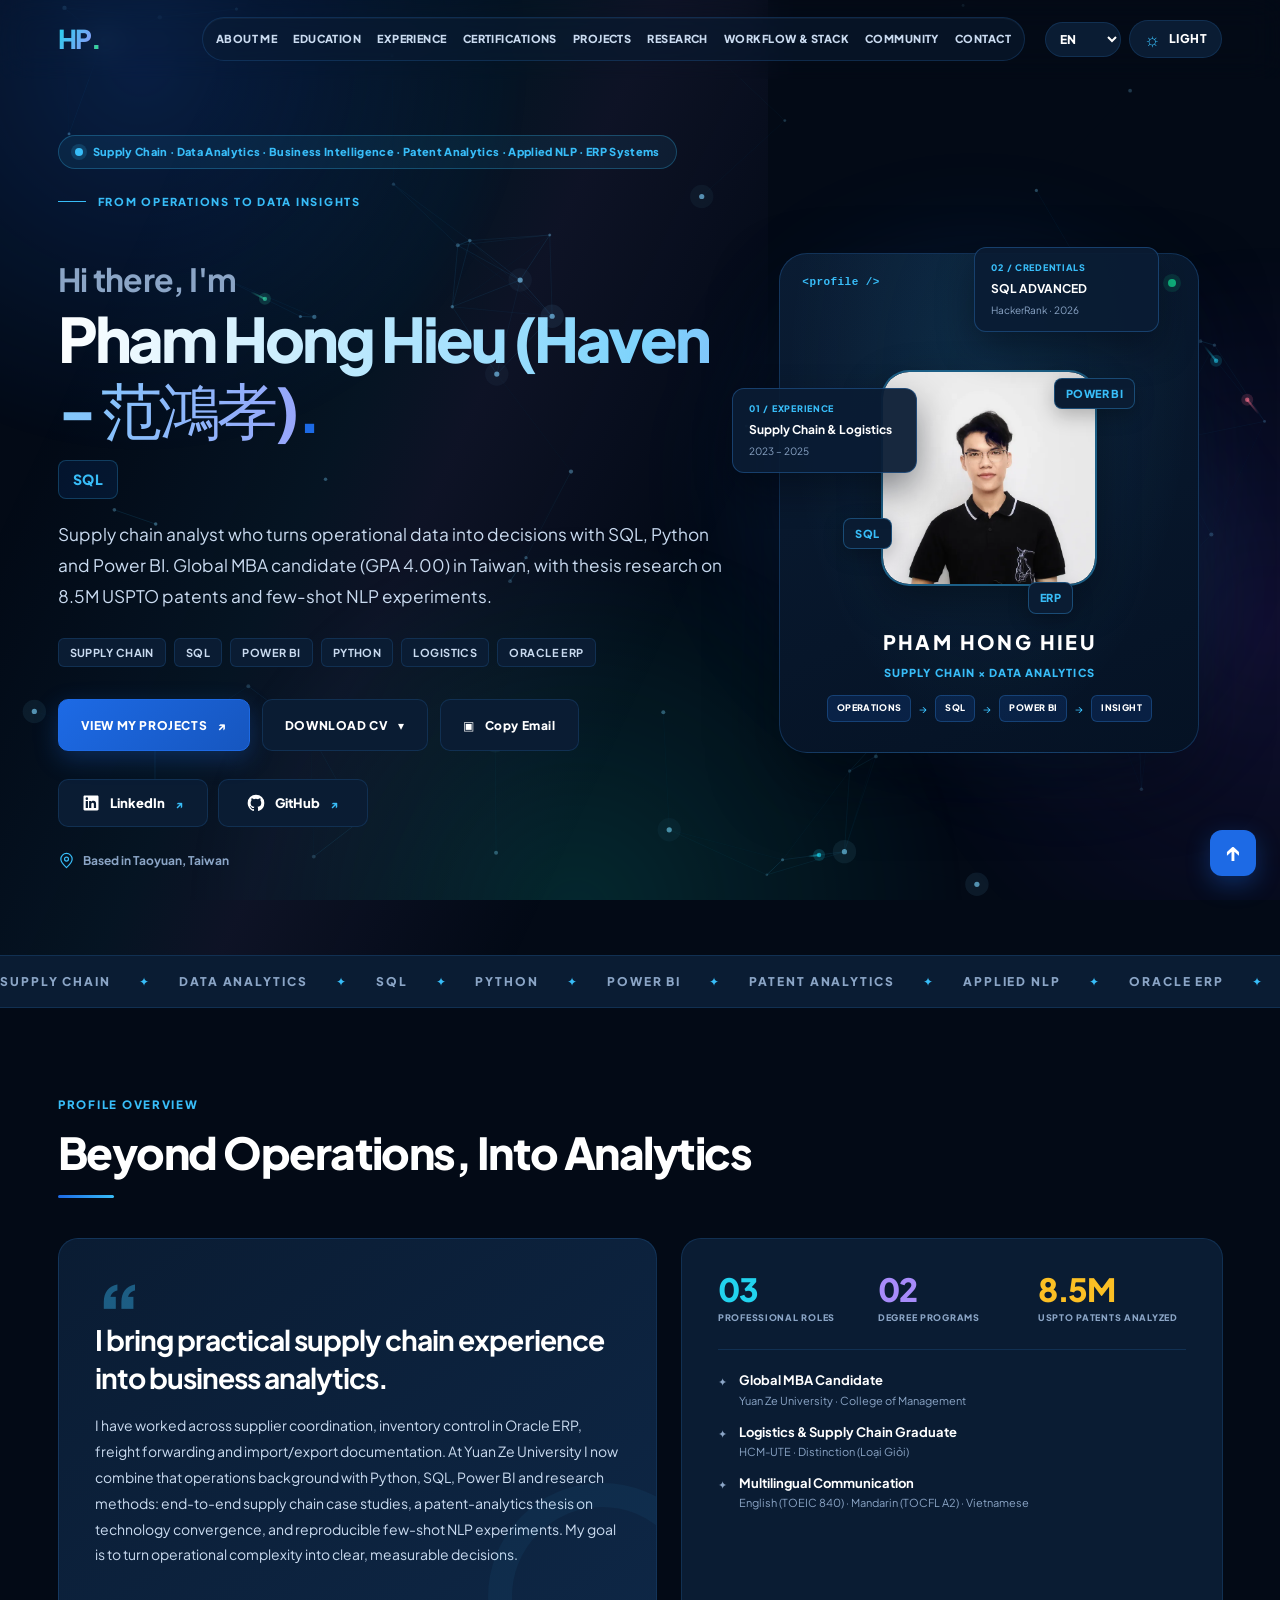
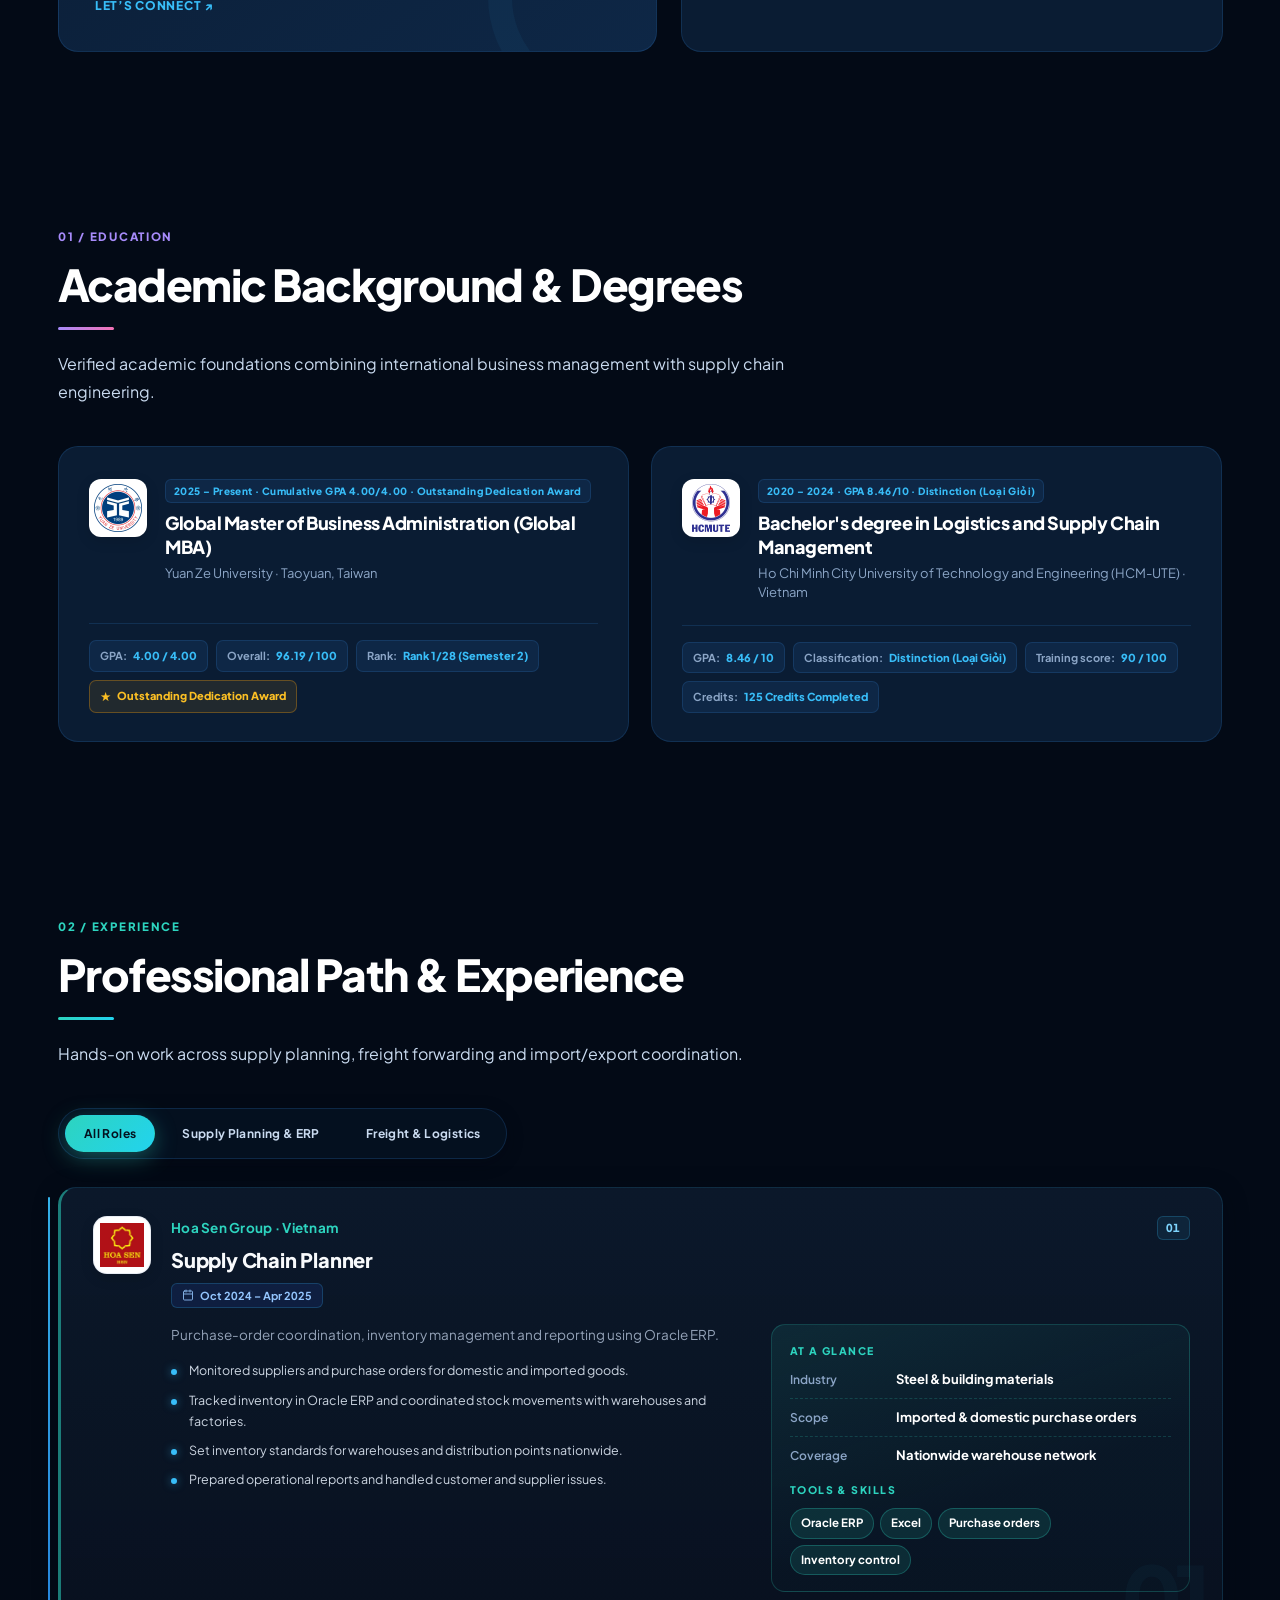
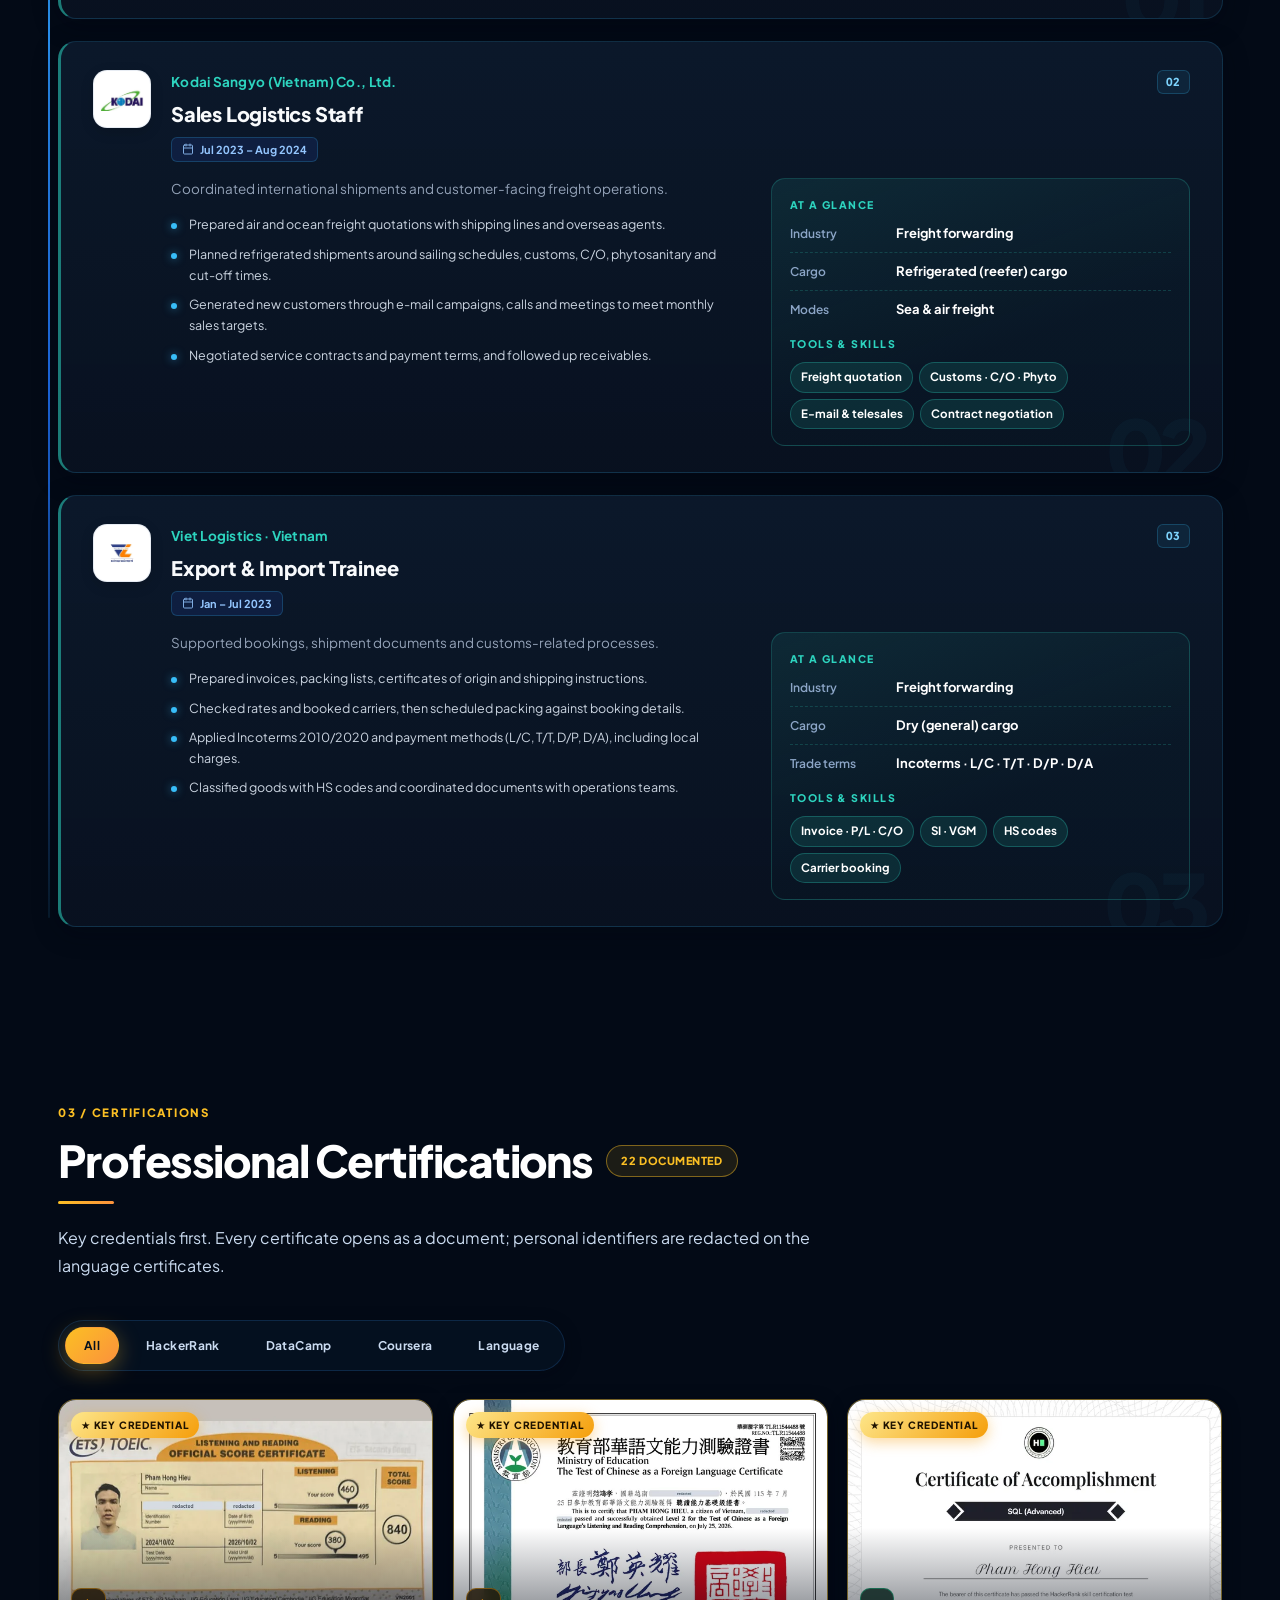
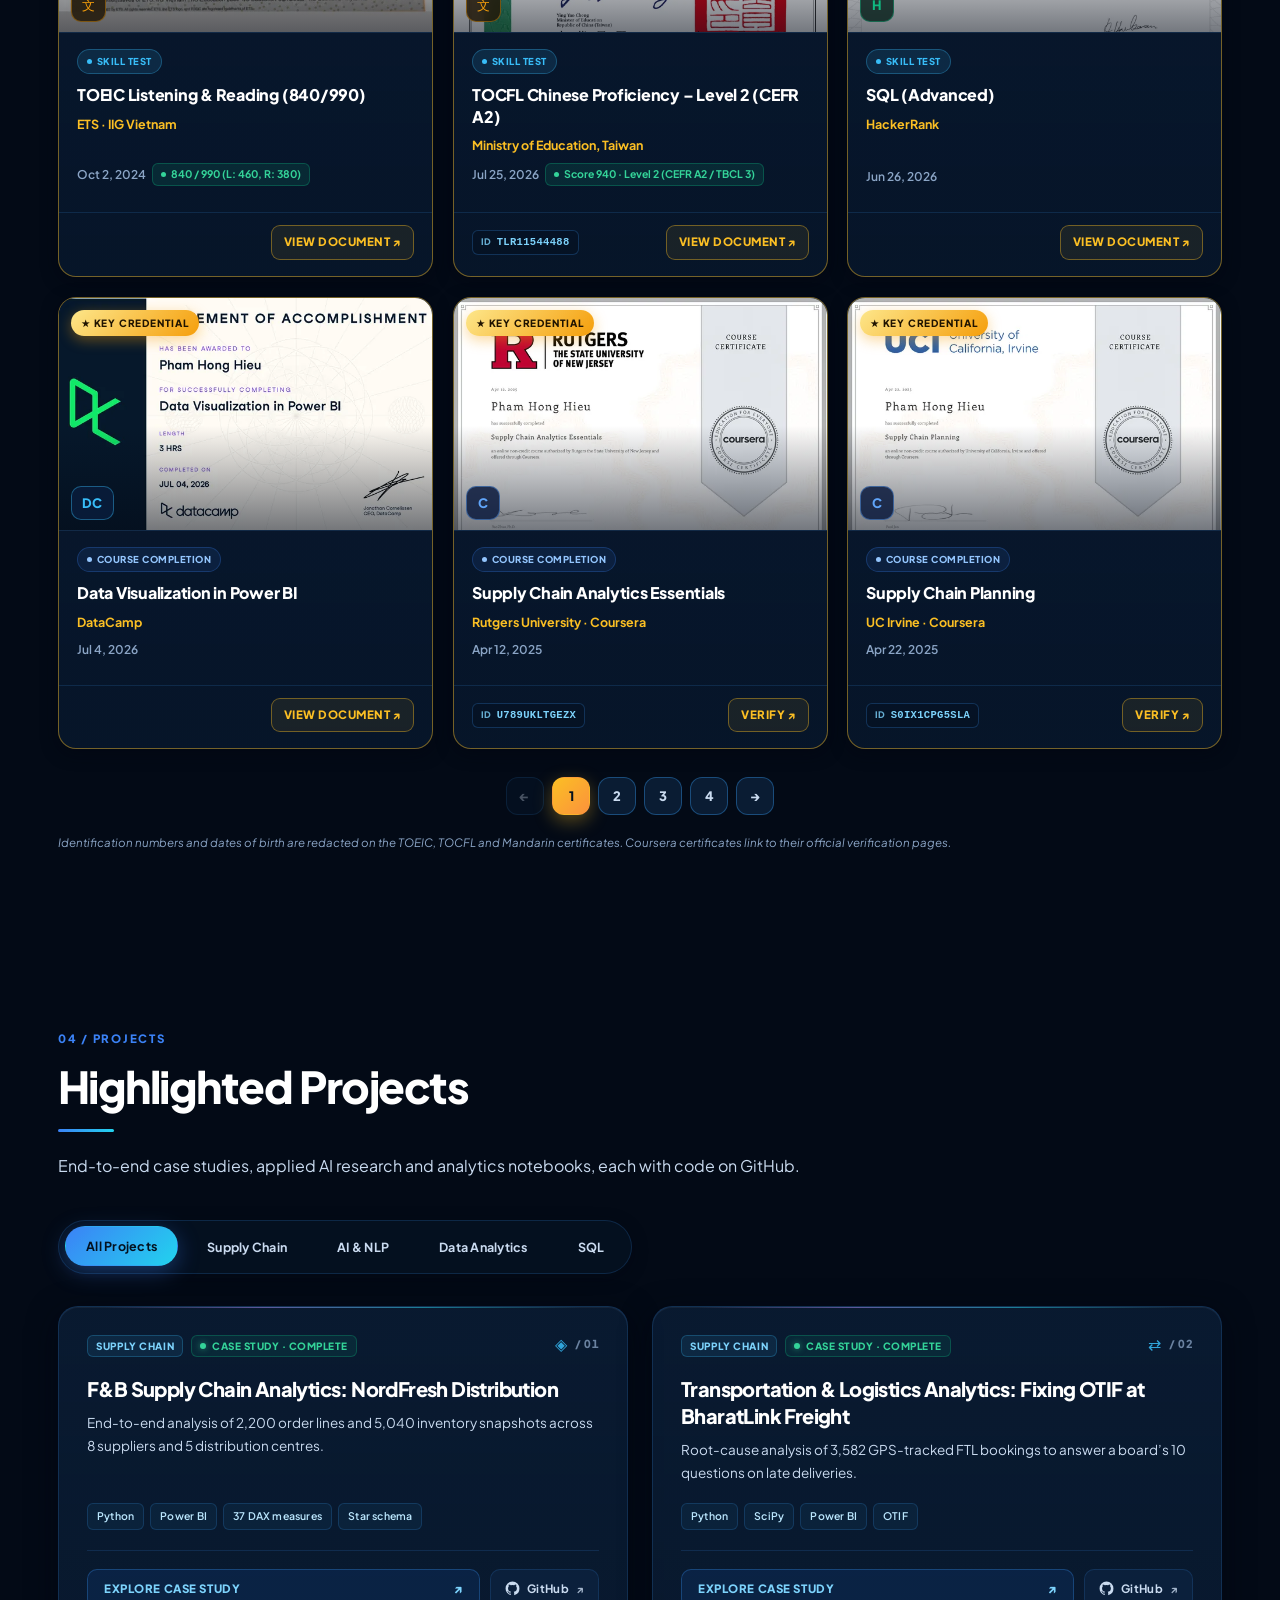
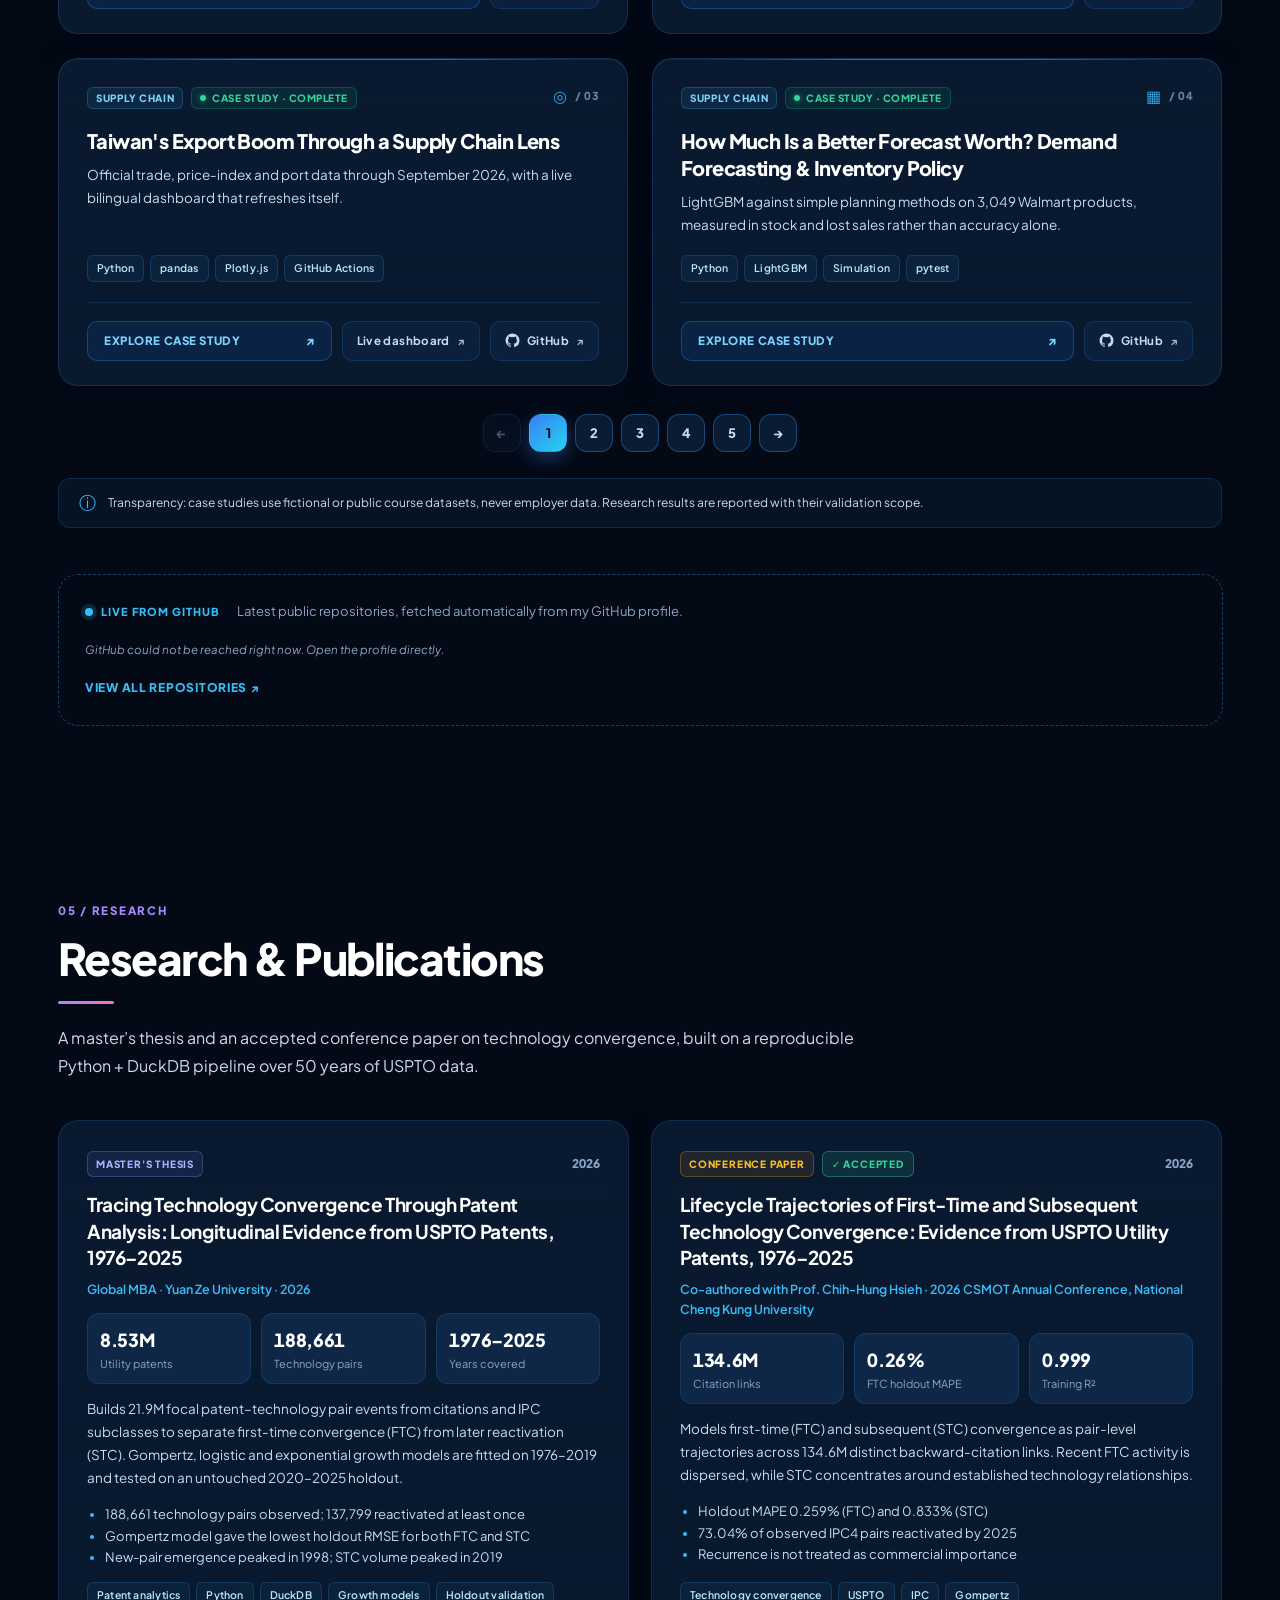
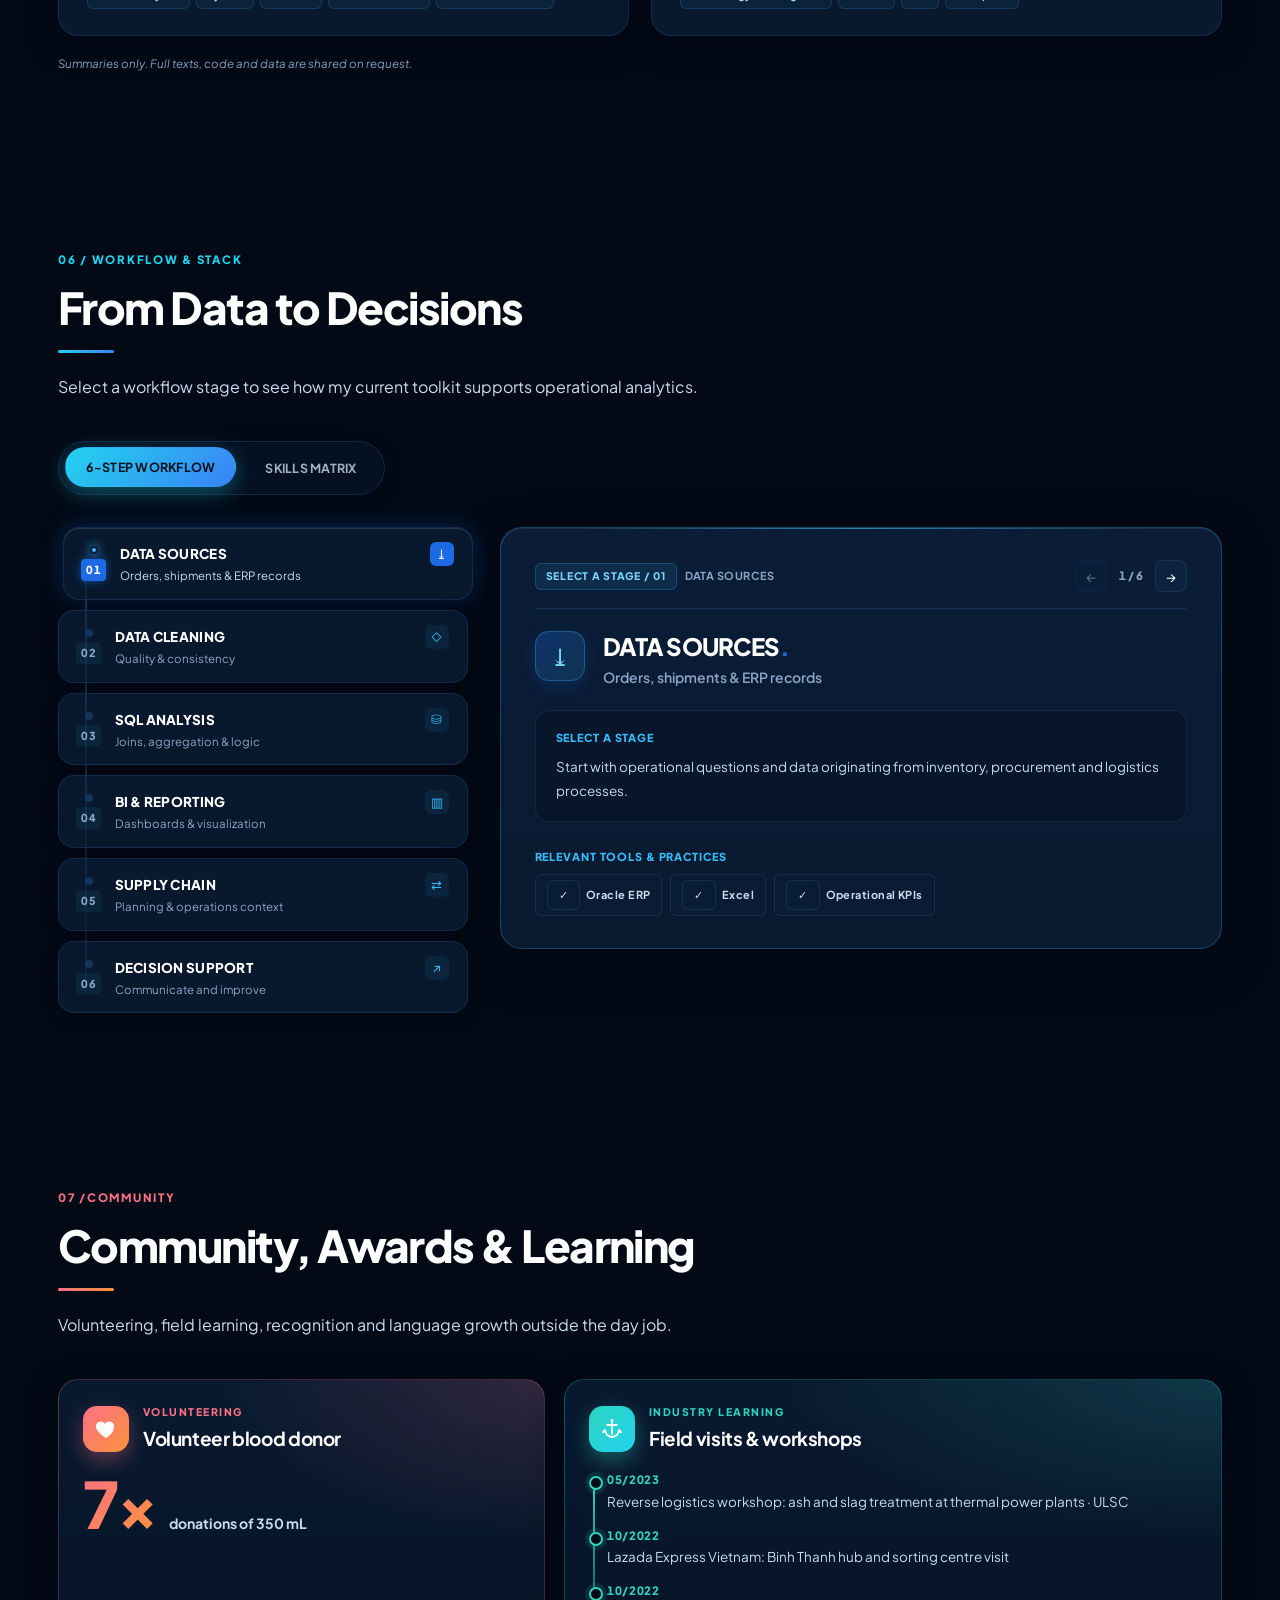
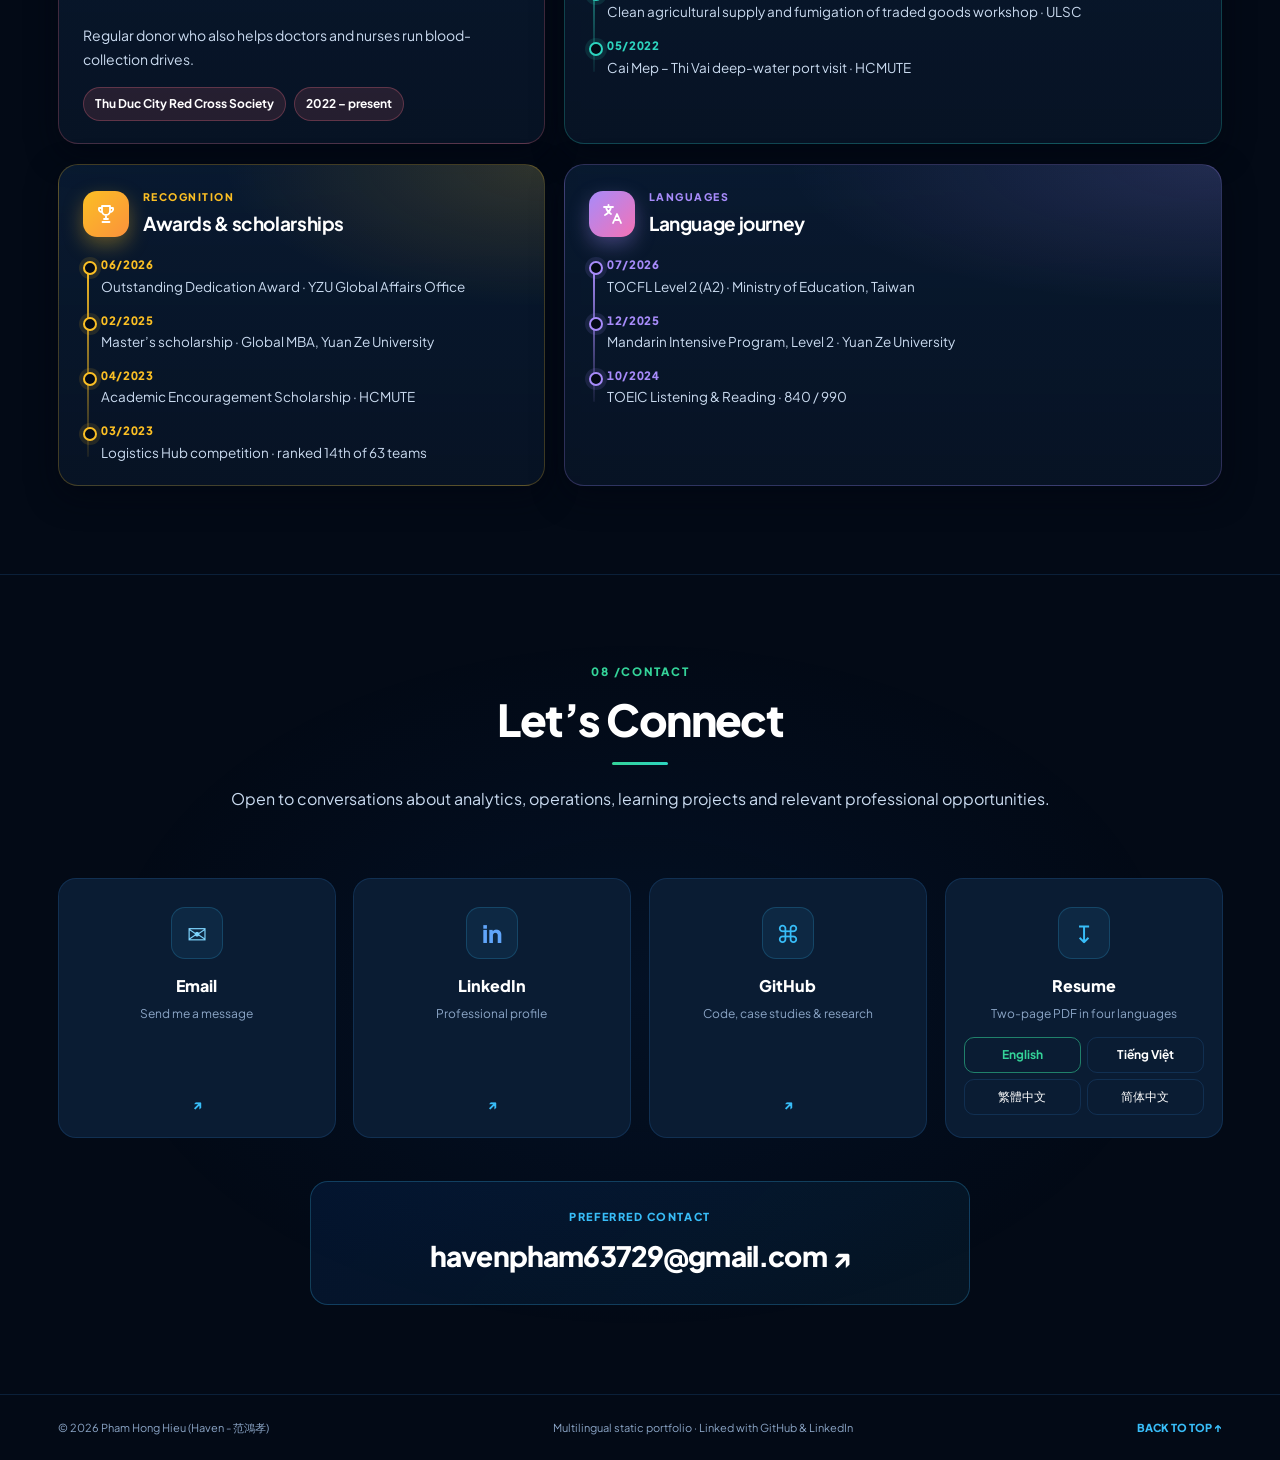
<file: index.html>
<!doctype html>
<html lang="en">
<head>
  <meta charset="utf-8">
  <meta name="viewport" content="width=device-width, initial-scale=1">
  <meta name="theme-color" content="#030A16" media="(prefers-color-scheme: dark)">
  <meta name="description" content="Pham Hong Hieu (Haven - 范鴻孝) — Supply Chain Analytics, Data Analytics and Applied AI Research Portfolio. Case studies, research, experience and certifications.">
  <title>Pham Hong Hieu (Haven - 范鴻孝) | Supply Chain × Data Analytics × AI Research</title>
  <link rel="canonical" href="https://haven-portfolio02.vercel.app/">
<link rel="alternate" hreflang="en" href="https://haven-portfolio02.vercel.app/?lang=en">
<link rel="alternate" hreflang="vi" href="https://haven-portfolio02.vercel.app/?lang=vi">
<link rel="alternate" hreflang="zh-Hant" href="https://haven-portfolio02.vercel.app/?lang=zh-Hant">
<link rel="alternate" hreflang="zh-Hans" href="https://haven-portfolio02.vercel.app/?lang=zh-Hans">
<link rel="alternate" hreflang="x-default" href="https://haven-portfolio02.vercel.app/">
  <meta property="og:type" content="profile">
  <meta property="og:url" content="https://haven-portfolio02.vercel.app/">
  <meta property="og:title" content="Pham Hong Hieu (Haven) | Supply Chain × Data Analytics × AI Research">
  <meta property="og:description" content="Supply chain analyst using SQL, Python and Power BI. Global MBA (GPA 4.00) with patent-analytics and few-shot NLP research.">
  <meta property="og:image" content="https://haven-portfolio02.vercel.app/assets/profile.jpg">
  <meta name="twitter:card" content="summary">
  <script type="application/ld+json">
  {
    "@context": "https://schema.org",
    "@type": "Person",
    "name": "Pham Hong Hieu",
    "alternateName": ["Haven Pham", "范鴻孝"],
    "jobTitle": "Supply Chain & Data Analyst",
    "url": "https://haven-portfolio02.vercel.app/",
    "image": "https://haven-portfolio02.vercel.app/assets/profile.jpg",
    "alumniOf": [
      {"@type": "CollegeOrUniversity", "name": "Yuan Ze University"},
      {"@type": "CollegeOrUniversity", "name": "Ho Chi Minh City University of Technology and Engineering"}
    ],
    "knowsAbout": ["Supply Chain Management", "Data Analytics", "SQL", "Python", "Power BI", "Patent Analytics", "Natural Language Processing"],
    "sameAs": ["https://github.com/Haven-Pham", "https://www.linkedin.com/in/havenpham"]
  }
  </script>
  <link rel="icon" type="image/svg+xml" href="assets/favicon.svg">
  <link rel="preconnect" href="https://fonts.googleapis.com">
  <link rel="preconnect" href="https://fonts.gstatic.com" crossorigin>
  <link href="https://fonts.googleapis.com/css2?family=Plus+Jakarta+Sans:wght@400;500;600;700;800;900&display=swap" rel="stylesheet">
  <link rel="stylesheet" href="styles.css">
  <link rel="stylesheet" href="enhance.css">
  <script src="content.js" defer></script>
  <script src="main.js" defer></script>
  <script src="motion.js" defer></script>
  <script src="page-network.js" defer></script>
</head>
<body class="theme-dark">
  <div id="top"></div>
  <div class="progress" id="progress"></div>
  <div class="dot-grid" aria-hidden="true"></div>
  <div class="aurora" aria-hidden="true"><span></span><span></span><span></span></div>
  <header class="site-header" id="site-header">
    <div class="nav-shell wrap">
      <a class="brand" href="#top" aria-label="HP, Pham Hong Hieu (Haven), home">HP<span class="brand-dot">.</span></a>
      <nav class="primary-nav" id="nav" aria-label="Main navigation">
        <a data-i18n="navAbout" href="#about"></a>
        <a data-i18n="navEducation" href="#education"></a>
        <a data-i18n="navExperience" href="#experience"></a>
        <a data-i18n="navCerts" href="#certifications"></a>
        <a data-i18n="navProjects" href="#projects"></a>
        <a data-i18n="navResearch" href="#research"></a>
        <a data-i18n="navStack" href="#stack"></a>
        <a data-i18n="navCommunity" href="#community"></a>
        <a data-i18n="navContact" href="#contact"></a>
      </nav>
      <div class="nav-actions">
        <div class="locale-wrap">
          <label class="sr-only" for="language-switcher" data-i18n="websiteLanguage">Website language</label>
          <select id="language-switcher" class="locale-select" aria-label="Website language">
            <option value="en">EN</option><option value="vi">VI</option><option value="zh-Hant">繁體</option><option value="zh-Hans">简体</option>
          </select>
        </div>
        <button id="theme-switcher" class="icon-text-button theme-button" type="button" aria-label="Switch light or dark theme"><span class="theme-symbol" aria-hidden="true">☼</span><span data-i18n="themeLight">LIGHT</span></button>
        <button id="menu-switcher" class="menu-switcher" type="button" aria-label="Open navigation menu" aria-expanded="false"><span></span><span></span><span></span></button>
      </div>
    </div>
  </header>

  <main id="main" tabindex="-1">
    <!-- HERO SECTION -->
    <section class="hero section wrap" id="hero" aria-labelledby="hero-title">
      <div class="hero-text reveal">
        <div class="availability"><span class="pulse"></span><span data-i18n="heroBadge"></span></div>
        <div class="eyebrow"><span class="eyebrow-rule"></span><span data-i18n="heroEyebrow"></span></div>
        <h1 id="hero-title"><span class="hero-greeting" data-i18n="heroGreeting"></span><br><span class="gradient-text" data-i18n="heroName">Pham Hong Hieu (Haven - 范鴻孝)</span><span class="brand-dot">.</span></h1>
        <div class="hero-positioning"><span data-i18n="heroPositioning">Data Analytics | Supply Chain | SQL | ERP</span></div>
        <p class="hero-lead" data-i18n="heroSummary"></p>
        <div class="hero-pills"><span data-i18n="heroPillSupply">SUPPLY CHAIN</span><span>SQL</span><span>POWER BI</span><span>PYTHON</span><span data-i18n="heroPillLogistics">LOGISTICS</span><span>ORACLE ERP</span></div>
        <div class="hero-buttons">
          <a class="btn btn-primary" href="#projects"><span data-i18n="exploreWork">VIEW MY PROJECTS</span><span aria-hidden="true">↗</span></a>
          <div class="cv-menu" id="cv-menu">
            <button class="btn btn-outline" id="cv-toggle" type="button" aria-expanded="false" aria-controls="cv-options"><span data-i18n="viewResume">DOWNLOAD CV</span><span class="cv-caret" aria-hidden="true">▾</span></button>
            <div class="cv-options" id="cv-options" role="group" hidden></div>
          </div>
          <button class="btn btn-outline" id="copy-email" type="button"><span aria-hidden="true">▣</span><span data-i18n="copyEmail">Copy Email</span></button>
        </div>
        <div class="hero-socials">
          <a href="https://www.linkedin.com/in/havenpham" target="_blank" rel="noopener noreferrer" class="social-link"><svg aria-hidden="true" viewBox="0 0 24 24"><use href="#icon-linkedin"></use></svg>LinkedIn <span>↗</span></a>
          <a class="social-link" id="github-hero" href="#contact"><svg aria-hidden="true" viewBox="0 0 24 24"><use href="#icon-github"></use></svg><span>GitHub</span><span id="github-status">···</span></a>
        </div>
        <div class="hero-location"><svg aria-hidden="true" viewBox="0 0 24 24"><use href="#icon-location"></use></svg><span data-i18n="heroLocation">Based in Taoyuan, Taiwan</span></div>
      </div>
      <div class="hero-visual reveal" aria-label="Pham Hong Hieu's supply chain and analytics profile">
        <div class="visual-halo halo-1"></div><div class="visual-halo halo-2"></div>
        <div class="profile-illustration">
          <div class="illustration-top"><span class="code-mark">&lt;profile /&gt;</span><span class="live-pip" title="Active"></span></div>
          <div class="avatar-frame">
            <div class="avatar-card"><img src="assets/profile.webp" alt="Pham Hong Hieu" width="640" height="631" fetchpriority="high" decoding="async"></div>
            <span class="orbit-chip chip-left">SQL</span>
            <span class="orbit-chip chip-right">POWER BI</span>
            <span class="orbit-chip chip-bottom">ERP</span>
          </div>
          <div class="visual-name">PHAM HONG HIEU</div>
          <div class="visual-role" data-i18n="visualRole">SUPPLY CHAIN × DATA ANALYTICS</div>
          <div class="visual-pipeline"><span data-i18n="visualInput">OPERATIONS</span><span class="pipe-arrow">→</span><span>SQL</span><span class="pipe-arrow">→</span><span>POWER BI</span><span class="pipe-arrow">→</span><span data-i18n="visualOutput">INSIGHT</span></div>
        </div>
        <div class="floating-card floating-one"><span class="floating-mini" data-i18n="floatExpBadge">01 / EXPERIENCE</span><strong data-i18n="floatRole">Supply Chain &amp; Logistics</strong><small data-i18n="floatExpYears">2023 – 2025</small></div>
        <div class="floating-card floating-two"><span class="floating-mini" data-i18n="floatCredBadge">02 / CREDENTIALS</span><strong data-i18n="floatCredTitle">SQL ADVANCED</strong><small data-i18n="floatCredIssuer">HackerRank · 2026</small></div>
      </div>
    </section>

    <div class="marquee" aria-hidden="true"><div class="marquee-track"><span>SUPPLY CHAIN</span> ✦ <span>DATA ANALYTICS</span> ✦ <span>SQL</span> ✦ <span>PYTHON</span> ✦ <span>POWER BI</span> ✦ <span>PATENT ANALYTICS</span> ✦ <span>APPLIED NLP</span> ✦ <span>ORACLE ERP</span> ✦ <span>LOGISTICS</span> ✦ <span>SUPPLY CHAIN</span> ✦ <span>DATA ANALYTICS</span> ✦</div></div>

    <!-- PROFILE OVERVIEW -->
    <section class="section wrap about-section" id="about">
      <div class="section-title reveal"><p class="section-overline" data-i18n="aboutOverline">PROFILE OVERVIEW</p><h2 data-i18n="aboutHeading"></h2><div class="section-rule"></div></div>
      <div class="about-grid">
        <div class="about-primary reveal"><div class="quote-mark">“</div><h3 data-i18n="aboutStatement"></h3><p data-i18n="aboutParagraph"></p><a href="#contact" class="text-arrow" data-i18n="talkAboutWork"></a></div>
        <div class="about-info reveal">
          <div class="mini-stat-grid"><div class="stat"><strong>03</strong><span data-i18n="statRoles"></span></div><div class="stat"><strong>02</strong><span data-i18n="statDegrees"></span></div><div class="stat"><strong>8.5M</strong><span data-i18n="statPatents"></span></div></div>
          <div class="candidate-highlights">
            <div class="highlight-item"><span class="highlight-icon">✦</span><div><strong data-i18n="highlightMbaTitle">Global MBA Candidate</strong><span data-i18n="highlightMbaSchool">Yuan Ze University · College of Management</span></div></div>
            <div class="highlight-item"><span class="highlight-icon">✦</span><div><strong data-i18n="highlightBachelorTitle">Logistics &amp; Supply Chain Graduate</strong><span data-i18n="highlightBachelorSchool">HCM-UTE · Distinction (Loại Giỏi)</span></div></div>
            <div class="highlight-item"><span class="highlight-icon">✦</span><div><strong data-i18n="highlightLangTitle">Multilingual Communication</strong><span data-i18n="highlightLangDesc">English (TOEIC 840) · Mandarin (TOCFL A2) · Vietnamese</span></div></div>
          </div>
        </div>
      </div>
    </section>

    <!-- 01 / EDUCATION SECTION -->
    <section class="section wrap" id="education" data-accent="violet">
      <div class="section-title reveal">
        <p class="section-overline">01 / <span data-i18n="navEducation">EDUCATION</span></p>
        <h2 data-i18n="educationHeading">Academic Background &amp; Degrees</h2>
        <div class="section-rule"></div>
        <p class="section-caption" data-i18n="educationCaption"></p>
      </div>
      <div class="education-grid">
        <article class="education-card reveal">
          <div class="edu-card-header">
            <div class="edu-logo-box"><img src="assets/yuan-ze-university.webp" alt="Yuan Ze University" class="edu-logo-img" width="192" height="192" loading="lazy" decoding="async"></div>
            <div class="edu-header-text">
              <span class="edu-period" data-i18n="mbaYears">2025 – Present</span>
              <h3 data-i18n="mbaDegree">Global Master of Business Administration (Global MBA)</h3>
              <p class="edu-institution" data-i18n="mbaSchool">Yuan Ze University · Taoyuan, Taiwan</p>
            </div>
          </div>
          <div class="edu-meta-badges">
            <div class="edu-meta-chip"><span class="edu-chip-label" data-i18n="eduGpaLabel">GPA:</span><strong class="edu-chip-val">4.00 / 4.00</strong></div>
            <div class="edu-meta-chip"><span class="edu-chip-label" data-i18n="eduOverallLabel">Overall:</span><strong class="edu-chip-val">96.19 / 100</strong></div>
            <div class="edu-meta-chip"><span class="edu-chip-label" data-i18n="eduRankLabel">Rank:</span><span class="edu-chip-val" data-i18n="mbaRank">Rank 1/28 (Semester 2)</span></div>
            <div class="edu-meta-chip edu-award-chip"><span class="edu-award-star">★</span><span data-i18n="mbaAward">Outstanding Dedication Award</span></div>
          </div>
        </article>
        <article class="education-card reveal">
          <div class="edu-card-header">
            <div class="edu-logo-box"><img src="assets/hcm-ute.webp" alt="HCM-UTE" class="edu-logo-img" width="150" height="192" loading="lazy" decoding="async"></div>
            <div class="edu-header-text">
              <span class="edu-period" data-i18n="bachelorYears">2020 – 2024</span>
              <h3 data-i18n="bachelorDegree">Bachelor's degree in Logistics and Supply Chain Management</h3>
              <p class="edu-institution" data-i18n="bachelorSchool">Ho Chi Minh City University of Technology and Engineering (HCM-UTE)</p>
            </div>
          </div>
          <div class="edu-meta-badges">
            <div class="edu-meta-chip"><span class="edu-chip-label" data-i18n="eduGpaLabel">GPA:</span><strong class="edu-chip-val">8.46 / 10</strong></div>
            <div class="edu-meta-chip"><span class="edu-chip-label" data-i18n="eduClassificationLabel">Classification:</span><strong class="edu-chip-val" data-i18n="bachelorClass">Distinction</strong></div>
            <div class="edu-meta-chip"><span class="edu-chip-label" data-i18n="eduTrainingScoreLabel">Training score:</span><strong class="edu-chip-val">90 / 100</strong></div>
            <div class="edu-meta-chip"><span class="edu-chip-label" data-i18n="eduCreditsLabel">Credits:</span><span class="edu-chip-val" data-i18n="eduCreditsVal">125 Credits Completed</span></div>
          </div>
        </article>
      </div>
    </section>

    <!-- 02 / EXPERIENCE SECTION -->
    <section class="section wrap" id="experience" data-accent="teal">
      <div class="section-title reveal"><p class="section-overline">02 / <span data-i18n="navExperience"></span></p><h2 data-i18n="experienceHeading"></h2><div class="section-rule"></div><p class="section-caption" data-i18n="experienceCaption"></p></div>
      <div class="tabs reveal" id="experience-tabs" role="tablist" aria-label="Experience categories"></div>
      <div id="experience-list" class="experience-list" aria-live="polite"></div>
    </section>

    <!-- 03 / CERTIFICATIONS SECTION -->
    <section class="section wrap" id="certifications" data-accent="amber">
      <div class="section-title reveal"><p class="section-overline">03 / <span data-i18n="navCerts"></span></p><div class="certs-heading"><h2 data-i18n="certsHeading"></h2><span class="counter-badge" data-i18n="certCount">12 VERIFIED</span></div><div class="section-rule"></div><p class="section-caption" data-i18n="certsCaption"></p></div>
      <div class="tabs cert-tabs reveal" id="cert-tabs" role="tablist" aria-label="Certificate providers"></div>
      <div class="cert-grid" id="cert-grid"></div><div id="cert-pager"></div><p class="content-note" data-i18n="certPrivacy"></p>
    </section>

    <!-- 04 / PROJECTS SECTION -->
    <section class="section wrap" id="projects" data-accent="blue">
      <div class="section-title reveal"><p class="section-overline">04 / <span data-i18n="navProjects"></span></p><h2 data-i18n="projectsHeading"></h2><div class="section-rule"></div><p class="section-caption" data-i18n="projectsCaption"></p></div>
      <div class="tabs reveal" id="project-tabs" role="tablist" aria-label="Project categories"></div>
      <div class="project-grid" id="project-grid" aria-live="polite"></div>
      <div id="project-pager"></div>
      <div class="project-disclaimer"><span>ⓘ</span><span data-i18n="projectDisclaimer"></span></div>
      <div class="gh-feed reveal" id="github-feed" aria-live="polite"></div>
    </section>

    <!-- 05 / RESEARCH SECTION -->
    <section class="section wrap" id="research" data-accent="violet">
      <div class="section-title reveal"><p class="section-overline">05 / <span data-i18n="navResearch"></span></p><h2 data-i18n="researchHeading"></h2><div class="section-rule"></div><p class="section-caption" data-i18n="researchCaption"></p></div>
      <div class="research-grid" id="research-grid"></div>
      <p class="content-note" data-i18n="researchNote"></p>
    </section>

    <!-- 06 / WORKFLOW & STACK SECTION -->
    <section class="section wrap" id="stack" data-accent="cyan">
      <div class="section-title reveal"><p class="section-overline">06 / <span data-i18n="navStack"></span></p><h2 data-i18n="stackHeading"></h2><div class="section-rule"></div><p class="section-caption" data-i18n="stackCaption"></p></div>
      <div class="stack-controls"><button type="button" class="view-toggle active" data-stack-view="workflow" data-i18n="stackWorkflow"></button><button type="button" class="view-toggle" data-stack-view="skills" data-i18n="stackSkills"></button></div>
      <div id="stack-workflow" class="stack-panel"><div id="stage-grid" class="stage-grid" role="tablist" aria-label="Workflow stages"></div><div id="stage-description" class="stage-description" aria-live="polite"></div></div>
      <div id="stack-skills" class="stack-panel" hidden></div>
    </section>

    <!-- 07 / COMMUNITY SECTION -->
    <section class="section wrap" id="community" data-accent="rose"><div class="section-title reveal"><p class="section-overline">07 /<span data-i18n="navCommunity"></span></p><h2 data-i18n="communityHeading"></h2><div class="section-rule"></div><p class="section-caption" data-i18n="communityCaption"></p></div><div class="bento-grid" id="community-grid"></div></section>

    <!-- 08 / CONTACT SECTION -->
    <section class="section contact-section" id="contact" data-accent="emerald">
      <div class="wrap">
        <div class="section-title centered reveal">
          <p class="section-overline">08 /<span data-i18n="navContact"></span></p>
          <h2 data-i18n="contactHeading"></h2>
          <div class="section-rule"></div>
          <p class="section-caption" data-i18n="contactCaption"></p>
        </div>
        <div class="contact-grid" id="contact-grid"></div>
        <div class="contact-email reveal">
          <span data-i18n="preferredContact">PREFERRED DIRECT CONTACT</span>
          <a href="mailto:havenpham63729@gmail.com">havenpham63729@gmail.com ↗</a>
        </div>
      </div>
    </section>
  </main>

  <footer class="footer wrap"><span>© <span id="year">2026</span> Pham Hong Hieu (Haven - 范鴻孝)</span><span data-i18n="footerNote"></span><a href="#top" data-i18n="backToTop"></a></footer>
  <a class="back-to-top" href="#top" aria-label="Back to top" title="Back to top">↑</a>
  <dialog id="project-dialog" class="project-dialog"><button type="button" class="dialog-close" id="dialog-close" aria-label="Close">×</button><div id="project-dialog-content"></div></dialog>
  <div id="toast" class="toast" role="status" aria-live="polite"></div>
  <svg aria-hidden="true" style="position:absolute;width:0;height:0;overflow:hidden" xmlns="http://www.w3.org/2000/svg"><defs>
    <symbol id="icon-linkedin" viewBox="0 0 24 24"><path fill="currentColor" d="M20.45 2H3.55C2.69 2 2 2.69 2 3.55v16.9C2 21.31 2.69 22 3.55 22h16.9c.86 0 1.55-.69 1.55-1.55V3.55C22 2.69 21.31 2 20.45 2ZM7.94 18.75H4.98V9.2h2.96v9.55ZM6.46 7.9a1.71 1.71 0 1 1 0-3.42 1.71 1.71 0 0 1 0 3.42Zm12.29 10.85H15.8V14.1c0-1.11-.02-2.54-1.55-2.54-1.56 0-1.8 1.21-1.8 2.46v4.73h-2.96V9.2h2.84v1.31h.04c.4-.75 1.36-1.55 2.79-1.55 2.98 0 3.59 1.96 3.59 4.51v5.28Z"/></symbol>
    <symbol id="icon-github" viewBox="0 0 24 24"><path fill="currentColor" d="M12 .9A11.1 11.1 0 0 0 .9 12c0 4.9 3.17 9.06 7.56 10.53.56.11.76-.24.76-.53v-1.9c-3.07.67-3.73-1.3-3.73-1.3-.5-1.28-1.22-1.62-1.22-1.62-1-.7.07-.69.07-.69 1.1.08 1.67 1.13 1.67 1.13.98 1.68 2.57 1.2 3.2.91.1-.71.38-1.2.69-1.48-2.45-.28-5.03-1.23-5.03-5.47 0-1.2.43-2.18 1.14-2.95-.11-.28-.49-1.4.11-2.92 0 0 .93-.3 3.05 1.13a10.7 10.7 0 0 1 5.55 0c2.12-1.43 3.05-1.13 3.05-1.13.61 1.52.23 2.64.11 2.92.71.77 1.14 1.75 1.14 2.95 0 4.25-2.59 5.19-5.05 5.46.39.34.74 1 .74 2.02v2.99c0 .29.2.64.77.53A11.1 11.1 0 0 0 23.1 12 11.1 11.1 0 0 0 12 .9Z"/></symbol>
    <symbol id="icon-location" viewBox="0 0 24 24"><path fill="none" stroke="currentColor" stroke-width="1.7" stroke-linecap="round" stroke-linejoin="round" d="M20 10c0 5-8 12-8 12S4 15 4 10a8 8 0 1 1 16 0Z"/><circle fill="none" stroke="currentColor" stroke-width="1.7" cx="12" cy="10" r="2.8"/></symbol>
  </defs></svg>
</body>
</html>
</file>
<file: styles.css>
/* ==========================================================================
   PHAM HONG HIEU — PROFESSIONAL PORTFOLIO
   Theme: Technical Blue & Deep Navy Design System
   Aesthetic: Modern, Corporate, Academic, Data & Technology Oriented
   ========================================================================== */

:root {
  font-family: 'Plus Jakarta Sans', 'Inter', -apple-system, BlinkMacSystemFont, 'Segoe UI', Roboto, Helvetica, Arial, sans-serif;
  font-synthesis: none;
  -webkit-font-smoothing: antialiased;
  -moz-osx-font-smoothing: grayscale;
  scroll-behavior: smooth;
}

* {
  box-sizing: border-box;
}

html {
  scroll-padding-top: 104px;
}

body {
  margin: 0;
  line-height: 1.6;
  min-width: 320px;
  overflow-x: hidden;
  transition: background 0.25s ease, color 0.25s ease;
}

/* --------------------------------------------------------------------------
   THEME PALETTES
   -------------------------------------------------------------------------- */

body.theme-dark {
  --bg: #030A16;
  --bg-secondary: #061324;
  --bg-card: #0A1C33;
  --header: rgba(3, 10, 22, 0.92);
  --surface: #0A1C33;
  --surface-2: #0E2746;
  --surface-3: #14355E;
  --text: #FFFFFF;
  --muted: #CADBF0;
  --soft: #8BA5C6;
  --line: rgba(56, 148, 240, 0.16);
  --line-strong: rgba(56, 160, 248, 0.36);
  --primary: #1D6AE5;
  --primary-hover: #1656BF;
  --primary-active: #1246A0;
  --accent: #38BDF8;
  --accent-bright: #7DD3FC;
  --accent-glow: rgba(56, 189, 248, 0.14);
  --state-hover: #0E2746;
  --state-active: #1D6AE5;
  --gold: #F59E0B;
  --award-gold: #FBBF24;
  --dotted: rgba(56, 150, 240, 0.07);
  --modal: #0A1C33;
  --shadow: rgba(1, 6, 16, 0.55);
  color: var(--text);
  background: var(--bg);
}

body.theme-light {
  --bg: #F4F8FD;
  --bg-secondary: #EBF3FC;
  --bg-card: #FFFFFF;
  --header: rgba(244, 248, 253, 0.95);
  --surface: #FFFFFF;
  --surface-2: #EEF5FC;
  --surface-3: #E1EDF9;
  --text: #091E36;
  --muted: #2E4663;
  --soft: #526E8C;
  --line: rgba(29, 106, 229, 0.14);
  --line-strong: rgba(29, 106, 229, 0.32);
  --primary: #1D6AE5;
  --primary-hover: #1656BF;
  --primary-active: #1246A0;
  --accent: #0284C7;
  --accent-bright: #0369A1;
  --accent-glow: rgba(29, 106, 229, 0.10);
  --state-hover: #EEF5FC;
  --state-active: #1D6AE5;
  --gold: #D97706;
  --award-gold: #D97706;
  --dotted: rgba(29, 106, 229, 0.06);
  --modal: #FFFFFF;
  --shadow: rgba(9, 30, 54, 0.08);
  color: var(--text);
  background: var(--bg);
}

button, select {
  font: inherit;
}

button {
  cursor: pointer;
}

a {
  text-decoration: none;
  color: inherit;
}

p, h1, h2, h3, h4 {
  margin-top: 0;
}

img {
  max-width: 100%;
  display: block;
}

::selection {
  color: #FFFFFF;
  background: var(--primary);
}

.wrap {
  max-width: 1360px;
  margin: 0 auto;
  padding-left: clamp(20px, 4.5vw, 64px);
  padding-right: clamp(20px, 4.5vw, 64px);
}

.sr-only {
  position: absolute;
  left: -9999px;
  width: 1px;
  height: 1px;
  overflow: hidden;
}

.progress {
  height: 3px;
  position: fixed;
  inset: 0 auto auto 0;
  z-index: 110;
  background: linear-gradient(90deg, var(--primary), var(--accent-bright));
  width: 0%;
  pointer-events: none;
}

.dot-grid {
  position: absolute;
  inset: 0;
  z-index: -1;
  pointer-events: none;
  background-image: radial-gradient(var(--dotted) 1.2px, transparent 1.2px);
  background-size: 36px 36px;
  mask-image: linear-gradient(black, transparent 96%);
}

/* --------------------------------------------------------------------------
   SITE HEADER & NAVIGATION
   -------------------------------------------------------------------------- */

.site-header {
  position: sticky;
  top: 0;
  z-index: 100;
  background: var(--header);
  backdrop-filter: blur(16px);
  -webkit-backdrop-filter: blur(16px);
  border-bottom: 1px solid var(--line);
  transition: background 0.25s ease;
}

.nav-shell {
  height: 84px;
  display: flex;
  align-items: center;
  gap: 20px;
}

.brand {
  font-weight: 900;
  font-size: 26px;
  letter-spacing: -1.5px;
  color: var(--accent);
  white-space: nowrap;
  line-height: 1;
}

.brand-dot {
  color: var(--primary);
}

.primary-nav {
  display: flex;
  align-items: center;
  gap: clamp(8px, 1.35vw, 22px);
  margin-left: auto;
}

.primary-nav a {
  font-size: 12px;
  letter-spacing: 0.04em;
  font-weight: 800;
  color: var(--text);
  white-space: nowrap;
  padding: 6px 6px;
  position: relative;
  border-radius: 4px;
  transition: color 0.2s cubic-bezier(0.16, 1, 0.3, 1), background-color 0.2s ease;
}

.primary-nav a::after {
  content: '';
  position: absolute;
  bottom: 0;
  left: 50%;
  right: 50%;
  height: 2px;
  background: linear-gradient(90deg, var(--primary), var(--accent));
  border-radius: 2px;
  opacity: 0;
  transition: left 0.22s cubic-bezier(0.16, 1, 0.3, 1),
              right 0.22s cubic-bezier(0.16, 1, 0.3, 1),
              opacity 0.2s ease;
}

.primary-nav a:hover {
  color: var(--accent);
}

.primary-nav a:hover::after {
  left: 6px;
  right: 6px;
  opacity: 0.55;
}

.primary-nav a.selected {
  color: var(--accent);
}

.primary-nav a.selected::after {
  left: 6px;
  right: 6px;
  opacity: 1;
}

.primary-nav a:focus-visible {
  outline: 2px solid var(--accent);
  outline-offset: 3px;
}

.nav-actions {
  display: flex;
  align-items: center;
  gap: 8px;
}

.locale-select {
  min-width: 76px;
  background: var(--surface);
  border: 1px solid var(--line);
  color: var(--text);
  border-radius: 20px;
  padding: 8px 10px;
  cursor: pointer;
  font-weight: 800;
  font-size: 12px;
  outline-offset: 3px;
  transition: border-color 0.15s ease;
}

.locale-select:hover {
  border-color: var(--line-strong);
}

.icon-text-button {
  display: flex;
  align-items: center;
  gap: 8px;
  background: var(--surface);
  border: 1px solid var(--line);
  border-radius: 20px;
  color: var(--text);
  font-size: 12px;
  letter-spacing: 0.04em;
  font-weight: 800;
  padding: 8px 14px;
  white-space: nowrap;
  transition: border-color 0.15s ease, background 0.15s ease;
}

.icon-text-button:hover {
  border-color: var(--line-strong);
  background: var(--surface-2);
}

.theme-symbol {
  color: var(--accent);
  font-size: 18px;
  line-height: 1;
}

.menu-switcher {
  display: none;
  width: 40px;
  height: 40px;
  align-items: center;
  justify-content: center;
  flex-direction: column;
  gap: 5px;
  background: var(--surface);
  border: 1px solid var(--line);
  border-radius: 10px;
}

.menu-switcher span {
  display: block;
  width: 18px;
  height: 2px;
  background: var(--accent);
  border-radius: 4px;
}

/* --------------------------------------------------------------------------
   SHARED SECTION HEADINGS
   -------------------------------------------------------------------------- */

.section {
  position: relative;
  padding-top: 88px;
  padding-bottom: 88px;
}

.section-title {
  margin: 0 0 40px;
}

.section-overline {
  font-weight: 800;
  letter-spacing: 0.15em;
  color: var(--accent);
  font-size: 11.5px;
  margin: 0 0 12px;
  text-transform: uppercase;
}

.section-title h2 {
  font-size: clamp(28px, 3.5vw, 44px);
  line-height: 1.2;
  letter-spacing: -0.035em;
  font-weight: 900;
  max-width: 980px;
  margin: 0 0 16px;
  color: var(--text);
}

.section-rule {
  width: 56px;
  height: 3px;
  border-radius: 8px;
  background: linear-gradient(90deg, var(--primary), var(--accent));
  margin-bottom: 20px;
}

.section-caption {
  color: var(--muted);
  font-size: 16px;
  max-width: 820px;
  line-height: 1.75;
}

.section-title.centered {
  display: flex;
  flex-direction: column;
  align-items: center;
  text-align: center;
}

.section-title.centered .section-rule {
  margin-left: auto;
  margin-right: auto;
}

.section-title.centered .section-caption {
  margin-left: auto;
  margin-right: auto;
}

/* --------------------------------------------------------------------------
   HERO SECTION
   -------------------------------------------------------------------------- */

.hero {
  min-height: 740px;
  display: grid;
  grid-template-columns: minmax(0, 1.18fr) minmax(0, 0.82fr);
  align-items: center;
  gap: 40px;
  padding-top: 56px;
  padding-bottom: 84px;
}

.availability {
  border: 1px solid rgba(56, 189, 248, 0.28);
  background: rgba(56, 189, 248, 0.08);
  display: inline-flex;
  align-items: center;
  gap: 10px;
  border-radius: 32px;
  padding: 7px 16px;
  color: var(--accent);
  font-weight: 800;
  font-size: 11px;
  letter-spacing: 0.03em;
  max-width: 100%;
  margin-bottom: 24px;
}

.pulse {
  height: 8px;
  width: 8px;
  display: inline-block;
  border-radius: 100%;
  background: var(--accent);
  flex-shrink: 0;
  box-shadow: 0 0 0 4px rgba(56, 189, 248, 0.16);
  animation: pulse 2.6s ease-in-out infinite;
}

@keyframes pulse {
  50% {
    box-shadow: 0 0 0 9px rgba(56, 189, 248, 0.02);
  }
}

.eyebrow {
  color: var(--accent);
  font-size: 11px;
  font-weight: 800;
  letter-spacing: 0.16em;
  margin-bottom: 22px;
  display: flex;
  gap: 12px;
  align-items: center;
  text-transform: uppercase;
}

.eyebrow-rule {
  background: var(--accent);
  height: 1px;
  width: 28px;
  flex-shrink: 0;
}

.hero h1 {
  font-size: clamp(44px, 4.8vw, 74px);
  line-height: 1.15;
  letter-spacing: -0.05em;
  font-weight: 900;
  margin: 0 0 16px;
}

.hero-greeting {
  font-size: clamp(24px, 2.5vw, 36px);
  font-weight: 700;
  letter-spacing: -0.02em;
  color: var(--soft);
}

.gradient-text {
  color: var(--text);
  background: linear-gradient(110deg, #FFFFFF 25%, #7DD3FC 75%, var(--accent) 100%);
  -webkit-background-clip: text;
  background-clip: text;
  -webkit-text-fill-color: transparent;
}

.theme-light .gradient-text {
  background: linear-gradient(110deg, #091E36 25%, var(--primary) 85%, var(--accent) 100%);
  -webkit-background-clip: text;
  background-clip: text;
  -webkit-text-fill-color: transparent;
}

.hero-positioning {
  display: inline-flex;
  align-items: center;
  border: 1px solid rgba(56, 189, 248, 0.24);
  background: rgba(18, 102, 214, 0.12);
  border-radius: 8px;
  padding: 7px 14px;
  font-weight: 800;
  font-size: 14px;
  letter-spacing: 0.04em;
  color: var(--accent);
  margin-bottom: 20px;
}

.theme-light .hero-positioning {
  background: rgba(18, 102, 214, 0.08);
  border-color: rgba(18, 102, 214, 0.22);
  color: var(--primary);
}

.hero-lead {
  color: var(--muted);
  line-height: 1.8;
  font-size: clamp(16px, 1.35vw, 19px);
  max-width: 720px;
  margin: 0 0 26px;
}

.hero-pills {
  display: flex;
  gap: 8px;
  flex-wrap: wrap;
  margin-bottom: 32px;
}

.hero-pills span,
.tech-tags span,
.stage-tags span {
  font-weight: 700;
  color: var(--muted);
  border: 1px solid var(--line);
  background: var(--surface);
  font-size: 11px;
  letter-spacing: 0.04em;
  border-radius: 6px;
  padding: 5px 11px;
  transition: border-color 0.15s ease;
}

.hero-pills span:hover {
  border-color: var(--accent);
}

.hero-buttons {
  display: flex;
  gap: 12px;
  align-items: center;
  flex-wrap: wrap;
  margin-bottom: 28px;
}

.btn {
  min-height: 52px;
  display: inline-flex;
  align-items: center;
  justify-content: center;
  gap: 10px;
  padding: 12px 22px;
  border-radius: 10px;
  font-size: 12px;
  font-weight: 800;
  letter-spacing: 0.05em;
  border: 1px solid var(--primary);
  transition: transform 0.2s cubic-bezier(0.16, 1, 0.3, 1),
              box-shadow 0.2s ease,
              background 0.2s ease,
              border-color 0.2s ease;
  white-space: nowrap;
}

.btn:hover,
.social-link:hover {
  transform: translateY(-2px);
}

.btn:active,
.social-link:active {
  transform: translateY(0);
}

.btn:focus-visible,
.social-link:focus-visible,
.tab:focus-visible,
.view-toggle:focus-visible,
.locale-select:focus-visible,
.theme-button:focus-visible,
.menu-switcher:focus-visible {
  outline: 2px solid var(--accent);
  outline-offset: 3px;
}

.btn:hover span:last-child {
  transform: translate(1px, -1px);
  transition: transform 0.2s ease;
}

.btn-primary {
  background: linear-gradient(135deg, var(--primary), var(--primary-hover));
  color: #FFFFFF;
  box-shadow: 0 8px 24px rgba(29, 106, 229, 0.28);
  border-color: var(--primary);
}

.btn-primary:hover {
  box-shadow: 0 12px 32px rgba(29, 106, 229, 0.40);
}

.btn-outline {
  color: var(--text);
  background: var(--surface);
  border-color: var(--line);
}

.btn-outline:hover {
  background: var(--surface-2);
  border-color: var(--line-strong);
}

.hero-socials {
  display: flex;
  gap: 10px;
  flex-wrap: wrap;
}

.social-link {
  height: 48px;
  display: flex;
  align-items: center;
  justify-content: center;
  gap: 10px;
  min-width: 150px;
  padding: 10px 18px;
  border: 1px solid var(--line);
  background: var(--surface);
  border-radius: 10px;
  font-weight: 800;
  font-size: 13px;
  transition: transform 0.18s ease, background 0.18s ease, border-color 0.18s ease;
}

.social-link:hover {
  border-color: var(--line-strong);
}

.social-link svg {
  width: 18px;
  height: 18px;
}

.social-link > span:last-child {
  font-size: 11px;
  color: var(--accent);
}

.hero-location {
  margin-top: 24px;
  color: var(--soft);
  display: flex;
  align-items: center;
  gap: 8px;
  font-size: 12px;
  font-weight: 700;
}

.hero-location svg {
  color: var(--accent);
  width: 17px;
  height: 17px;
}

/* --------------------------------------------------------------------------
   HERO VISUAL / AVATAR CARD
   -------------------------------------------------------------------------- */

.hero-visual {
  min-height: 560px;
  position: relative;
  display: flex;
  align-items: center;
  justify-content: center;
  isolation: isolate;
}

.visual-halo {
  position: absolute;
  border-radius: 100%;
  filter: blur(60px);
  pointer-events: none;
}

.halo-1 {
  width: 420px;
  height: 420px;
  background: rgba(22, 119, 255, 0.15);
  top: 8%;
  left: 2%;
}

.halo-2 {
  width: 280px;
  height: 280px;
  background: rgba(56, 189, 248, 0.12);
  right: 4%;
  bottom: 8%;
}

.profile-illustration {
  width: min(100%, 420px);
  min-height: 500px;
  border-radius: 28px;
  position: relative;
  overflow: hidden;
  background: radial-gradient(ellipse at 50% 25%, rgba(56, 189, 248, 0.12), transparent 68%), linear-gradient(155deg, #0A1C33 0%, #051224 100%);
  border: 1px solid rgba(56, 148, 240, 0.24);
  box-shadow: 0 30px 70px rgba(1, 6, 16, 0.45);
  padding: 24px 24px 28px;
  display: flex;
  flex-direction: column;
  align-items: center;
  justify-content: flex-end;
}

.theme-light .profile-illustration {
  background: radial-gradient(ellipse at 50% 30%, rgba(29, 106, 229, 0.08), transparent 65%), linear-gradient(150deg, #FFFFFF, #EAF2FB);
  border-color: rgba(29, 106, 229, 0.20);
  box-shadow: 0 20px 50px rgba(9, 30, 54, 0.10);
}

.illustration-top {
  position: absolute;
  top: 20px;
  left: 22px;
  right: 22px;
  display: flex;
  justify-content: space-between;
  align-items: center;
  color: var(--soft);
  font-weight: 800;
  font-size: 11px;
  letter-spacing: 0.04em;
  z-index: 1;
}

.code-mark {
  font-family: Consolas, 'Courier New', monospace;
  color: var(--accent);
}

.live-pip {
  width: 8px;
  height: 8px;
  background: #10B981;
  border-radius: 100%;
  box-shadow: 0 0 0 5px rgba(16, 185, 129, 0.16);
}

.avatar-frame {
  height: 264px;
  width: 264px;
  position: relative;
  display: flex;
  align-items: center;
  justify-content: center;
  margin-bottom: 16px;
}

.avatar-card {
  position: relative;
  width: 216px;
  height: 216px;
  border-radius: 28px;
  border: 2px solid rgba(56, 189, 248, 0.42);
  box-shadow: 0 16px 40px rgba(0, 0, 0, 0.35);
  overflow: hidden;
  background: #081B33;
}

.avatar-card img {
  width: 100%;
  height: 100%;
  object-fit: cover;
  border-radius: 26px;
}

.orbit-chip {
  position: absolute;
  display: flex;
  align-items: center;
  justify-content: center;
  background: #0A1C33;
  color: var(--accent);
  border: 1px solid rgba(56, 160, 235, 0.36);
  border-radius: 8px;
  font-size: 11px;
  font-weight: 800;
  box-shadow: 0 6px 20px rgba(0, 0, 0, 0.25);
  padding: 6px 11px;
  z-index: 2;
  letter-spacing: 0.04em;
}

.chip-left {
  left: -14px;
  top: 172px;
}

.chip-right {
  right: -14px;
  top: 32px;
}

.chip-bottom {
  bottom: -4px;
  right: 48px;
}

.visual-name {
  font-weight: 900;
  letter-spacing: 0.12em;
  font-size: 20px;
  color: #FFFFFF;
  z-index: 1;
}

.theme-light .visual-name {
  color: #091E36;
}

.visual-role {
  font-size: 11px;
  letter-spacing: 0.1em;
  color: var(--accent);
  font-weight: 800;
  margin-top: 6px;
  z-index: 1;
}

.visual-pipeline {
  display: flex;
  gap: 8px;
  margin-top: 14px;
  margin-bottom: 2px;
  flex-wrap: wrap;
  justify-content: center;
  align-items: center;
  z-index: 1;
}

.visual-pipeline span:not(.pipe-arrow) {
  background: rgba(29, 106, 229, 0.16);
  border: 1px solid rgba(56, 148, 240, 0.28);
  border-radius: 6px;
  color: var(--text);
  padding: 5px 9px;
  font-size: 9px;
  font-weight: 800;
  letter-spacing: 0.04em;
}

.pipe-arrow {
  color: var(--accent);
  font-size: 11px;
}

.floating-card {
  position: absolute;
  z-index: 3;
  display: flex;
  flex-direction: column;
  gap: 4px;
  min-width: 185px;
  padding: 13px 16px;
  background: rgba(10, 28, 51, 0.94);
  border: 1px solid rgba(56, 148, 240, 0.30);
  border-radius: 12px;
  box-shadow: 0 16px 36px rgba(1, 6, 16, 0.45);
  backdrop-filter: blur(10px);
  -webkit-backdrop-filter: blur(10px);
}

.theme-light .floating-card {
  background: rgba(255, 255, 255, 0.94);
  border-color: rgba(29, 106, 229, 0.20);
  box-shadow: 0 10px 24px rgba(9, 30, 54, 0.12);
}

.floating-card strong {
  font-size: 12px;
  color: var(--text);
}

.floating-card small {
  font-size: 10px;
  color: var(--soft);
}

.floating-mini {
  font-size: 9px;
  font-weight: 800;
  letter-spacing: 0.08em;
  color: var(--accent);
}

.floating-one {
  left: -34px;
  top: 172px;
  bottom: auto;
}

.floating-two {
  left: calc(50% - 20px);
  right: auto;
  top: 26px;
  transform: translateX(-50%);
}

/* --------------------------------------------------------------------------
   MARQUEE
   -------------------------------------------------------------------------- */

.marquee {
  border-block: 1px solid var(--line);
  overflow: hidden;
  padding: 16px 0;
  background: var(--surface);
  color: var(--accent);
  font-size: 12px;
  font-weight: 800;
  letter-spacing: 0.16em;
}

.marquee-track {
  white-space: nowrap;
  display: flex;
  align-items: center;
  justify-content: center;
  gap: 28px;
  min-width: max-content;
}

.marquee-track span {
  color: var(--soft);
}

/* --------------------------------------------------------------------------
   PROFILE OVERVIEW / ABOUT
   -------------------------------------------------------------------------- */

.about-grid {
  display: grid;
  grid-template-columns: 1.05fr 0.95fr;
  gap: 24px;
}

.about-primary,
.about-info {
  border: 1px solid var(--line);
  background: var(--surface);
  border-radius: 20px;
  padding: 34px 36px;
  min-height: 360px;
}

.about-primary {
  position: relative;
  overflow: hidden;
  background: linear-gradient(145deg, var(--surface), var(--surface-2));
}

.about-primary::after {
  content: '';
  height: 180px;
  width: 180px;
  border-radius: 100%;
  position: absolute;
  right: -60px;
  bottom: -60px;
  border: 24px solid rgba(56, 189, 248, 0.05);
}

.quote-mark {
  font-size: 80px;
  height: 48px;
  font-weight: 900;
  line-height: 1;
  color: var(--accent);
  opacity: 0.4;
}

.about-primary h3 {
  font-size: clamp(22px, 2.2vw, 30px);
  line-height: 1.35;
  letter-spacing: -0.035em;
  margin-bottom: 16px;
  color: var(--text);
}

.about-primary p {
  font-size: 14px;
  color: var(--muted);
  line-height: 1.85;
  max-width: 620px;
}

.text-arrow {
  color: var(--accent);
  font-weight: 800;
  letter-spacing: 0.06em;
  font-size: 12px;
  display: inline-block;
  margin-top: 14px;
  transition: transform 0.15s ease;
}

.text-arrow:hover {
  transform: translateX(4px);
}

.mini-stat-grid {
  display: grid;
  grid-template-columns: repeat(3, minmax(0, 1fr));
  gap: 12px;
  padding-bottom: 24px;
  border-bottom: 1px solid var(--line);
}

.stat {
  display: flex;
  flex-direction: column;
  align-items: flex-start;
  gap: 6px;
}

.stat strong {
  font-size: 32px;
  line-height: 1;
  color: var(--accent);
  letter-spacing: -0.04em;
  font-weight: 900;
}

.stat span {
  font-size: 9px;
  font-weight: 800;
  letter-spacing: 0.08em;
  color: var(--soft);
}

.candidate-highlights {
  display: flex;
  flex-direction: column;
  gap: 14px;
  margin-top: 22px;
}

.highlight-item {
  display: flex;
  align-items: flex-start;
  gap: 12px;
}

.highlight-icon {
  color: var(--accent);
  font-size: 14px;
  line-height: 1.4;
}

.highlight-item strong {
  display: block;
  font-size: 13px;
  color: var(--text);
  line-height: 1.35;
}

.highlight-item span {
  display: block;
  font-size: 11px;
  color: var(--soft);
  margin-top: 2px;
}

/* --------------------------------------------------------------------------
   01 / EDUCATION SECTION
   -------------------------------------------------------------------------- */

.education-grid {
  display: grid;
  grid-template-columns: repeat(2, minmax(0, 1fr));
  gap: 22px;
}

.education-card {
  border: 1px solid var(--line);
  background: var(--surface);
  border-radius: 20px;
  padding: 32px 30px 28px;
  display: flex;
  flex-direction: column;
  gap: 22px;
  position: relative;
  transition: transform 0.2s ease, border-color 0.2s ease, box-shadow 0.2s ease;
}

.education-card:hover {
  border-color: var(--accent);
  transform: translateY(-3px);
  box-shadow: 0 16px 36px var(--shadow);
}

.education-card:hover .edu-logo-box {
  transform: scale(1.04);
  transition: transform 0.22s ease;
}

.edu-card-header {
  display: flex;
  gap: 18px;
  align-items: flex-start;
}

.edu-logo-box {
  width: 58px;
  height: 58px;
  flex-shrink: 0;
  border-radius: 12px;
  background: #FFFFFF;
  box-shadow: 0 4px 14px rgba(0, 0, 0, 0.12);
  display: flex;
  align-items: center;
  justify-content: center;
  overflow: hidden;
  padding: 5px;
}

.edu-logo-img {
  width: 100%;
  height: 100%;
  object-fit: contain;
}

.edu-header-text {
  display: flex;
  flex-direction: column;
  gap: 4px;
  flex-grow: 1;
}

.edu-period {
  align-self: flex-start;
  border: 1px solid var(--line);
  background: var(--surface-2);
  color: var(--accent);
  border-radius: 6px;
  padding: 3px 8px;
  font-size: 10px;
  font-weight: 800;
  letter-spacing: 0.04em;
  margin-bottom: 4px;
}

.edu-header-text h3 {
  font-size: 18px;
  font-weight: 800;
  line-height: 1.35;
  letter-spacing: -0.025em;
  margin: 0;
  color: var(--text);
}

.edu-institution {
  font-size: 13px;
  color: var(--soft);
  margin: 0;
  line-height: 1.5;
}

.edu-meta-badges {
  display: flex;
  flex-wrap: wrap;
  gap: 8px;
  margin-top: auto;
  padding-top: 16px;
  border-top: 1px solid var(--line);
}

.edu-meta-chip {
  display: inline-flex;
  align-items: center;
  gap: 6px;
  background: var(--surface-2);
  border: 1px solid var(--line);
  border-radius: 7px;
  padding: 6px 10px;
  font-size: 11px;
}

.edu-chip-label {
  color: var(--soft);
  font-weight: 700;
}

.edu-chip-val {
  color: var(--accent);
  font-weight: 800;
}

.edu-award-chip {
  background: rgba(245, 158, 11, 0.10);
  border-color: rgba(245, 158, 11, 0.32);
  color: var(--award-gold);
  font-weight: 800;
}

.edu-award-star {
  color: var(--award-gold);
  font-size: 12px;
}

/* --------------------------------------------------------------------------
   02 / EXPERIENCE SECTION
   -------------------------------------------------------------------------- */

.tabs {
  display: flex;
  gap: 10px;
  flex-wrap: wrap;
  margin-bottom: 28px;
}

.tab, .view-toggle {
  padding: 10px 18px;
  border-radius: 24px;
  background: var(--surface);
  border: 1px solid var(--line);
  color: var(--muted);
  font-weight: 800;
  font-size: 12px;
  transition: background 0.2s ease, color 0.2s ease, transform 0.2s ease, border-color 0.2s ease;
}

.tab:hover, .view-toggle:hover {
  transform: translateY(-2px);
  color: var(--text);
  border-color: var(--line-strong);
}

.tab.active, .view-toggle.active {
  color: #FFFFFF;
  border-color: var(--primary);
  background: linear-gradient(135deg, var(--primary), var(--primary-hover));
  box-shadow: 0 6px 20px rgba(22, 119, 255, 0.22);
}

#experience-tabs {
  display: flex;
  gap: 8px;
  flex-wrap: wrap;
  margin-bottom: 28px;
  padding: 6px;
  background: rgba(6, 19, 36, 0.7);
  border: 1px solid rgba(56, 148, 240, 0.18);
  border-radius: 9999px;
  width: fit-content;
  max-width: 100%;
  box-shadow: 0 4px 16px rgba(1, 6, 16, 0.35);
}

body.theme-light #experience-tabs {
  background: #E8F1FC;
  border-color: rgba(29, 106, 229, 0.2);
  box-shadow: 0 4px 14px rgba(22, 80, 160, 0.08);
}

#experience-tabs .tab {
  padding: 8px 18px;
  border-radius: 9999px;
  background: transparent;
  border: 1px solid transparent;
  color: var(--muted);
  font-size: 12px;
  font-weight: 700;
  letter-spacing: 0.03em;
  cursor: pointer;
  transition: all 0.22s ease;
}

#experience-tabs .tab:hover {
  color: #F0F9FF;
  border-color: rgba(56, 189, 248, 0.3);
  background: rgba(56, 189, 248, 0.08);
}

body.theme-light #experience-tabs .tab:hover {
  color: var(--primary);
  border-color: rgba(29, 106, 229, 0.3);
  background: rgba(29, 106, 229, 0.08);
}

#experience-tabs .tab.active {
  background: linear-gradient(135deg, #1D6AE5 0%, #2563EB 100%);
  color: #FFFFFF;
  border-color: rgba(56, 189, 248, 0.5);
  box-shadow: 0 2px 10px rgba(29, 106, 229, 0.4);
}

.experience-list {
  display: grid;
  gap: 22px;
  position: relative;
}

.experience-card {
  position: relative;
  background: linear-gradient(180deg, rgba(13, 27, 46, 0.85) 0%, rgba(9, 18, 33, 0.92) 100%);
  border: 1px solid rgba(56, 189, 248, 0.16);
  border-left: 3.5px solid rgba(56, 189, 248, 0.45);
  border-radius: 18px;
  padding: 28px 32px 26px;
  display: flex;
  flex-direction: column;
  gap: 16px;
  overflow: hidden;
  box-shadow: 0 6px 24px rgba(1, 6, 16, 0.35);
  backdrop-filter: blur(12px);
  -webkit-backdrop-filter: blur(12px);
  transition: transform 0.25s cubic-bezier(0.16, 1, 0.3, 1),
              border-color 0.25s cubic-bezier(0.16, 1, 0.3, 1),
              box-shadow 0.25s cubic-bezier(0.16, 1, 0.3, 1),
              background 0.25s ease;
}

body.theme-light .experience-card {
  background: #FFFFFF;
  border-color: rgba(29, 106, 229, 0.16);
  border-left: 3.5px solid rgba(29, 106, 229, 0.5);
  box-shadow: 0 4px 18px rgba(22, 80, 160, 0.07);
}

.experience-card:hover {
  transform: translateY(-3px);
  border-color: rgba(56, 189, 248, 0.4);
  border-left-color: #38BDF8;
  background: linear-gradient(180deg, rgba(16, 33, 56, 0.92) 0%, rgba(11, 23, 42, 0.96) 100%);
  box-shadow: 0 12px 36px rgba(14, 165, 233, 0.12), 0 4px 20px rgba(1, 6, 16, 0.45);
}

body.theme-light .experience-card:hover {
  border-color: rgba(29, 106, 229, 0.32);
  border-left-color: #1D6AE5;
  background: #FAFCFF;
  box-shadow: 0 10px 30px rgba(22, 80, 160, 0.12);
}

.exp-card-header {
  display: flex;
  gap: 20px;
  align-items: flex-start;
}

.company-icon {
  width: 58px;
  height: 58px;
  border-radius: 14px;
  background: #FFFFFF;
  border: 1px solid rgba(226, 232, 240, 0.8);
  box-shadow: 0 4px 14px rgba(0, 0, 0, 0.12);
  display: flex;
  align-items: center;
  justify-content: center;
  flex-shrink: 0;
  overflow: hidden;
  padding: 6px;
  transition: transform 0.25s ease, box-shadow 0.25s ease;
}

.experience-card:hover .company-icon {
  transform: scale(1.05);
  box-shadow: 0 6px 18px rgba(0, 0, 0, 0.18);
}

.company-logo-img {
  width: 100%;
  height: 100%;
  object-fit: contain;
}

.exp-header-info {
  flex: 1;
  min-width: 0;
  display: flex;
  flex-direction: column;
  gap: 4px;
}

.exp-company-row {
  display: flex;
  align-items: center;
  justify-content: space-between;
  gap: 12px;
}

.company-name {
  color: #38BDF8;
  font-size: 13.5px;
  font-weight: 700;
  letter-spacing: 0.02em;
}

body.theme-light .company-name {
  color: #1D6AE5;
}

.exp-seq-pill {
  display: inline-flex;
  align-items: center;
  justify-content: center;
  padding: 2px 8px;
  border-radius: 6px;
  background: rgba(56, 189, 248, 0.08);
  border: 1px solid rgba(56, 189, 248, 0.22);
  color: #7DD3FC;
  font-size: 11px;
  font-weight: 800;
  letter-spacing: 0.05em;
  font-variant-numeric: tabular-nums;
  flex-shrink: 0;
}

body.theme-light .exp-seq-pill {
  background: #EFF6FF;
  border-color: rgba(29, 106, 229, 0.2);
  color: #1D6AE5;
}

.exp-role-title {
  font-size: 20px;
  font-weight: 800;
  line-height: 1.35;
  color: #F8FAFC;
  margin: 2px 0 4px;
  letter-spacing: -0.01em;
}

body.theme-light .exp-role-title {
  color: #0F172A;
}

.exp-date-row {
  display: flex;
  align-items: center;
  gap: 8px;
  margin-top: 2px;
}

.exp-date-badge {
  display: inline-flex;
  align-items: center;
  gap: 6px;
  border: 1px solid rgba(56, 189, 248, 0.22);
  border-radius: 6px;
  padding: 3px 10px;
  font-size: 11px;
  font-weight: 700;
  color: #93C5FD;
  background: rgba(30, 58, 138, 0.25);
  white-space: nowrap;
  font-variant-numeric: tabular-nums;
  transition: border-color 0.2s ease, background 0.2s ease;
}

body.theme-light .exp-date-badge {
  background: #EFF6FF;
  border-color: rgba(29, 106, 229, 0.2);
  color: #1D6AE5;
}

.experience-card:hover .exp-date-badge {
  border-color: rgba(56, 189, 248, 0.45);
  background: rgba(30, 58, 138, 0.4);
}

body.theme-light .experience-card:hover .exp-date-badge {
  border-color: rgba(29, 106, 229, 0.4);
  background: #DBEAFE;
}

.exp-calendar-icon {
  width: 12px;
  height: 12px;
  flex-shrink: 0;
  opacity: 0.85;
}

.exp-card-body {
  display: flex;
  flex-direction: column;
  gap: 12px;
  padding-left: 78px;
}

.exp-summary {
  color: #94A3B8;
  font-size: 13.5px;
  line-height: 1.65;
  margin: 0;
  max-width: 900px;
}

body.theme-light .exp-summary {
  color: #475569;
}

.exp-bullets {
  list-style: none;
  padding: 0;
  margin: 2px 0 0;
  display: flex;
  flex-direction: column;
  gap: 8px;
  max-width: 940px;
}

.exp-bullets li {
  position: relative;
  padding-left: 18px;
  color: #CBD5E1;
  font-size: 12.5px;
  line-height: 1.7;
}

body.theme-light .exp-bullets li {
  color: #334155;
}

.exp-bullets li::before {
  content: "";
  position: absolute;
  left: 0;
  top: 9px;
  width: 6px;
  height: 6px;
  border-radius: 50%;
  background: #38BDF8;
  box-shadow: 0 0 8px rgba(56, 189, 248, 0.6);
  transition: transform 0.2s ease, background-color 0.2s ease;
}

body.theme-light .exp-bullets li::before {
  background: #1D6AE5;
  box-shadow: 0 0 6px rgba(29, 106, 229, 0.4);
}

.experience-card:hover .exp-bullets li::before {
  transform: scale(1.25);
}

.card-index {
  font-size: 88px;
  position: absolute;
  right: 20px;
  bottom: -22px;
  color: #38BDF8;
  opacity: 0.035;
  font-weight: 900;
  letter-spacing: -0.1em;
  pointer-events: none;
  font-family: inherit;
  line-height: 1;
}

body.theme-light .card-index {
  color: #1D6AE5;
  opacity: 0.045;
}

.content-note {
  font-size: 11.5px;
  line-height: 1.8;
  color: #64748B;
  margin: 18px 0 0;
  font-style: italic;
}

body.theme-light .content-note {
  color: #64748B;
}

/* --------------------------------------------------------------------------
   03 / CERTIFICATIONS SECTION
   -------------------------------------------------------------------------- */

.certs-heading {
  display: flex;
  align-items: center;
  flex-wrap: wrap;
  gap: 14px;
}

.certs-heading h2 {
  margin-bottom: 14px;
}

.counter-badge {
  background: rgba(22, 119, 255, 0.18);
  border: 1px solid rgba(56, 189, 248, 0.35);
  padding: 6px 14px;
  color: var(--accent);
  font-weight: 800;
  font-size: 11px;
  letter-spacing: 0.05em;
  border-radius: 20px;
  margin-bottom: 14px;
}

/* Cert Tabs Navigation */
#cert-tabs {
  display: flex;
  gap: 8px;
  flex-wrap: wrap;
  margin-bottom: 28px;
  padding: 6px;
  background: rgba(6, 19, 36, 0.7);
  border: 1px solid rgba(56, 148, 240, 0.18);
  border-radius: 9999px;
  width: fit-content;
  max-width: 100%;
  box-shadow: 0 4px 16px rgba(1, 6, 16, 0.35);
}

body.theme-light #cert-tabs {
  background: #E8F1FC;
  border-color: rgba(29, 106, 229, 0.2);
  box-shadow: 0 4px 14px rgba(22, 80, 160, 0.08);
}

#cert-tabs .tab {
  padding: 8px 18px;
  border-radius: 9999px;
  background: transparent;
  border: 1px solid transparent;
  color: var(--muted);
  font-size: 12px;
  font-weight: 700;
  letter-spacing: 0.03em;
  cursor: pointer;
  transition: all 0.22s ease;
}

#cert-tabs .tab:hover {
  color: #F0F9FF;
  border-color: rgba(56, 189, 248, 0.3);
  background: rgba(56, 189, 248, 0.08);
}

body.theme-light #cert-tabs .tab:hover {
  color: var(--primary);
  border-color: rgba(29, 106, 229, 0.3);
  background: rgba(29, 106, 229, 0.08);
}

#cert-tabs .tab.active {
  background: linear-gradient(135deg, #1D6AE5 0%, #2563EB 100%);
  color: #FFFFFF;
  border-color: rgba(56, 189, 248, 0.5);
  box-shadow: 0 2px 10px rgba(29, 106, 229, 0.4);
}

/* Cert Grid & Cards */
.cert-grid {
  display: grid;
  grid-template-columns: repeat(3, minmax(0, 1fr));
  gap: 20px;
  align-items: stretch;
}

.cert-card {
  position: relative;
  background: var(--surface);
  border: 1px solid var(--line);
  border-radius: 18px;
  padding: 20px 20px 18px;
  display: flex;
  flex-direction: column;
  transition: transform 0.26s cubic-bezier(0.16, 1, 0.3, 1),
              border-color 0.2s ease,
              box-shadow 0.2s ease;
  box-shadow: 0 4px 16px var(--shadow);
}

body.theme-dark .cert-card {
  background: linear-gradient(180deg, rgba(14, 38, 70, 0.5) 0%, rgba(8, 24, 46, 0.8) 100%);
  border-color: rgba(56, 148, 240, 0.18);
}

body.theme-light .cert-card {
  background: #FFFFFF;
  border-color: rgba(29, 106, 229, 0.15);
  box-shadow: 0 4px 16px rgba(22, 80, 160, 0.06);
}

.cert-card:hover {
  transform: translateY(-3px);
  border-color: rgba(56, 189, 248, 0.5);
  box-shadow: 0 14px 30px var(--shadow), 0 0 20px rgba(29, 106, 229, 0.18);
}

.cert-card:hover .cert-mark {
  transform: scale(1.04);
  transition: transform 0.22s ease;
}

body.theme-light .cert-card:hover {
  border-color: var(--primary);
  box-shadow: 0 12px 28px rgba(22, 80, 160, 0.14);
}

/* Card Header: Mark & Kind Pill */
.cert-card-header {
  display: flex;
  align-items: center;
  justify-content: space-between;
  gap: 12px;
  margin-bottom: 14px;
}

.cert-mark {
  height: 42px;
  min-width: 42px;
  width: auto;
  padding: 0 10px;
  border-radius: 12px;
  display: flex;
  align-items: center;
  justify-content: center;
  flex-shrink: 0;
  font-weight: 900;
  background: rgba(10, 28, 51, 0.9);
  border: 1px solid var(--line-strong);
  overflow: hidden;
}

.cert-mark-text {
  font-family: inherit;
  font-weight: 800;
  letter-spacing: 0.02em;
  font-size: 13px;
  white-space: nowrap;
}

.cert-mark.hacker {
  background: rgba(10, 35, 30, 0.85);
  color: #10B981;
  border-color: rgba(16, 185, 129, 0.4);
}

.cert-mark.datacamp {
  background: rgba(10, 30, 60, 0.85);
  color: #38BDF8;
  border-color: rgba(56, 189, 248, 0.4);
}

.cert-mark.language {
  background: rgba(35, 25, 10, 0.85);
  color: #F59E0B;
  border-color: rgba(245, 158, 11, 0.4);
}

.cert-logo-img {
  width: 100%;
  height: 100%;
  object-fit: contain;
  padding: 4px;
}

body.theme-light .cert-mark {
  background: #F8FAFC;
  box-shadow: 0 2px 6px rgba(0, 0, 0, 0.04);
}

body.theme-light .cert-mark.hacker {
  background: #ECFDF5;
  color: #059669;
  border-color: rgba(16, 185, 129, 0.35);
}

body.theme-light .cert-mark.datacamp {
  background: #EFF6FF;
  color: #1D6AE5;
  border-color: rgba(29, 106, 229, 0.35);
}

body.theme-light .cert-mark.language {
  background: #FFFBEB;
  color: #D97706;
  border-color: rgba(245, 158, 11, 0.35);
}

.cert-kind-pill {
  display: inline-flex;
  align-items: center;
  gap: 5px;
  font-size: 9.5px;
  font-weight: 800;
  letter-spacing: 0.05em;
  text-transform: uppercase;
  padding: 4px 9px;
  border-radius: 9999px;
}

.cert-kind-pill.assessment {
  background: rgba(56, 189, 248, 0.12);
  color: #38BDF8;
  border: 1px solid rgba(56, 189, 248, 0.3);
}

.cert-kind-pill.course {
  background: rgba(59, 130, 246, 0.1);
  color: #93C5FD;
  border: 1px solid rgba(59, 130, 246, 0.25);
}

body.theme-light .cert-kind-pill.assessment {
  background: #E0F2FE;
  color: #0284C7;
  border-color: rgba(2, 132, 199, 0.3);
}

body.theme-light .cert-kind-pill.course {
  background: #EFF6FF;
  color: #1D6AE5;
  border-color: rgba(29, 106, 229, 0.25);
}

.kind-pip {
  width: 5px;
  height: 5px;
  border-radius: 50%;
  background: currentColor;
}

/* Card Body & Typography */
.cert-card-body {
  display: flex;
  flex-direction: column;
  flex: 1;
}

.cert-card-title {
  font-size: 15px;
  font-weight: 800;
  line-height: 1.35;
  color: var(--text);
  margin: 0 0 6px;
  letter-spacing: -0.015em;
}

.cert-provider-row {
  display: flex;
  align-items: center;
  gap: 6px;
  font-size: 11.5px;
  font-weight: 700;
  color: #38BDF8;
  margin-bottom: 12px;
}

body.theme-light .cert-provider-row {
  color: #1D6AE5;
}

.cert-provider-icon {
  width: 12px;
  height: 12px;
  flex-shrink: 0;
  opacity: 0.85;
}

.cert-meta-row {
  display: flex;
  align-items: center;
  flex-wrap: wrap;
  gap: 8px;
  margin-bottom: 10px;
}

.cert-date-chip {
  display: inline-flex;
  align-items: center;
  gap: 4px;
  font-size: 11px;
  font-weight: 600;
  color: var(--muted);
}

.cert-calendar-icon {
  font-size: 10px;
  opacity: 0.7;
}

.cert-score-chip {
  display: inline-flex;
  align-items: center;
  gap: 5px;
  background: rgba(16, 185, 129, 0.12);
  border: 1px solid rgba(16, 185, 129, 0.3);
  color: #34D399;
  font-size: 10.5px;
  font-weight: 700;
  padding: 2px 8px;
  border-radius: 6px;
}

body.theme-light .cert-score-chip {
  background: #ECFDF5;
  border-color: rgba(16, 185, 129, 0.35);
  color: #059669;
}

.score-dot {
  width: 5px;
  height: 5px;
  border-radius: 50%;
  background: currentColor;
}

.cert-id-container {
  margin-bottom: 12px;
}

.cert-id-tag {
  display: inline-flex;
  align-items: center;
  gap: 5px;
  padding: 3px 8px;
  border-radius: 6px;
  background: rgba(6, 19, 36, 0.6);
  border: 1px solid rgba(56, 148, 240, 0.25);
  font-size: 10.5px;
  color: #7DD3FC;
  width: fit-content;
}

body.theme-light .cert-id-tag {
  background: #F1F5F9;
  border-color: rgba(29, 106, 229, 0.2);
  color: #0369A1;
}

.cert-id-label {
  font-weight: 800;
  font-size: 9px;
  letter-spacing: 0.04em;
  opacity: 0.8;
}

.cert-id-code {
  font-family: ui-monospace, SFMono-Regular, Menlo, Monaco, Consolas, monospace;
  font-weight: 700;
  letter-spacing: 0.03em;
}

/* Card Footer Actions */
.cert-card-footer {
  margin-top: auto;
  border-top: 1px solid var(--line);
  padding-top: 14px;
  display: flex;
  align-items: center;
  justify-content: flex-end;
}

body.theme-dark .cert-card-footer {
  border-color: rgba(56, 148, 240, 0.12);
}

.cert-doc-btn {
  display: inline-flex;
  align-items: center;
  gap: 6px;
  padding: 7px 14px;
  border-radius: 8px;
  background: rgba(29, 106, 229, 0.14);
  border: 1px solid rgba(56, 189, 248, 0.35);
  color: #38BDF8;
  font-size: 11px;
  font-weight: 800;
  letter-spacing: 0.02em;
  text-decoration: none;
  transition: all 0.2s ease;
}

.cert-doc-btn:hover {
  background: #1D6AE5;
  color: #FFFFFF;
  border-color: #38BDF8;
  box-shadow: 0 4px 14px rgba(29, 106, 229, 0.4);
  transform: translateY(-1px);
}

body.theme-light .cert-doc-btn {
  background: rgba(29, 106, 229, 0.08);
  border-color: rgba(29, 106, 229, 0.3);
  color: #1D6AE5;
}

body.theme-light .cert-doc-btn:hover {
  background: #1D6AE5;
  color: #FFFFFF;
  border-color: #1D6AE5;
}

.cert-doc-icon {
  width: 12px;
  height: 12px;
}

.cert-private-tag {
  display: inline-flex;
  align-items: center;
  gap: 6px;
  padding: 6px 12px;
  border-radius: 8px;
  background: rgba(148, 163, 184, 0.06);
  border: 1px solid rgba(148, 163, 184, 0.18);
  color: var(--soft);
  font-size: 10.5px;
  font-weight: 700;
  letter-spacing: 0.02em;
}

.cert-lock-icon {
  width: 11px;
  height: 11px;
  opacity: 0.7;
}

/* --------------------------------------------------------------------------
   04 / PROJECTS SECTION
   -------------------------------------------------------------------------- */

.project-tabs-wrap {
  display: flex;
  margin-bottom: 32px;
}

#project-tabs {
  display: flex;
  gap: 8px;
  flex-wrap: wrap;
  margin-bottom: 32px;
  padding: 6px;
  background: rgba(6, 19, 36, 0.7);
  border: 1px solid rgba(56, 148, 240, 0.18);
  border-radius: 9999px;
  width: fit-content;
  max-width: 100%;
  box-shadow: 0 4px 16px rgba(1, 6, 16, 0.35);
}

body.theme-light #project-tabs {
  background: #E8F1FC;
  border-color: rgba(29, 106, 229, 0.2);
}

#project-tabs .tab {
  padding: 9px 20px;
  border-radius: 9999px;
  background: transparent;
  border: 1px solid transparent;
  color: rgba(202, 219, 240, 0.8);
  font-weight: 700;
  font-size: 12.5px;
  letter-spacing: 0.02em;
  transition: all 0.2s cubic-bezier(0.16, 1, 0.3, 1);
  cursor: pointer;
  box-shadow: none;
  transform: none;
}

#project-tabs .tab:hover {
  color: #FFFFFF;
  background: rgba(56, 148, 240, 0.12);
  border-color: rgba(56, 148, 240, 0.28);
  transform: translateY(-1px);
}

body.theme-light #project-tabs .tab:hover {
  color: var(--primary);
  background: rgba(29, 106, 229, 0.08);
}

#project-tabs .tab.active {
  color: #FFFFFF;
  background: linear-gradient(135deg, #1D6AE5 0%, #1656BF 100%);
  border-color: rgba(56, 189, 248, 0.55);
  box-shadow: 0 4px 18px rgba(29, 106, 229, 0.45), inset 0 1px 0 rgba(255, 255, 255, 0.25);
  transform: translateY(-1px);
}

.project-grid {
  display: grid;
  grid-template-columns: repeat(2, minmax(0, 1fr));
  gap: 24px;
  align-items: stretch;
}

.project-card {
  background: var(--surface);
  border: 1px solid var(--line);
  border-radius: 20px;
  padding: 28px 28px 24px;
  position: relative;
  min-height: 310px;
  display: flex;
  flex-direction: column;
  overflow: hidden;
  box-shadow: 0 8px 30px var(--shadow), inset 0 1px 0 rgba(255, 255, 255, 0.05);
  transition: transform 0.25s cubic-bezier(0.16, 1, 0.3, 1),
              border-color 0.25s ease,
              box-shadow 0.25s ease;
}

body.theme-dark .project-card {
  background: linear-gradient(180deg, rgba(14, 39, 70, 0.55) 0%, rgba(10, 28, 51, 0.85) 100%);
  border-color: rgba(56, 148, 240, 0.18);
}

body.theme-light .project-card {
  background: #FFFFFF;
  border-color: rgba(29, 106, 229, 0.16);
  box-shadow: 0 8px 24px rgba(22, 80, 160, 0.08);
}

.project-card::before {
  content: '';
  position: absolute;
  top: 0;
  left: 8%;
  right: 8%;
  height: 1px;
  background: linear-gradient(90deg, transparent, rgba(56, 189, 248, 0.5), transparent);
  opacity: 0.5;
  transition: opacity 0.3s ease, left 0.3s ease, right 0.3s ease;
  pointer-events: none;
}

.project-card:hover {
  transform: translateY(-3px);
  border-color: rgba(56, 189, 248, 0.45);
  box-shadow: 0 18px 42px -10px rgba(1, 6, 16, 0.7), 0 0 20px rgba(29, 106, 229, 0.16), inset 0 1px 0 rgba(255, 255, 255, 0.12);
}

body.theme-light .project-card:hover {
  border-color: var(--primary);
  box-shadow: 0 14px 32px -8px rgba(22, 80, 160, 0.16);
}

.project-card:hover::before {
  left: 0;
  right: 0;
  opacity: 1;
}

.project-card:hover .action-icon {
  transform: translate(2px, -2px);
  transition: transform 0.2s ease;
}

.project-card-header {
  display: flex;
  align-items: flex-start;
  justify-content: space-between;
  gap: 12px;
  margin-bottom: 18px;
}

.project-badge-group {
  display: flex;
  align-items: center;
  flex-wrap: wrap;
  gap: 8px;
}

.project-category-badge {
  display: inline-flex;
  align-items: center;
  font-size: 10px;
  font-weight: 800;
  letter-spacing: 0.07em;
  text-transform: uppercase;
  color: #7DD3FC;
  background: rgba(56, 189, 248, 0.09);
  border: 1px solid rgba(56, 189, 248, 0.25);
  border-radius: 6px;
  padding: 4px 8px;
  line-height: 1.2;
}

body.theme-light .project-category-badge {
  color: var(--primary);
  background: rgba(29, 106, 229, 0.08);
  border-color: rgba(29, 106, 229, 0.22);
}

.project-status-badge {
  display: inline-flex;
  align-items: center;
  gap: 6px;
  font-size: 10px;
  font-weight: 800;
  letter-spacing: 0.05em;
  text-transform: uppercase;
  border-radius: 6px;
  padding: 4px 8px;
  line-height: 1.2;
}

.project-status-badge .status-indicator {
  width: 6px;
  height: 6px;
  border-radius: 50%;
  flex-shrink: 0;
}

.project-status-badge.status-development {
  color: #FBBF24;
  background: rgba(245, 158, 11, 0.1);
  border: 1px solid rgba(245, 158, 11, 0.25);
}
.project-status-badge.status-development .status-indicator {
  background: #FBBF24;
  box-shadow: 0 0 6px rgba(251, 191, 36, 0.6);
}

.project-status-badge.status-starter {
  color: #38BDF8;
  background: rgba(56, 189, 248, 0.1);
  border: 1px solid rgba(56, 189, 248, 0.25);
}
.project-status-badge.status-starter .status-indicator {
  background: #38BDF8;
  box-shadow: 0 0 6px rgba(56, 189, 248, 0.6);
}

.project-status-badge.status-concept {
  color: #C084FC;
  background: rgba(192, 132, 252, 0.1);
  border: 1px solid rgba(192, 132, 252, 0.25);
}
.project-status-badge.status-concept .status-indicator {
  background: #C084FC;
  box-shadow: 0 0 6px rgba(192, 132, 252, 0.6);
}

.project-status-badge.status-coursework {
  color: #93C5FD;
  background: rgba(147, 197, 253, 0.1);
  border: 1px solid rgba(147, 197, 253, 0.25);
}
.project-status-badge.status-coursework .status-indicator {
  background: #93C5FD;
  box-shadow: 0 0 6px rgba(147, 197, 253, 0.6);
}

.project-card-meta {
  display: flex;
  align-items: center;
  gap: 8px;
  margin-left: auto;
  flex-shrink: 0;
}

.project-icon {
  font-size: 16px;
  color: var(--accent);
  line-height: 1;
  opacity: 0.85;
}

.project-index {
  color: var(--soft);
  font-size: 11px;
  font-weight: 800;
  letter-spacing: 0.05em;
  font-variant-numeric: tabular-nums;
  opacity: 0.75;
}

.project-card-body {
  flex: 1 1 auto;
  display: flex;
  flex-direction: column;
  margin-bottom: 20px;
}

.project-title {
  font-size: 20px;
  font-weight: 800;
  letter-spacing: -0.03em;
  line-height: 1.35;
  margin: 0 0 10px;
  color: #FFFFFF;
  transition: color 0.2s ease;
}

body.theme-light .project-title {
  color: var(--text);
}

.project-card:hover .project-title {
  color: #F0F6FF;
}

body.theme-light .project-card:hover .project-title {
  color: var(--primary);
}

.project-desc {
  color: var(--muted);
  font-size: 13.5px;
  line-height: 1.7;
  margin: 0 0 18px;
}

.project-tech-stack {
  display: flex;
  flex-wrap: wrap;
  gap: 6px;
  margin-top: auto;
}

.tech-tag {
  display: inline-flex;
  align-items: center;
  border-radius: 6px;
  color: #BAE6FD;
  background: rgba(56, 189, 248, 0.06);
  border: 1px solid rgba(56, 148, 240, 0.2);
  font-size: 10.5px;
  font-weight: 600;
  padding: 4px 9px;
  letter-spacing: 0.02em;
  transition: all 0.2s ease;
}

body.theme-light .tech-tag {
  color: #0369A1;
  background: #E0F2FE;
  border-color: rgba(2, 132, 199, 0.25);
}

.project-card:hover .tech-tag {
  border-color: rgba(56, 189, 248, 0.35);
  background: rgba(56, 189, 248, 0.1);
  color: #E0F2FE;
}

body.theme-light .project-card:hover .tech-tag {
  border-color: var(--primary);
  background: #BAE6FD;
  color: #075985;
}

.project-card-footer {
  margin-top: auto;
  padding-top: 18px;
  border-top: 1px solid var(--line);
}

.project-actions {
  display: flex;
  align-items: center;
  flex-wrap: wrap;
  gap: 10px;
  flex-wrap: wrap;
}

.project-open-btn {
  flex: 1 1 auto;
  display: inline-flex;
  align-items: center;
  justify-content: space-between;
  gap: 8px;
  padding: 10px 16px;
  border-radius: 10px;
  border: 1px solid rgba(56, 148, 240, 0.3);
  background: rgba(29, 106, 229, 0.12);
  color: #7DD3FC;
  font-weight: 800;
  font-size: 11.5px;
  letter-spacing: 0.05em;
  text-transform: uppercase;
  cursor: pointer;
  transition: all 0.2s cubic-bezier(0.16, 1, 0.3, 1);
}

body.theme-light .project-open-btn {
  color: var(--primary);
  background: rgba(29, 106, 229, 0.08);
  border-color: rgba(29, 106, 229, 0.25);
}

.project-open-btn .action-icon {
  font-size: 13px;
  line-height: 1;
  transition: transform 0.2s ease;
}

.project-open-btn:hover {
  background: #1D6AE5;
  color: #FFFFFF;
  border-color: #1D6AE5;
  box-shadow: 0 4px 16px rgba(29, 106, 229, 0.45);
  transform: translateY(-1px);
}

.project-open-btn:hover .action-icon {
  transform: translate(2px, -2px);
}

.project-github-btn {
  display: inline-flex;
  align-items: center;
  justify-content: center;
  gap: 7px;
  padding: 10px 14px;
  border-radius: 10px;
  border: 1px solid var(--line);
  background: rgba(14, 39, 70, 0.6);
  color: var(--muted);
  font-weight: 700;
  font-size: 11.5px;
  letter-spacing: 0.03em;
  text-decoration: none;
  cursor: pointer;
  transition: all 0.2s cubic-bezier(0.16, 1, 0.3, 1);
  flex-shrink: 0;
}

body.theme-light .project-github-btn {
  background: #F1F5F9;
  border-color: #CBD5E1;
  color: #334155;
}

.project-github-btn .project-btn-icon {
  width: 15px;
  height: 15px;
  fill: currentColor;
}

.project-github-btn .action-icon {
  font-size: 11px;
  line-height: 1;
  transition: transform 0.2s ease;
  opacity: 0.8;
}

.project-github-btn:hover {
  background: var(--surface-3);
  color: #FFFFFF;
  border-color: var(--line-strong);
  box-shadow: 0 4px 14px rgba(1, 6, 16, 0.4);
  transform: translateY(-1px);
}

body.theme-light .project-github-btn:hover {
  background: #E2E8F0;
  color: #0F172A;
  border-color: #94A3B8;
}

.project-github-btn:hover .action-icon {
  transform: translate(2px, -2px);
  opacity: 1;
}

.project-disclaimer {
  margin-top: 26px;
  border: 1px solid rgba(56, 148, 240, 0.16);
  background: rgba(10, 28, 51, 0.55);
  backdrop-filter: blur(8px);
  -webkit-backdrop-filter: blur(8px);
  display: flex;
  align-items: flex-start;
  gap: 12px;
  padding: 14px 20px;
  border-radius: 12px;
  color: var(--muted);
  font-size: 12px;
  line-height: 1.65;
  box-shadow: 0 4px 16px rgba(1, 6, 16, 0.2);
}

body.theme-light .project-disclaimer {
  background: #FFFFFF;
  border-color: rgba(29, 106, 229, 0.14);
}

.project-disclaimer > span:first-child {
  color: var(--accent);
  font-size: 17px;
  line-height: 1;
  flex-shrink: 0;
  margin-top: 1px;
}

/* --------------------------------------------------------------------------
   05 / WORKFLOW & STACK SECTION
   -------------------------------------------------------------------------- */

.stack-controls {
  display: flex;
  justify-content: flex-start;
  gap: 8px;
  margin-top: 0;
  margin-bottom: 32px;
  padding: 6px;
  background: rgba(6, 19, 36, 0.7);
  border: 1px solid rgba(56, 148, 240, 0.18);
  border-radius: 9999px;
  width: fit-content;
  max-width: 100%;
  box-shadow: 0 4px 16px rgba(1, 6, 16, 0.35);
}

body.theme-light .stack-controls {
  background: #E8F1FC;
  border-color: rgba(29, 106, 229, 0.2);
}

.stack-controls .view-toggle {
  padding: 9px 20px;
  border-radius: 9999px;
  background: transparent;
  border: 1px solid transparent;
  color: rgba(202, 219, 240, 0.8);
  font-weight: 700;
  font-size: 12.5px;
  letter-spacing: 0.02em;
  transition: all 0.2s cubic-bezier(0.16, 1, 0.3, 1);
  cursor: pointer;
  box-shadow: none;
  transform: none;
}

.stack-controls .view-toggle:hover {
  color: #FFFFFF;
  background: rgba(56, 148, 240, 0.12);
  border-color: rgba(56, 148, 240, 0.28);
  transform: translateY(-1px);
}

body.theme-light .stack-controls .view-toggle:hover {
  color: var(--primary);
  background: rgba(29, 106, 229, 0.08);
}

.stack-controls .view-toggle.active {
  color: #FFFFFF;
  background: linear-gradient(135deg, #1D6AE5 0%, #1656BF 100%);
  border-color: rgba(56, 189, 248, 0.55);
  box-shadow: 0 4px 18px rgba(29, 106, 229, 0.45), inset 0 1px 0 rgba(255, 255, 255, 0.25);
  transform: translateY(-1px);
}

#stack-workflow {
  display: grid;
  grid-template-columns: 410px 1fr;
  gap: 32px;
  align-items: start;
}

.stage-grid {
  display: flex;
  flex-direction: column;
  gap: 10px;
  position: relative;
}

.stage-grid::before {
  content: '';
  position: absolute;
  top: 32px;
  bottom: 32px;
  left: 27px;
  width: 2px;
  background: linear-gradient(180deg, rgba(56, 189, 248, 0.35) 0%, rgba(29, 106, 229, 0.25) 100%);
  z-index: 0;
}

.stage-card {
  position: relative;
  z-index: 1;
  display: flex;
  align-items: center;
  gap: 14px;
  text-align: left;
  background: var(--surface);
  border: 1px solid var(--line);
  border-radius: 16px;
  padding: 14px 18px;
  color: var(--text);
  cursor: pointer;
  transition: transform 0.2s cubic-bezier(0.16, 1, 0.3, 1),
              border-color 0.2s ease,
              background 0.2s ease,
              box-shadow 0.2s ease;
  box-shadow: 0 4px 14px var(--shadow);
  width: 100%;
}

body.theme-dark .stage-card {
  background: linear-gradient(180deg, rgba(14, 39, 70, 0.5) 0%, rgba(10, 28, 51, 0.8) 100%);
  border-color: rgba(56, 148, 240, 0.16);
}

body.theme-light .stage-card {
  background: #FFFFFF;
  border-color: rgba(29, 106, 229, 0.15);
  box-shadow: 0 4px 14px rgba(22, 80, 160, 0.06);
}

.stage-card:hover {
  transform: translateX(4px);
  border-color: rgba(56, 189, 248, 0.4);
  box-shadow: 0 8px 24px var(--shadow), 0 0 16px rgba(29, 106, 229, 0.12);
}

body.theme-light .stage-card:hover {
  border-color: var(--primary);
  box-shadow: 0 8px 20px rgba(22, 80, 160, 0.12);
}

.stage-card:active {
  transform: translateX(2px);
}

.stage-card.active {
  border-color: #38BDF8;
  background: linear-gradient(135deg, rgba(29, 106, 229, 0.25) 0%, rgba(14, 39, 70, 0.85) 100%);
  box-shadow: 0 10px 28px -6px rgba(1, 6, 16, 0.6),
              0 0 24px rgba(29, 106, 229, 0.3),
              inset 0 1px 0 rgba(255, 255, 255, 0.12);
  transform: translateX(5px);
}

body.theme-light .stage-card.active {
  background: #EFF6FF;
  border-color: var(--primary);
  box-shadow: 0 8px 24px rgba(29, 106, 229, 0.2);
}

.stage-details-card {
  animation: fadeInStep 0.22s cubic-bezier(0.16, 1, 0.3, 1);
}

@keyframes fadeInStep {
  from {
    opacity: 0;
    transform: translateY(6px);
  }
  to {
    opacity: 1;
    transform: translateY(0);
  }
}

.stage-card-indicator {
  display: flex;
  flex-direction: column;
  align-items: center;
  gap: 5px;
  flex-shrink: 0;
  width: 24px;
}

.stage-num {
  font-size: 11px;
  font-weight: 800;
  font-variant-numeric: tabular-nums;
  color: var(--soft);
  letter-spacing: 0.04em;
  padding: 2px 5px;
  border-radius: 4px;
  background: rgba(56, 189, 248, 0.08);
  transition: all 0.2s ease;
}

.stage-card.active .stage-num {
  color: #FFFFFF;
  background: #1D6AE5;
  box-shadow: 0 0 10px rgba(29, 106, 229, 0.6);
}

.stage-node {
  width: 8px;
  height: 8px;
  border-radius: 50%;
  background: rgba(56, 148, 240, 0.25);
  border: 2px solid var(--surface-3);
  transition: all 0.2s ease;
}

.stage-card.active .stage-node {
  background: #38BDF8;
  border-color: #0A1C33;
  box-shadow: 0 0 10px #38BDF8;
}

.stage-card-content {
  flex: 1 1 auto;
  min-width: 0;
}

.stage-card-header {
  display: flex;
  align-items: center;
  justify-content: space-between;
  gap: 8px;
  margin-bottom: 2px;
}

.stage-name {
  font-size: 13.5px;
  font-weight: 800;
  letter-spacing: 0.02em;
  text-transform: uppercase;
  color: var(--text);
  margin: 0;
  line-height: 1.35;
  transition: color 0.2s ease;
}

.stage-card.active .stage-name {
  color: #FFFFFF;
}

body.theme-light .stage-card.active .stage-name {
  color: var(--primary);
}

.stage-symbol {
  font-size: 13px;
  color: var(--accent);
  width: 24px;
  height: 24px;
  border-radius: 6px;
  background: rgba(56, 189, 248, 0.08);
  display: flex;
  align-items: center;
  justify-content: center;
  flex-shrink: 0;
  transition: all 0.2s ease;
}

.stage-card.active .stage-symbol {
  background: #1D6AE5;
  color: #FFFFFF;
}

.stage-sub {
  font-size: 11.5px;
  color: var(--soft);
  margin: 0;
  line-height: 1.45;
  white-space: nowrap;
  overflow: hidden;
  text-overflow: ellipsis;
}

.stage-card.active .stage-sub {
  color: var(--muted);
}

.stage-description {
  margin-top: 0;
  background: transparent;
  border: none;
  padding: 0;
  position: sticky;
  top: 110px;
}

.stage-details-card {
  background: var(--surface);
  border: 1px solid rgba(56, 148, 240, 0.25);
  border-radius: 22px;
  padding: 32px 34px;
  box-shadow: 0 16px 48px rgba(1, 6, 16, 0.4), inset 0 1px 0 rgba(255, 255, 255, 0.08);
  position: relative;
  overflow: hidden;
}

body.theme-dark .stage-details-card {
  background: linear-gradient(180deg, rgba(16, 42, 77, 0.6) 0%, rgba(10, 28, 51, 0.9) 100%);
  border-color: rgba(56, 189, 248, 0.28);
}

body.theme-light .stage-details-card {
  background: #FFFFFF;
  border-color: rgba(29, 106, 229, 0.2);
  box-shadow: 0 12px 36px rgba(22, 80, 160, 0.1);
}

.stage-details-card::before {
  content: '';
  position: absolute;
  top: 0;
  left: 10%;
  right: 10%;
  height: 1px;
  background: linear-gradient(90deg, transparent, rgba(56, 189, 248, 0.6), transparent);
  pointer-events: none;
}

.stage-details-header {
  display: flex;
  align-items: center;
  justify-content: space-between;
  gap: 12px;
  margin-bottom: 22px;
  padding-bottom: 16px;
  border-bottom: 1px solid var(--line);
}

.stage-meta-badge {
  display: flex;
  align-items: center;
  flex-wrap: wrap;
  gap: 8px;
}

.stage-step-pill {
  display: inline-flex;
  align-items: center;
  font-size: 10.5px;
  font-weight: 800;
  letter-spacing: 0.07em;
  text-transform: uppercase;
  color: #7DD3FC;
  background: rgba(56, 189, 248, 0.1);
  border: 1px solid rgba(56, 189, 248, 0.25);
  border-radius: 6px;
  padding: 4px 10px;
}

body.theme-light .stage-step-pill {
  color: var(--primary);
  background: rgba(29, 106, 229, 0.08);
  border-color: rgba(29, 106, 229, 0.22);
}

.stage-lifecycle-tag {
  display: inline-flex;
  align-items: center;
  font-size: 11px;
  font-weight: 700;
  color: var(--soft);
  letter-spacing: 0.04em;
  text-transform: uppercase;
}

.stage-nav-actions {
  display: flex;
  align-items: center;
  gap: 8px;
}

.stage-nav-btn {
  width: 32px;
  height: 32px;
  border-radius: 8px;
  background: rgba(14, 39, 70, 0.6);
  border: 1px solid var(--line);
  color: var(--text);
  font-size: 14px;
  display: flex;
  align-items: center;
  justify-content: center;
  cursor: pointer;
  transition: all 0.18s ease;
}

body.theme-light .stage-nav-btn {
  background: #F1F5F9;
  border-color: #CBD5E1;
  color: #334155;
}

.stage-nav-btn:hover:not(:disabled) {
  background: #1D6AE5;
  border-color: #38BDF8;
  color: #FFFFFF;
  transform: translateY(-1px);
}

.stage-nav-btn:disabled {
  opacity: 0.35;
  cursor: not-allowed;
}

.stage-nav-status {
  font-size: 11.5px;
  font-weight: 800;
  color: var(--soft);
  font-variant-numeric: tabular-nums;
  padding: 0 4px;
  white-space: nowrap;
}

.stage-lead-block {
  display: flex;
  align-items: flex-start;
  gap: 18px;
  margin-bottom: 22px;
}

.stage-lead-icon {
  width: 50px;
  height: 50px;
  border-radius: 14px;
  background: linear-gradient(135deg, rgba(29, 106, 229, 0.3) 0%, rgba(56, 189, 248, 0.15) 100%);
  border: 1px solid rgba(56, 189, 248, 0.3);
  color: #7DD3FC;
  font-size: 24px;
  display: flex;
  align-items: center;
  justify-content: center;
  flex-shrink: 0;
  box-shadow: 0 6px 18px rgba(29, 106, 229, 0.2);
}

body.theme-light .stage-lead-icon {
  background: #E0F2FE;
  color: var(--primary);
  border-color: rgba(29, 106, 229, 0.25);
}

.stage-lead-title {
  font-size: 24px;
  font-weight: 800;
  letter-spacing: -0.035em;
  line-height: 1.25;
  color: #FFFFFF;
  margin: 0 0 6px;
}

body.theme-light .stage-lead-title {
  color: var(--text);
}

.stage-lead-sub {
  font-size: 14px;
  color: var(--soft);
  margin: 0;
  line-height: 1.5;
  font-weight: 600;
}

body.theme-light .stage-lead-sub {
  color: #475569;
}

.stage-content-section {
  margin-bottom: 24px;
  background: rgba(6, 19, 36, 0.5);
  border: 1px solid rgba(56, 148, 240, 0.14);
  border-radius: 14px;
  padding: 18px 20px;
}

body.theme-light .stage-content-section {
  background: #F8FAFC;
  border-color: rgba(29, 106, 229, 0.12);
}

.stage-section-title {
  font-size: 11px;
  font-weight: 800;
  letter-spacing: 0.08em;
  text-transform: uppercase;
  color: var(--accent);
  margin: 0 0 8px;
}

body.theme-light .stage-section-title {
  color: var(--primary);
}

.stage-desc-para {
  font-size: 13.5px;
  line-height: 1.8;
  color: var(--muted);
  margin: 0;
}

body.theme-light .stage-desc-para {
  color: #334155;
}

.stage-toolkit-section {
  padding-top: 2px;
}

.stage-tags {
  display: flex;
  gap: 8px;
  flex-wrap: wrap;
}

.tool-tag {
  display: inline-flex;
  align-items: center;
  gap: 6px;
  border-radius: 8px;
  color: #E0F2FE;
  background: rgba(56, 189, 248, 0.08);
  border: 1px solid rgba(56, 148, 240, 0.25);
  font-size: 11.5px;
  font-weight: 600;
  padding: 6px 12px;
  letter-spacing: 0.01em;
  transition: all 0.2s ease;
}

body.theme-light .tool-tag {
  color: #0369A1;
  background: #F0F9FF;
  border-color: rgba(2, 132, 199, 0.25);
}

.tool-check {
  color: var(--accent);
  font-weight: 800;
}

body.theme-light .tool-check {
  color: var(--primary);
}

@media (max-width: 960px) {
  #stack-workflow {
    grid-template-columns: 1fr;
    gap: 24px;
  }
  .stage-description {
    position: static;
  }
}

@media (max-width: 600px) {
  .stage-card {
    padding: 12px 14px;
  }
  .stage-card:hover,
  .stage-card.active {
    transform: none;
  }
  .stage-details-card {
    padding: 22px 18px;
    border-radius: 18px;
  }
  .stage-details-header {
    flex-wrap: wrap;
    gap: 10px;
    margin-bottom: 18px;
    padding-bottom: 14px;
  }
  .stage-nav-actions {
    flex-shrink: 0;
  }
  .stage-nav-btn {
    width: 28px;
    height: 28px;
    font-size: 12px;
  }
  .stage-lead-block {
    gap: 14px;
    margin-bottom: 18px;
  }
  .stage-lead-icon {
    width: 42px;
    height: 42px;
    font-size: 20px;
    border-radius: 12px;
  }
  .stage-lead-title {
    font-size: 20px;
  }
  .stage-content-section {
    padding: 14px 16px;
    margin-bottom: 18px;
  }
}


.skills-grid {
  display: grid;
  grid-template-columns: repeat(2, minmax(0, 1fr));
  gap: 18px;
}

.skill-group {
  border: 1px solid var(--line);
  border-radius: 16px;
  padding: 24px;
  background: var(--surface);
}

.skill-group-number {
  color: var(--accent);
  font-size: 12px;
  font-weight: 800;
}

.skill-group h3 {
  font-size: 19px;
  letter-spacing: -0.03em;
  margin: 8px 0 16px;
  color: var(--text);
}

.skill-group ul {
  padding: 0;
  margin: 0;
  list-style: none;
}

.skill-group li {
  border-top: 1px solid var(--line);
  padding: 9px 2px;
  color: var(--muted);
  font-size: 12px;
  display: flex;
  align-items: center;
  gap: 10px;
}

.skill-bullet {
  width: 5px;
  height: 5px;
  background: var(--accent);
  border-radius: 100%;
  flex-shrink: 0;
}

/* --------------------------------------------------------------------------
   06 / COMMUNITY SECTION
   -------------------------------------------------------------------------- */

.community-grid {
  display: grid;
  grid-template-columns: repeat(3, minmax(0, 1fr));
  gap: 24px;
  align-items: stretch;
}

.community-card {
  position: relative;
  background: var(--surface);
  border: 1px solid var(--line);
  border-radius: 20px;
  overflow: hidden;
  display: flex;
  flex-direction: column;
  transition: transform 0.22s cubic-bezier(0.16, 1, 0.3, 1),
              border-color 0.22s ease,
              box-shadow 0.22s ease;
  box-shadow: 0 4px 16px var(--shadow);
}

body.theme-dark .community-card {
  background: linear-gradient(180deg, rgba(14, 39, 70, 0.55) 0%, rgba(10, 28, 51, 0.85) 100%);
  border-color: rgba(56, 148, 240, 0.18);
}

body.theme-light .community-card {
  background: #FFFFFF;
  border-color: rgba(29, 106, 229, 0.15);
  box-shadow: 0 6px 20px rgba(22, 80, 160, 0.08);
}

.community-card:hover {
  transform: translateY(-3px);
  border-color: rgba(56, 189, 248, 0.5);
  box-shadow: 0 14px 32px var(--shadow), 0 0 20px rgba(29, 106, 229, 0.18);
}

body.theme-light .community-card:hover {
  border-color: var(--primary);
  box-shadow: 0 12px 28px rgba(22, 80, 160, 0.14);
}

.community-visual {
  position: relative;
  height: 190px;
  width: 100%;
  overflow: hidden;
  background: #061324;
  border-bottom: 1px solid var(--line);
}

body.theme-dark .community-visual {
  border-color: rgba(56, 148, 240, 0.16);
}

body.theme-light .community-visual {
  background: #F1F5F9;
  border-color: rgba(29, 106, 229, 0.12);
}

.community-img {
  width: 100%;
  height: 100%;
  object-fit: cover;
  object-position: center;
  transition: transform 0.4s cubic-bezier(0.16, 1, 0.3, 1);
  display: block;
}

.community-card:hover .community-img {
  transform: scale(1.04);
}

/* Schematic Visual for Industry Visits */
.community-visual-schematic {
  display: flex;
  align-items: center;
  justify-content: center;
  background: radial-gradient(circle at 50% 50%, rgba(29, 106, 229, 0.22) 0%, #061324 85%);
}

body.theme-light .community-visual-schematic {
  background: radial-gradient(circle at 50% 50%, rgba(29, 106, 229, 0.12) 0%, #EFF6FF 85%);
}

.schematic-backdrop {
  width: 100%;
  height: 100%;
  display: flex;
  align-items: center;
  justify-content: center;
  padding: 16px;
  position: relative;
}

.schematic-grid {
  position: absolute;
  inset: 0;
  background-image: radial-gradient(rgba(56, 189, 248, 0.15) 1px, transparent 1px);
  background-size: 16px 16px;
  pointer-events: none;
}

body.theme-light .schematic-grid {
  background-image: radial-gradient(rgba(29, 106, 229, 0.12) 1px, transparent 1px);
}

.schematic-flow {
  position: relative;
  z-index: 1;
  display: flex;
  align-items: center;
  justify-content: space-between;
  width: 100%;
  max-width: 350px;
  gap: 8px;
}

.schematic-node {
  display: flex;
  flex-direction: column;
  align-items: center;
  text-align: center;
  gap: 3px;
  padding: 8px 6px;
  border-radius: 12px;
  background: rgba(10, 28, 51, 0.85);
  border: 1px solid rgba(56, 189, 248, 0.3);
  box-shadow: 0 4px 12px rgba(1, 6, 16, 0.5);
  flex: 1;
  min-width: 0;
}

body.theme-light .schematic-node {
  background: #FFFFFF;
  border-color: rgba(29, 106, 229, 0.25);
  box-shadow: 0 4px 12px rgba(22, 80, 160, 0.1);
}

.node-icon {
  font-size: 18px;
  color: #38BDF8;
}

body.theme-light .node-icon {
  color: var(--primary);
}

.node-label {
  font-size: 11px;
  font-weight: 800;
  color: #F0F9FF;
  line-height: 1.25;
  white-space: nowrap;
  overflow: hidden;
  text-overflow: ellipsis;
  width: 100%;
}

body.theme-light .node-label {
  color: var(--text);
}

.node-sub {
  font-size: 9px;
  color: var(--soft);
  white-space: nowrap;
  overflow: hidden;
  text-overflow: ellipsis;
  width: 100%;
}

.schematic-connector {
  display: flex;
  flex-direction: column;
  align-items: center;
  gap: 4px;
  flex-shrink: 0;
  width: 68px;
}

.connector-line {
  width: 100%;
  height: 2px;
  background: linear-gradient(90deg, #38BDF8, #1D6AE5);
  position: relative;
}

.connector-line::after {
  content: '▶';
  position: absolute;
  right: -2px;
  top: -6px;
  font-size: 8px;
  color: #38BDF8;
}

.connector-badge {
  font-size: 8px;
  font-weight: 700;
  color: #7DD3FC;
  letter-spacing: 0.03em;
  text-transform: uppercase;
  white-space: nowrap;
}

body.theme-light .connector-badge {
  color: var(--primary);
}

.community-visual-overlay {
  position: absolute;
  top: 0;
  left: 0;
  right: 0;
  display: flex;
  align-items: center;
  justify-content: space-between;
  gap: 8px;
  padding: 12px 14px;
  pointer-events: none;
  background: linear-gradient(180deg, rgba(6, 19, 36, 0.75) 0%, transparent 100%);
}

.community-badge {
  font-size: 10px;
  font-weight: 800;
  letter-spacing: 0.08em;
  text-transform: uppercase;
  color: #7DD3FC;
  background: rgba(6, 19, 36, 0.85);
  border: 1px solid rgba(56, 189, 248, 0.3);
  border-radius: 6px;
  padding: 3px 8px;
  backdrop-filter: blur(8px);
}

body.theme-light .community-badge {
  color: var(--primary);
  background: rgba(255, 255, 255, 0.92);
  border-color: rgba(29, 106, 229, 0.25);
}

.community-evidence-pill {
  display: inline-flex;
  align-items: center;
  gap: 5px;
  font-size: 9px;
  font-weight: 800;
  letter-spacing: 0.05em;
  text-transform: uppercase;
  color: #E0F2FE;
  background: rgba(29, 106, 229, 0.85);
  border: 1px solid rgba(56, 189, 248, 0.45);
  border-radius: 9999px;
  padding: 3px 9px;
  backdrop-filter: blur(8px);
}

.evidence-dot {
  width: 5px;
  height: 5px;
  border-radius: 50%;
  background: #38BDF8;
  box-shadow: 0 0 6px #38BDF8;
}

.community-body {
  padding: 22px 22px 24px;
  display: flex;
  flex-direction: column;
  flex: 1;
}

.community-title-row {
  display: flex;
  align-items: flex-start;
  gap: 12px;
  margin-bottom: 10px;
}

.community-icon-box {
  width: 34px;
  height: 34px;
  border-radius: 10px;
  background: rgba(56, 189, 248, 0.1);
  border: 1px solid rgba(56, 189, 248, 0.22);
  color: #38BDF8;
  display: flex;
  align-items: center;
  justify-content: center;
  font-size: 16px;
  flex-shrink: 0;
  transition: all 0.2s ease;
}

body.theme-light .community-icon-box {
  background: rgba(29, 106, 229, 0.08);
  border-color: rgba(29, 106, 229, 0.2);
  color: var(--primary);
}

.community-card:hover .community-icon-box {
  background: #1D6AE5;
  border-color: #38BDF8;
  color: #FFFFFF;
}

.community-title {
  font-size: 17px;
  font-weight: 800;
  letter-spacing: -0.02em;
  line-height: 1.35;
  color: var(--text);
  margin: 4px 0 0;
}

.community-desc {
  font-size: 13px;
  line-height: 1.75;
  color: var(--muted);
  margin: 0 0 16px;
  flex: 1;
}

body.theme-light .community-desc {
  color: #475569;
}

.community-supporting {
  display: flex;
  flex-wrap: wrap;
  gap: 6px;
  padding-top: 14px;
  border-top: 1px solid var(--line);
}

body.theme-dark .community-supporting {
  border-color: rgba(56, 148, 240, 0.12);
}

body.theme-light .community-supporting {
  border-color: rgba(29, 106, 229, 0.1);
}

.supporting-chip {
  display: inline-flex;
  align-items: center;
  gap: 5px;
  font-size: 11px;
  font-weight: 600;
  color: #BAE6FD;
  background: rgba(56, 189, 248, 0.08);
  border: 1px solid rgba(56, 189, 248, 0.2);
  border-radius: 6px;
  padding: 4px 9px;
  letter-spacing: 0.01em;
}

body.theme-light .supporting-chip {
  color: #0369A1;
  background: #F0F9FF;
  border-color: rgba(2, 132, 199, 0.22);
}

.chip-pip {
  width: 4px;
  height: 4px;
  border-radius: 50%;
  background: #38BDF8;
}

body.theme-light .chip-pip {
  background: var(--primary);
}


/* --------------------------------------------------------------------------
   07 / CONTACT SECTION ("LET'S CONNECT")
   -------------------------------------------------------------------------- */

.contact-section {
  border-top: 1px solid var(--line);
  background: radial-gradient(ellipse at 50% 50%, rgba(18, 102, 214, 0.08), transparent 60%);
}

.contact-grid {
  display: grid;
  grid-template-columns: repeat(4, minmax(0, 1fr));
  gap: 18px;
  margin-top: 48px;
  align-items: stretch;
}

.contact-card {
  position: relative;
  min-height: 215px;
  height: 100%;
  padding: 28px 18px 22px;
  text-align: center;
  background: var(--surface);
  border: 1px solid var(--line);
  border-radius: 18px;
  display: flex;
  flex-direction: column;
  align-items: center;
  justify-content: flex-start;
  transition: transform 0.18s ease, border-color 0.18s ease, box-shadow 0.18s ease;
}

.contact-card:not(.disabled):hover {
  transform: translateY(-3px);
  border-color: var(--accent);
  box-shadow: 0 12px 30px var(--shadow);
}

.contact-card:not(.disabled):hover .contact-arrow {
  transform: translate(2px, -2px);
  color: var(--accent);
}

.contact-card:not(.disabled):hover .contact-icon {
  transform: scale(1.05);
  transition: transform 0.2s ease;
}

.contact-icon {
  display: flex;
  align-items: center;
  justify-content: center;
  height: 52px;
  width: 52px;
  border-radius: 14px;
  background: rgba(56, 189, 248, 0.08);
  border: 1px solid rgba(56, 189, 248, 0.20);
  color: var(--accent);
  font-size: 24px;
  font-weight: 800;
  margin-bottom: 14px;
  flex-shrink: 0;
}

.contact-icon.linkedin {
  color: #60A5FA;
}

.contact-icon.email {
  color: var(--accent-bright);
}

.contact-card h3 {
  font-weight: 800;
  font-size: 16px;
  margin: 0 0 6px;
  color: var(--text);
}

.contact-card p {
  font-size: 12px;
  line-height: 1.5;
  color: var(--soft);
  margin: 0 0 14px;
  flex-grow: 1;
}

.contact-arrow {
  color: var(--accent);
  font-size: 14px;
  font-weight: 800;
  margin-top: auto;
}

.contact-card.disabled {
  opacity: 0.6;
}

.coming-soon {
  font-size: 9px;
  color: var(--gold);
  font-weight: 800;
  letter-spacing: 0.04em;
  margin-top: auto;
}

.contact-email {
  margin: 44px auto 0;
  max-width: 660px;
  padding: 26px 32px;
  background: linear-gradient(135deg, rgba(18, 102, 214, 0.12), rgba(56, 189, 248, 0.06));
  border: 1px solid rgba(56, 189, 248, 0.25);
  border-radius: 18px;
  text-align: center;
  display: flex;
  flex-direction: column;
  align-items: center;
  gap: 8px;
}

.contact-email span {
  font-size: 11px;
  color: var(--accent);
  font-weight: 800;
  letter-spacing: 0.14em;
  text-transform: uppercase;
}

.contact-email a {
  font-size: clamp(18px, 2.2vw, 28px);
  font-weight: 800;
  color: #FFFFFF;
  word-break: break-word;
  letter-spacing: -0.03em;
  transition: color 0.15s ease;
}

.theme-light .contact-email a {
  color: var(--primary);
}

.contact-email a:hover {
  color: var(--accent);
  text-decoration: underline;
}

/* --------------------------------------------------------------------------
   FOOTER & BACK TO TOP
   -------------------------------------------------------------------------- */

.footer {
  border-top: 1px solid var(--line);
  padding-top: 24px;
  padding-bottom: 24px;
  color: var(--soft);
  display: flex;
  align-items: center;
  justify-content: space-between;
  gap: 20px;
  flex-wrap: wrap;
  font-size: 11px;
}

.footer a {
  color: var(--accent);
  font-weight: 800;
}

.back-to-top {
  position: fixed;
  bottom: 24px;
  right: 24px;
  z-index: 10;
  display: grid;
  place-items: center;
  color: #FFFFFF;
  background: var(--primary);
  border-radius: 12px;
  font-size: 22px;
  font-weight: 800;
  width: 46px;
  height: 46px;
  box-shadow: 0 8px 24px rgba(22, 119, 255, 0.3);
  transition: transform 0.18s ease, background 0.18s ease;
}

.back-to-top:hover {
  transform: translateY(-3px);
  background: var(--primary-hover);
}

/* --------------------------------------------------------------------------
   PROJECT DETAIL MODAL & TOAST
   -------------------------------------------------------------------------- */

.project-dialog {
  border: 1px solid var(--line-strong);
  background: var(--modal);
  color: var(--text);
  border-radius: 22px;
  padding: 0;
  max-width: min(640px, calc(100vw - 28px));
  width: 100%;
  max-height: calc(100vh - 56px);
  overflow: auto;
  box-shadow: 0 32px 100px rgba(0, 0, 0, 0.55);
}

.project-dialog::backdrop {
  background: rgba(4, 14, 28, 0.85);
  backdrop-filter: blur(8px);
  -webkit-backdrop-filter: blur(8px);
}

.dialog-inner {
  padding: 40px 38px 36px;
}

.dialog-inner h2 {
  font-size: 28px;
  line-height: 1.3;
  letter-spacing: -0.035em;
  margin: 0 36px 14px 0;
  color: var(--text);
}

.dialog-lead {
  font-size: 15px;
  color: var(--muted);
  line-height: 1.85;
  margin: 12px 0 24px;
}

.dialog-section {
  border-top: 1px solid var(--line);
  padding: 16px 0;
}

.dialog-section h3 {
  font-size: 11px;
  font-weight: 800;
  letter-spacing: 0.08em;
  color: var(--accent);
  margin: 0 0 8px;
}

.dialog-section p {
  font-size: 13px;
  color: var(--muted);
  line-height: 1.85;
  margin: 0;
}

.dialog-download {
  margin-top: 26px;
  font-size: 11px;
  white-space: normal;
  text-align: center;
}

.dialog-close {
  position: absolute;
  top: 14px;
  right: 14px;
  color: var(--text);
  background: var(--surface-2);
  border: 1px solid var(--line);
  border-radius: 8px;
  height: 34px;
  width: 34px;
  font-size: 24px;
  line-height: 1;
  display: flex;
  align-items: center;
  justify-content: center;
  transition: background 0.15s ease;
}

.dialog-close:hover {
  background: var(--surface-3);
}

.toast {
  position: fixed;
  right: 24px;
  bottom: 84px;
  max-width: min(360px, 85vw);
  background: var(--primary);
  color: #FFFFFF;
  font-weight: 800;
  font-size: 12px;
  padding: 13px 18px;
  border-radius: 10px;
  z-index: 120;
  box-shadow: 0 10px 30px rgba(0, 0, 0, 0.3);
  transform: translateY(20px);
  opacity: 0;
  pointer-events: none;
  transition: transform 0.18s ease, opacity 0.18s ease;
}

.toast.visible {
  transform: translateY(0);
  opacity: 1;
}

[hidden] {
  display: none !important;
}

.reveal {
  opacity: 0;
  transform: translateY(16px);
  transition: opacity 0.45s cubic-bezier(0.16, 1, 0.3, 1),
              transform 0.45s cubic-bezier(0.16, 1, 0.3, 1);
  will-change: opacity, transform;
}

.reveal.is-visible {
  opacity: 1;
  transform: translateY(0);
}

/* --------------------------------------------------------------------------
   RESPONSIVE DESIGN BREAKPOINTS
   -------------------------------------------------------------------------- */

@media (max-width: 1280px) {
  .nav-shell {
    height: 78px;
  }
  .primary-nav {
    gap: 12px;
  }
  .primary-nav a {
    font-size: 11px;
  }
  .hero {
    gap: 28px;
  }
  .floating-one {
    left: -24px;
    top: 165px;
    bottom: auto;
  }
  .floating-two {
    left: calc(50% - 15px);
    right: auto;
    top: 24px;
    transform: translateX(-50%);
  }
}

@media (max-width: 1100px) {
  .nav-shell {
    height: 74px;
  }
  .menu-switcher {
    display: flex;
  }
  .menu-switcher span {
    transition: transform 0.22s ease, opacity 0.22s ease;
    transform-origin: center;
  }
  .menu-switcher[aria-expanded="true"] span:nth-child(1) {
    transform: translateY(7px) rotate(45deg);
  }
  .menu-switcher[aria-expanded="true"] span:nth-child(2) {
    opacity: 0;
  }
  .menu-switcher[aria-expanded="true"] span:nth-child(3) {
    transform: translateY(-7px) rotate(-45deg);
  }
  .primary-nav {
    display: none;
    position: absolute;
    top: 74px;
    left: 0;
    right: 0;
    background: var(--bg-card);
    border-bottom: 1px solid var(--line);
    flex-direction: column;
    align-items: stretch;
    gap: 0;
    padding: 14px 24px 22px;
    box-shadow: 0 20px 32px var(--shadow);
    backdrop-filter: blur(16px);
    -webkit-backdrop-filter: blur(16px);
  }
  .primary-nav.opened {
    display: flex;
    animation: mobileNavDown 0.22s cubic-bezier(0.16, 1, 0.3, 1);
  }
  @keyframes mobileNavDown {
    from {
      opacity: 0;
      transform: translateY(-8px);
    }
    to {
      opacity: 1;
      transform: translateY(0);
    }
  }
  .primary-nav a {
    font-size: 13px;
    padding: 12px 8px;
    border-bottom: 1px solid var(--line);
    border-radius: 6px;
    transition: all 0.2s ease;
  }
  .primary-nav a.selected {
    color: var(--accent);
    padding-left: 14px;
    border-left: 3px solid var(--accent);
    background: rgba(56, 189, 248, 0.08);
  }
  .primary-nav a:last-child {
    border-bottom: none;
  }
  .nav-actions {
    margin-left: auto;
  }
  .hero {
    grid-template-columns: 1.05fr 0.95fr;
  }
  .profile-illustration {
    min-height: 470px;
    padding: 22px 20px 28px;
  }
  .avatar-frame {
    width: 240px;
    height: 240px;
    margin-bottom: 14px;
  }
  .avatar-card {
    width: 194px;
    height: 194px;
  }
  .floating-card {
    min-width: 155px;
    padding: 10px 14px;
  }
  .floating-one {
    left: -16px;
    top: 160px;
    bottom: auto;
  }
  .floating-two {
    left: calc(50% - 15px);
    right: auto;
    top: 24px;
    transform: translateX(-50%);
  }
  .hero h1 {
    font-size: clamp(40px, 5.5vw, 60px);
  }
  .hero-lead {
    font-size: 16px;
  }
  .stack-controls {
    justify-content: flex-start;
    margin: 0 0 24px;
  }
}

@media (max-width: 860px) {
  .section {
    padding-top: 72px;
    padding-bottom: 72px;
  }
  .hero {
    grid-template-columns: 1fr;
    min-height: unset;
    padding-top: 48px;
    gap: 36px;
  }
  .hero h1 {
    font-size: clamp(42px, 8vw, 68px);
  }
  .hero-lead {
    max-width: 660px;
  }
  .hero-visual {
    min-height: 520px;
    margin-inline: auto;
    width: min(100%, 480px);
    padding-bottom: 24px;
  }
  .about-grid {
    grid-template-columns: 1fr;
  }
  .education-grid {
    grid-template-columns: 1fr;
  }
  .stage-grid,
  .cert-grid {
    grid-template-columns: repeat(2, minmax(0, 1fr));
  }
  .community-grid {
    grid-template-columns: repeat(2, minmax(0, 1fr));
  }
  .contact-grid {
    grid-template-columns: repeat(2, minmax(0, 1fr));
  }
  .experience-body {
    padding-right: 8px;
  }
}

@media (max-width: 600px) {
  html {
    scroll-padding-top: 72px;
  }
  .wrap {
    padding-left: 18px;
    padding-right: 18px;
  }
  .nav-shell {
    height: 66px;
  }
  .primary-nav {
    top: 66px;
  }
  .brand {
    font-size: 24px;
  }
  .theme-button {
    padding: 7px 10px;
  }
  .theme-button span:last-child {
    display: none;
  }
  .locale-select {
    font-size: 11px;
    min-width: 62px;
    padding: 7px 6px;
  }
  .section {
    padding-top: 64px;
    padding-bottom: 64px;
  }
  .hero {
    padding-top: 36px;
    padding-bottom: 56px;
    gap: 32px;
  }
  .availability {
    font-size: 10px;
    padding: 6px 12px;
  }
  .eyebrow {
    font-size: 10px;
    margin-bottom: 16px;
  }
  .hero h1 {
    font-size: clamp(38px, 10vw, 54px);
    line-height: 1.18;
  }
  .hero-positioning {
    font-size: 12px;
    padding: 6px 10px;
  }
  .hero-lead {
    font-size: 14px;
  }
  .hero-pills {
    gap: 6px;
  }
  .hero-pills span {
    font-size: 9px;
    padding: 4px 8px;
  }
  .hero-buttons {
    gap: 8px;
  }
  .hero-buttons .btn {
    flex: 1;
    min-width: calc(50% - 8px);
    min-height: 48px;
    padding: 10px 8px;
    font-size: 11px;
  }
  .hero-buttons .btn:first-child {
    flex-basis: 100%;
  }
  .hero-socials .social-link {
    flex: 1;
    min-width: 0;
  }
  .hero-visual {
    min-height: 540px;
    margin-bottom: 48px;
    padding-bottom: 20px;
    position: relative;
  }
  .profile-illustration {
    width: min(100%, 340px);
    min-height: 430px;
    padding: 18px 16px 34px;
    margin-top: 20px;
    margin-bottom: 40px;
  }
  .avatar-frame {
    width: 224px;
    height: 224px;
    margin-bottom: 12px;
  }
  .avatar-card {
    width: 172px;
    height: 172px;
  }
  .orbit-chip {
    padding: 5px 9px;
    font-size: 10px;
  }
  .chip-left {
    left: -10px;
    top: 120px;
  }
  .chip-right {
    right: -10px;
    top: 22px;
  }
  .chip-bottom {
    bottom: -3px;
    right: 40px;
  }
  .floating-card {
    min-width: 140px;
    max-width: 175px;
    padding: 9px 12px;
  }
  .floating-one {
    left: 50%;
    top: auto;
    bottom: 0px;
    transform: translateX(-50%);
  }
  .floating-two {
    left: 50%;
    right: auto;
    top: 6px;
    transform: translateX(-50%);
  }
  .floating-card strong {
    font-size: 10px;
  }
  .floating-card small,
  .floating-mini {
    font-size: 8px;
  }
  .visual-name {
    font-size: 16px;
  }
  .visual-role {
    font-size: 9px;
  }
  .visual-pipeline {
    gap: 4px;
    margin-top: 10px;
    margin-bottom: 6px;
  }
  .visual-pipeline span:not(.pipe-arrow) {
    padding: 4px 6px;
    font-size: 8px;
  }
  .section-title h2 {
    font-size: clamp(26px, 8.5vw, 36px);
  }
  .section-caption {
    font-size: 13px;
  }
  .section-title {
    margin-bottom: 28px;
  }
  .about-primary,
  .about-info {
    padding: 24px 20px;
    min-height: 0;
  }
  .about-primary h3 {
    font-size: 21px;
  }
  .mini-stat-grid {
    gap: 6px;
  }
  .stat strong {
    font-size: 26px;
  }
  .stat span {
    font-size: 8px;
  }
  .education-card {
    padding: 22px 18px 18px;
  }
  .edu-card-header {
    gap: 14px;
  }
  .edu-logo-box {
    width: 48px;
    height: 48px;
  }
  .edu-header-text h3 {
    font-size: 16px;
  }
  .edu-meta-badges {
    gap: 6px;
  }
  .edu-meta-chip {
    font-size: 10px;
    padding: 5px 8px;
  }
  .experience-card {
    padding: 20px 18px 18px;
    gap: 14px;
  }
  .exp-card-header {
    gap: 14px;
  }
  .company-icon {
    height: 48px;
    width: 48px;
    border-radius: 12px;
    padding: 5px;
  }
  .exp-role-title,
  .experience-body h3 {
    font-size: 17px;
  }
  .exp-date-badge,
  .exp-period {
    font-size: 10px;
    padding: 3px 8px;
  }
  .exp-card-body {
    padding-left: 0;
    gap: 10px;
  }
  .exp-summary,
  .experience-body p {
    font-size: 12.5px;
    line-height: 1.6;
  }
  .exp-bullets li,
  .exp-bullets {
    font-size: 11.5px;
    line-height: 1.65;
  }
  .card-index {
    font-size: 60px;
    right: 12px;
    bottom: -16px;
  }
  .project-grid,
  .stage-grid,
  .cert-grid,
  .community-grid,
  .skills-grid {
    grid-template-columns: 1fr;
  }
  #experience-tabs,
  #project-tabs,
  #cert-tabs {
    border-radius: 16px;
    padding: 4px;
    gap: 6px;
    margin-bottom: 22px;
  }
  #experience-tabs .tab,
  #cert-tabs .tab {
    padding: 7px 12px;
    font-size: 11px;
  }
  .cert-card {
    padding: 18px 16px 16px;
  }
  #project-tabs .tab {
    padding: 7px 14px;
    font-size: 11px;
  }
  .project-card {
    min-height: auto;
    padding: 22px 18px 20px;
  }
  .project-title {
    font-size: 18px;
  }
  .project-actions {
    flex-wrap: wrap;
    gap: 8px;
  }
  .project-open-btn {
    padding: 9px 14px;
    font-size: 11px;
  }
  .project-github-btn {
    padding: 9px 12px;
    font-size: 11px;
  }
  .tabs {
    gap: 6px;
  }
  .tab, .view-toggle {
    padding: 8px 12px;
    font-size: 10px;
  }
  .stage-card {
    min-height: 110px;
    padding: 18px;
  }
  .stage-card.active {
    padding: 17px;
  }
  .stage-top {
    margin-bottom: 12px;
  }
  .stage-details {
    grid-template-columns: 1fr;
    gap: 22px;
  }
  .stage-description {
    padding: 22px 16px;
  }
  .community-card {
    min-height: 0;
    padding: 22px 18px;
  }
  .cert-card {
    min-height: 180px;
    padding: 20px 18px;
  }
  .contact-grid {
    grid-template-columns: 1fr;
    gap: 12px;
  }
  .contact-card {
    min-height: 160px;
    padding: 20px 16px 18px;
  }
  .contact-icon {
    font-size: 22px;
    height: 44px;
    width: 44px;
  }
  .contact-card h3 {
    font-size: 15px;
  }
  .contact-card p {
    font-size: 11px;
  }
  .contact-email {
    padding: 20px 18px;
  }
  .footer {
    justify-content: center;
    text-align: center;
    gap: 10px;
    flex-direction: column;
  }
  .back-to-top {
    right: 14px;
    bottom: 14px;
    width: 42px;
    height: 42px;
    font-size: 20px;
  }
  .dialog-inner {
    padding: 34px 20px 24px;
  }
  .dialog-inner h2 {
    font-size: 22px;
  }
  .halo-1 {
    width: 80%;
    height: 320px;
    left: 8%;
  }
  .halo-2 {
    width: 50%;
    height: 200px;
    right: 4%;
  }
}

@media (prefers-reduced-motion: reduce) {
  html {
    scroll-behavior: auto !important;
  }
  *, *::before, *::after {
    scroll-behavior: auto !important;
    animation-duration: 0.001ms !important;
    animation-iteration-count: 1 !important;
    transition-duration: 0.001ms !important;
  }
  .reveal {
    opacity: 1 !important;
    transform: none !important;
    transition: none !important;
  }
  .marquee-track {
    animation: none !important;
  }
}

/* ==========================================================================
   CHINESE TYPOGRAPHY OPTICAL BALANCE (zh-Hant & zh-Hans)
   Purpose: Match Chinese rendered scale, weight, and hierarchy visually to
   English and Vietnamese without altering layout, containers, or EN/VI styles.
   ========================================================================== */

html:lang(zh-Hant) {
  font-family: 'Plus Jakarta Sans', -apple-system, BlinkMacSystemFont, "PingFang TC", "Hiragino Sans TC", "Microsoft JhengHei", "Noto Sans TC", "Source Han Sans TC", sans-serif;
}

html:lang(zh-Hans) {
  font-family: 'Plus Jakarta Sans', -apple-system, BlinkMacSystemFont, "PingFang SC", "Hiragino Sans GB", "Microsoft YaHei", "Noto Sans SC", "Source Han Sans SC", sans-serif;
}

/* Navigation & Locale Switcher */
:is(html:lang(zh-Hant), html:lang(zh-Hans)) .primary-nav a {
  font-size: 13.5px;
  letter-spacing: 0.03em;
  font-weight: 600;
}
:is(html:lang(zh-Hant), html:lang(zh-Hans)) .locale-select {
  font-size: 13px;
  font-weight: 600;
}
:is(html:lang(zh-Hant), html:lang(zh-Hans)) #theme-switcher span:last-child {
  font-size: 13px;
  font-weight: 600;
}

/* Overlines, Eyebrow & Badges */
:is(html:lang(zh-Hant), html:lang(zh-Hans)) .section-overline {
  font-size: 12.5px;
  letter-spacing: 0.04em;
  font-weight: 600;
}
:is(html:lang(zh-Hant), html:lang(zh-Hans)) .eyebrow {
  font-size: 12.5px;
  letter-spacing: 0.05em;
  font-weight: 600;
}
:is(html:lang(zh-Hant), html:lang(zh-Hans)) .availability {
  font-size: 12px;
  font-weight: 600;
}
:is(html:lang(zh-Hant), html:lang(zh-Hans)) .hero-pills span {
  font-size: 12.5px;
  letter-spacing: 0.02em;
  font-weight: 600;
}
:is(html:lang(zh-Hant), html:lang(zh-Hans)) .counter-badge {
  font-size: 12px;
  font-weight: 600;
}

/* Section Titles & Captions */
:is(html:lang(zh-Hant), html:lang(zh-Hans)) .section-title h2 {
  font-size: clamp(30px, 3.8vw, 46px);
  letter-spacing: -0.01em;
}
:is(html:lang(zh-Hant), html:lang(zh-Hans)) .section-caption {
  font-size: 17px;
  line-height: 1.7;
}

/* Hero Section */
:is(html:lang(zh-Hant), html:lang(zh-Hans)) .hero-greeting {
  font-size: clamp(25px, 2.7vw, 38px);
}
:is(html:lang(zh-Hant), html:lang(zh-Hans)) .hero h1 {
  font-size: clamp(46px, 5.2vw, 76px);
  letter-spacing: -0.015em;
}
:is(html:lang(zh-Hant), html:lang(zh-Hans)) .hero-positioning {
  font-size: 15.5px;
  letter-spacing: 0.02em;
}
:is(html:lang(zh-Hant), html:lang(zh-Hans)) .hero-lead {
  font-size: clamp(17px, 1.45vw, 20.5px);
  line-height: 1.75;
}
:is(html:lang(zh-Hant), html:lang(zh-Hans)) .hero-location {
  font-size: 13.5px;
}
:is(html:lang(zh-Hant), html:lang(zh-Hans)) .btn {
  font-size: 13.5px;
  letter-spacing: 0.03em;
  font-weight: 600;
}
:is(html:lang(zh-Hant), html:lang(zh-Hans)) .social-link {
  font-size: 14px;
}
:is(html:lang(zh-Hant), html:lang(zh-Hans)) .social-link > span:last-child {
  font-size: 12px;
}

/* Hero Illustration / Visual / Floating Cards */
:is(html:lang(zh-Hant), html:lang(zh-Hans)) .orbit-chip {
  font-size: 12px;
}
:is(html:lang(zh-Hant), html:lang(zh-Hans)) .visual-role {
  font-size: 12px;
  letter-spacing: 0.04em;
}
:is(html:lang(zh-Hant), html:lang(zh-Hans)) .floating-card strong {
  font-size: 13.5px;
}
:is(html:lang(zh-Hant), html:lang(zh-Hans)) .floating-card small {
  font-size: 11.5px;
}
:is(html:lang(zh-Hant), html:lang(zh-Hans)) .floating-mini {
  font-size: 10.5px;
}

/* About Section */
:is(html:lang(zh-Hant), html:lang(zh-Hans)) .about-primary h3 {
  font-size: clamp(24px, 2.4vw, 32px);
  line-height: 1.45;
}
:is(html:lang(zh-Hant), html:lang(zh-Hans)) .about-primary p {
  font-size: 15.5px;
  line-height: 1.85;
}
:is(html:lang(zh-Hant), html:lang(zh-Hans)) .text-arrow {
  font-size: 13.5px;
}
:is(html:lang(zh-Hant), html:lang(zh-Hans)) .stat span {
  font-size: 11px;
  letter-spacing: 0.03em;
  font-weight: 600;
}
:is(html:lang(zh-Hant), html:lang(zh-Hans)) .highlight-item strong {
  font-size: 14.5px;
  line-height: 1.4;
}
:is(html:lang(zh-Hant), html:lang(zh-Hans)) .highlight-item span {
  font-size: 12.5px;
  line-height: 1.45;
}

/* Education Section */
:is(html:lang(zh-Hant), html:lang(zh-Hans)) .edu-period {
  font-size: 11.5px;
}
:is(html:lang(zh-Hant), html:lang(zh-Hans)) .edu-header-text h3 {
  font-size: 19.5px;
  line-height: 1.4;
}
:is(html:lang(zh-Hant), html:lang(zh-Hans)) .edu-institution {
  font-size: 14.5px;
}
:is(html:lang(zh-Hant), html:lang(zh-Hans)) .edu-meta-chip {
  font-size: 12px;
}

/* Experience Section */
:is(html:lang(zh-Hant), html:lang(zh-Hans)) .tab,
:is(html:lang(zh-Hant), html:lang(zh-Hans)) .view-toggle {
  font-size: 13.5px;
  letter-spacing: 0.02em;
  font-weight: 600;
}
:is(html:lang(zh-Hant), html:lang(zh-Hans)) .company-name {
  font-size: 14.5px;
}
:is(html:lang(zh-Hant), html:lang(zh-Hans)) .exp-date-badge,
:is(html:lang(zh-Hant), html:lang(zh-Hans)) .exp-period {
  font-size: 11.5px;
}
:is(html:lang(zh-Hant), html:lang(zh-Hans)) .exp-role-title,
:is(html:lang(zh-Hant), html:lang(zh-Hans)) .experience-body h3 {
  font-size: 20.5px;
  line-height: 1.4;
}
:is(html:lang(zh-Hant), html:lang(zh-Hans)) .exp-summary,
:is(html:lang(zh-Hant), html:lang(zh-Hans)) .experience-body p {
  font-size: 14.5px;
  line-height: 1.75;
}
:is(html:lang(zh-Hant), html:lang(zh-Hans)) .exp-bullets li,
:is(html:lang(zh-Hant), html:lang(zh-Hans)) .exp-bullets {
  font-size: 13.5px;
  line-height: 1.75;
}
:is(html:lang(zh-Hant), html:lang(zh-Hans)) .content-note {
  font-size: 12px;
}

/* Certifications Section */
:is(html:lang(zh-Hant), html:lang(zh-Hans)) .cert-card-title {
  font-size: 15.5px;
  line-height: 1.35;
}
:is(html:lang(zh-Hant), html:lang(zh-Hans)) .cert-provider-name {
  font-size: 12px;
}
:is(html:lang(zh-Hant), html:lang(zh-Hans)) .cert-kind-pill {
  font-size: 9.5px;
}
:is(html:lang(zh-Hant), html:lang(zh-Hans)) .cert-date-chip,
:is(html:lang(zh-Hant), html:lang(zh-Hans)) .cert-score-chip {
  font-size: 11px;
}
:is(html:lang(zh-Hant), html:lang(zh-Hans)) .cert-doc-btn,
:is(html:lang(zh-Hant), html:lang(zh-Hans)) .cert-private-tag {
  font-size: 11px;
}

/* Projects Section */
:is(html:lang(zh-Hant), html:lang(zh-Hans)) .status,
:is(html:lang(zh-Hant), html:lang(zh-Hans)) .project-status-badge {
  font-size: 11.5px;
  letter-spacing: 0.02em;
}
:is(html:lang(zh-Hant), html:lang(zh-Hans)) .project-category-badge {
  font-size: 11px;
  letter-spacing: 0.04em;
}
:is(html:lang(zh-Hant), html:lang(zh-Hans)) .project-card h3,
:is(html:lang(zh-Hant), html:lang(zh-Hans)) .project-title {
  font-size: 21.5px;
  line-height: 1.35;
}
:is(html:lang(zh-Hant), html:lang(zh-Hans)) .project-card p,
:is(html:lang(zh-Hant), html:lang(zh-Hans)) .project-desc {
  font-size: 14.5px;
  line-height: 1.7;
}
:is(html:lang(zh-Hant), html:lang(zh-Hans)) .tech-tags span,
:is(html:lang(zh-Hant), html:lang(zh-Hans)) .tech-tag {
  font-size: 11.5px;
}
:is(html:lang(zh-Hant), html:lang(zh-Hans)) .project-open,
:is(html:lang(zh-Hant), html:lang(zh-Hans)) .project-open-btn,
:is(html:lang(zh-Hant), html:lang(zh-Hans)) .project-github-btn {
  font-size: 12.5px;
  font-weight: 700;
}
:is(html:lang(zh-Hant), html:lang(zh-Hans)) .project-disclaimer {
  font-size: 13px;
  line-height: 1.6;
}

/* Workflow & Skills Section */
:is(html:lang(zh-Hant), html:lang(zh-Hans)) .stage-top {
  font-size: 13px;
}
:is(html:lang(zh-Hant), html:lang(zh-Hans)) .stage-card h3 {
  font-size: 16.5px;
}
:is(html:lang(zh-Hant), html:lang(zh-Hans)) .stage-details h3 {
  font-size: 30px;
}
:is(html:lang(zh-Hant), html:lang(zh-Hans)) .stage-details p {
  font-size: 14.5px;
  line-height: 1.75;
}
:is(html:lang(zh-Hant), html:lang(zh-Hans)) .stage-details h4 {
  font-size: 12.5px;
}
:is(html:lang(zh-Hant), html:lang(zh-Hans)) .stage-tags span {
  font-size: 12px;
}
:is(html:lang(zh-Hant), html:lang(zh-Hans)) .skill-group h3 {
  font-size: 20.5px;
}
:is(html:lang(zh-Hant), html:lang(zh-Hans)) .skill-group li {
  font-size: 13.5px;
}

/* Community Section */
:is(html:lang(zh-Hant), html:lang(zh-Hans)) .community-card h3 {
  font-size: 18.5px;
}
:is(html:lang(zh-Hant), html:lang(zh-Hans)) .community-card p {
  font-size: 13.5px;
  line-height: 1.7;
}

/* Contact Section */
:is(html:lang(zh-Hant), html:lang(zh-Hans)) .contact-card h3 {
  font-size: 17.5px;
}
:is(html:lang(zh-Hant), html:lang(zh-Hans)) .contact-card p {
  font-size: 13.5px;
}
:is(html:lang(zh-Hant), html:lang(zh-Hans)) .coming-soon {
  font-size: 10.5px;
}
:is(html:lang(zh-Hant), html:lang(zh-Hans)) .contact-email span {
  font-size: 12px;
}

/* Footer & Modals */
:is(html:lang(zh-Hant), html:lang(zh-Hans)) .footer {
  font-size: 12px;
}
:is(html:lang(zh-Hant), html:lang(zh-Hans)) .dialog-inner h2 {
  font-size: 30px;
}
:is(html:lang(zh-Hant), html:lang(zh-Hans)) .dialog-lead {
  font-size: 16.5px;
  line-height: 1.7;
}
:is(html:lang(zh-Hant), html:lang(zh-Hans)) .dialog-section h3 {
  font-size: 12.5px;
}
:is(html:lang(zh-Hant), html:lang(zh-Hans)) .dialog-section p {
  font-size: 14.5px;
  line-height: 1.7;
}
:is(html:lang(zh-Hant), html:lang(zh-Hans)) .dialog-download {
  font-size: 12.5px;
}

/* Responsive Mobile Adjustments for Chinese */
@media (max-width: 860px) {
  :is(html:lang(zh-Hant), html:lang(zh-Hans)) .primary-nav a {
    font-size: 15px;
  }
}

@media (max-width: 600px) {
  :is(html:lang(zh-Hant), html:lang(zh-Hans)) .section-title h2 {
    font-size: clamp(28px, 8.5vw, 36px);
  }
  :is(html:lang(zh-Hant), html:lang(zh-Hans)) .section-caption {
    font-size: 14.5px;
  }
  :is(html:lang(zh-Hant), html:lang(zh-Hans)) .hero h1 {
    font-size: clamp(40px, 9.5vw, 56px);
  }
  :is(html:lang(zh-Hant), html:lang(zh-Hans)) .hero-positioning {
    font-size: 13.5px;
  }
  :is(html:lang(zh-Hant), html:lang(zh-Hans)) .hero-lead {
    font-size: 15.5px;
  }
  :is(html:lang(zh-Hant), html:lang(zh-Hans)) .hero-pills span {
    font-size: 10.5px;
  }
  :is(html:lang(zh-Hant), html:lang(zh-Hans)) .hero-buttons .btn {
    font-size: 12.5px;
  }
  :is(html:lang(zh-Hant), html:lang(zh-Hans)) .about-primary h3 {
    font-size: 22.5px;
  }
  :is(html:lang(zh-Hant), html:lang(zh-Hans)) .stat span {
    font-size: 9.5px;
  }
  :is(html:lang(zh-Hant), html:lang(zh-Hans)) .edu-header-text h3 {
    font-size: 17.5px;
  }
  :is(html:lang(zh-Hant), html:lang(zh-Hans)) .edu-meta-chip {
    font-size: 11px;
  }
  :is(html:lang(zh-Hant), html:lang(zh-Hans)) .experience-body h3 {
    font-size: 17.5px;
  }
  :is(html:lang(zh-Hant), html:lang(zh-Hans)) .exp-period {
    font-size: 10.5px;
  }
  :is(html:lang(zh-Hant), html:lang(zh-Hans)) .exp-bullets {
    font-size: 12.5px;
  }
  :is(html:lang(zh-Hant), html:lang(zh-Hans)) .tab,
  :is(html:lang(zh-Hant), html:lang(zh-Hans)) .view-toggle {
    font-size: 11.5px;
  }
  :is(html:lang(zh-Hant), html:lang(zh-Hans)) .contact-card h3 {
    font-size: 16px;
  }
  :is(html:lang(zh-Hant), html:lang(zh-Hans)) .contact-card p {
    font-size: 12px;
  }
  :is(html:lang(zh-Hant), html:lang(zh-Hans)) .dialog-inner h2 {
    font-size: 24px;
  }
}


/* ==========================================================================
   PHASE 7 — MOTION SYSTEM
   Professional, technical, restrained, premium, smooth.
   ========================================================================== */

/* --------------------------------------------------------------------------
   KEYFRAME ANIMATIONS
   -------------------------------------------------------------------------- */

/* Hero floating card micro-motion — almost imperceptible */
@keyframes motionFloat1 {
  0%   { transform: translateY(0px); }
  50%  { transform: translateY(-5px); }
  100% { transform: translateY(0px); }
}

@keyframes motionFloat2 {
  0%   { transform: translateY(0px); }
  50%  { transform: translateY(-4px); }
  100% { transform: translateY(0px); }
}

/* Orbit chip subtle breathing */
@keyframes chipBreath {
  0%, 100% { box-shadow: 0 6px 20px rgba(0, 0, 0, 0.25); }
  50%       { box-shadow: 0 6px 24px rgba(56, 189, 248, 0.22); }
}

/* Expertise rotating text — slide up from below */
@keyframes expertiseSlide {
  from {
    opacity: 0;
    transform: translateY(8px);
  }
  to {
    opacity: 1;
    transform: translateY(0);
  }
}

/* Timeline rail reveal */
@keyframes railReveal {
  from { height: 0; opacity: 0; }
  to   { height: 100%; opacity: 1; }
}

/* Workflow connector line grow */
@keyframes lineGrow {
  from { width: 0; opacity: 0; }
  to   { width: 100%; opacity: 1; }
}

/* Schematic connector line draw */
@keyframes lineDraw {
  from { width: 0; }
  to   { width: 100%; }
}

/* Ambient dot grid drift — extremely subtle */
@keyframes ambientDotDrift {
  0%   { background-position: 0 0; }
  100% { background-position: 18px 18px; }
}

/* Ambient halo drift */
@keyframes halo1Drift {
  0%   { transform: translate(0, 0) scale(1); }
  100% { transform: translate(12px, -8px) scale(1.04); }
}

@keyframes halo2Drift {
  0%   { transform: translate(0, 0) scale(1); }
  100% { transform: translate(-10px, 7px) scale(1.03); }
}

/* --------------------------------------------------------------------------
   REVEAL SYSTEM — IMPROVED TIMING
   Builds on the existing .reveal / .is-visible pattern
   -------------------------------------------------------------------------- */

.reveal {
  opacity: 0;
  transform: translateY(16px);
  transition: opacity 0.6s cubic-bezier(0.16, 1, 0.3, 1),
              transform 0.6s cubic-bezier(0.16, 1, 0.3, 1);
  will-change: opacity, transform;
}

.reveal.is-visible {
  opacity: 1;
  transform: translateY(0);
}

/* Stagger delay via CSS custom property (set by motion.js) */
.reveal[data-card-index] {
  transition-delay: var(--entry-delay, 0ms);
}

/* Section headings reveal faster */
.section-title.reveal {
  transition-duration: 0.5s;
}

/* --------------------------------------------------------------------------
   EXPERTISE TICKER
   -------------------------------------------------------------------------- */

.expertise-ticker {
  display: inline-flex;
  align-items: center;
  justify-content: center;
  width: 100%;
}

.expertise-slot {
  display: inline-block;
  white-space: nowrap;
  overflow: hidden;
  text-overflow: ellipsis;
  max-width: 100%;
  text-align: center;
}

/* Chinese text: allow wider slot */
:is(html:lang(zh-Hant), html:lang(zh-Hans)) .hero-positioning {
  min-width: 160px;
}

/* --------------------------------------------------------------------------
   TIMELINE RAIL — EXPERIENCE SECTION
   -------------------------------------------------------------------------- */

.experience-list::before {
  content: '';
  position: absolute;
  left: -10px;
  top: 10px;
  bottom: 10px;
  width: 2px;
  background: linear-gradient(180deg, #38BDF8 0%, #1D6AE5 60%, rgba(56, 189, 248, 0.1) 100%);
  border-radius: 2px;
  opacity: 0;
  transform-origin: top;
  transform: scaleY(0);
  transition: transform 0.85s cubic-bezier(0.16, 1, 0.3, 1) 0.15s,
              opacity 0.4s ease 0.15s;
  pointer-events: none;
  z-index: 0;
}

.experience-list.rail-animated::before {
  opacity: 1;
  transform: scaleY(1);
}

/* --------------------------------------------------------------------------
   WORKFLOW PROGRESSION (01 -> 06)
   -------------------------------------------------------------------------- */

.stage-grid::before {
  transform-origin: top;
  transform: scaleY(0);
  transition: transform 0.85s cubic-bezier(0.16, 1, 0.3, 1) 0.1s;
}

.stage-grid.line-animated::before {
  transform: scaleY(1);
}

.stage-grid:not(.line-animated) .stage-card {
  opacity: 0;
  transform: translateY(12px);
}

.stage-card {
  transition: opacity 0.5s cubic-bezier(0.16, 1, 0.3, 1) var(--stage-delay, 0ms),
              transform 0.5s cubic-bezier(0.16, 1, 0.3, 1) var(--stage-delay, 0ms),
              border-color 0.2s ease,
              background 0.2s ease,
              box-shadow 0.2s ease;
}

.stage-card:nth-child(1) { --stage-delay: 60ms; }
.stage-card:nth-child(2) { --stage-delay: 130ms; }
.stage-card:nth-child(3) { --stage-delay: 200ms; }
.stage-card:nth-child(4) { --stage-delay: 270ms; }
.stage-card:nth-child(5) { --stage-delay: 340ms; }
.stage-card:nth-child(6) { --stage-delay: 410ms; }

/* --------------------------------------------------------------------------
   SCHEMATIC LINE DRAW
   -------------------------------------------------------------------------- */

.connector-line {
  position: relative;
  overflow: hidden;
}

.connector-line.line-draw::after {
  content: '';
  position: absolute;
  top: 0;
  left: 0;
  height: 100%;
  width: 0;
  background: var(--accent);
  animation: lineDraw 0.8s cubic-bezier(0.16, 1, 0.3, 1) 0.4s both;
}

/* --------------------------------------------------------------------------
   SECTION HEADING ENTRANCE — OVERLINE UNDERLINE
   -------------------------------------------------------------------------- */

.section-overline {
  position: relative;
}

/* --------------------------------------------------------------------------
   COMMUNITY IMAGE MICRO-ZOOM ON HOVER
   -------------------------------------------------------------------------- */

.community-img {
  transition: transform 0.5s cubic-bezier(0.16, 1, 0.3, 1);
}

.community-visual:hover .community-img {
  transform: scale(1.03);
}

/* --------------------------------------------------------------------------
   CONTACT CARD REVEAL
   -------------------------------------------------------------------------- */

.contact-card {
  opacity: 0;
  transform: translateY(14px);
  transition: opacity 0.55s cubic-bezier(0.16, 1, 0.3, 1) var(--entry-delay, 0ms),
              transform 0.55s cubic-bezier(0.16, 1, 0.3, 1) var(--entry-delay, 0ms);
}

.contact-card.is-visible {
  opacity: 1;
  transform: translateY(0);
}

/* Contact email CTA */
.contact-email {
  opacity: 0;
  transform: translateY(12px);
  transition: opacity 0.55s cubic-bezier(0.16, 1, 0.3, 1),
              transform 0.55s cubic-bezier(0.16, 1, 0.3, 1);
}

.contact-email.is-visible {
  opacity: 1;
  transform: translateY(0);
}

/* --------------------------------------------------------------------------
   AMBIENT BACKGROUND — DOT GRID
   -------------------------------------------------------------------------- */

.dot-grid {
  will-change: background-position;
}

/* --------------------------------------------------------------------------
   HALO AMBIENT DRIFT
   -------------------------------------------------------------------------- */

.visual-halo {
  will-change: transform;
}

/* --------------------------------------------------------------------------
   PREFERS-REDUCED-MOTION — COMPREHENSIVE FALLBACK
   -------------------------------------------------------------------------- */

@media (prefers-reduced-motion: reduce) {
  /* Disable all keyframe animations */
  *,
  *::before,
  *::after {
    animation-duration: 0.01ms !important;
    animation-iteration-count: 1 !important;
    transition-duration: 0.01ms !important;
  }

  /* Reveal system — show everything immediately */
  .reveal {
    opacity: 1 !important;
    transform: none !important;
    transition: none !important;
  }

  .reveal.is-visible {
    opacity: 1;
    transform: none;
  }

  /* Contact cards */
  .contact-card,
  .contact-email {
    opacity: 1 !important;
    transform: none !important;
    transition: none !important;
  }

  /* Timeline rail */
  .experience-list::before {
    transform: scaleY(1) !important;
    opacity: 0.4 !important;
    transition: none !important;
  }

  /* Workflow connector */
  .stage-grid::before {
    transform: scaleY(1) !important;
    transition: none !important;
  }

  .stage-grid:not(.line-animated) .stage-card {
    opacity: 1 !important;
    transform: none !important;
    transition: none !important;
  }

  /* Schematic line */
  .connector-line.line-draw::after {
    animation: none;
    width: 100%;
  }

  /* Pulse animations */
  .pulse {
    animation: none;
  }

  /* Marquee */
  .marquee-track {
    animation: none;
  }

  /* Community img zoom */
  .community-visual:hover .community-img {
    transform: none;
  }
}

/* --------------------------------------------------------------------------
   V3 ADDITIONS: project statuses, Coursera marks, research, GitHub feed
   -------------------------------------------------------------------------- */

.project-status-badge.status-completed {
  color: #34D399;
  background: rgba(16, 185, 129, 0.1);
  border: 1px solid rgba(16, 185, 129, 0.28);
}
.project-status-badge.status-completed .status-indicator {
  background: #34D399;
  box-shadow: 0 0 6px rgba(52, 211, 153, 0.6);
}

.project-status-badge.status-research {
  color: #A5B4FC;
  background: rgba(129, 140, 248, 0.1);
  border: 1px solid rgba(129, 140, 248, 0.3);
}
.project-status-badge.status-research .status-indicator {
  background: #A5B4FC;
  box-shadow: 0 0 6px rgba(165, 180, 252, 0.6);
}

body.theme-light .project-status-badge.status-completed { color: #047857; }
body.theme-light .project-status-badge.status-research { color: #4338CA; }

.cert-mark.coursera {
  background: rgba(10, 25, 60, 0.85);
  color: #60A5FA;
  border-color: rgba(96, 165, 250, 0.4);
}

body.theme-light .cert-mark.coursera {
  background: #EFF6FF;
  color: #0056D2;
  border-color: rgba(0, 86, 210, 0.3);
}

/* Research */
.research-grid {
  display: grid;
  grid-template-columns: repeat(2, minmax(0, 1fr));
  gap: 22px;
}

.research-card {
  position: relative;
  display: flex;
  flex-direction: column;
  gap: 14px;
  padding: 30px 28px 26px;
  border: 1px solid var(--line);
  border-radius: 20px;
  background: var(--surface);
  box-shadow: 0 8px 30px var(--shadow);
  transition: transform 0.25s cubic-bezier(0.16, 1, 0.3, 1), border-color 0.25s ease;
}

body.theme-dark .research-card {
  background: linear-gradient(180deg, rgba(14, 39, 70, 0.55) 0%, rgba(10, 28, 51, 0.85) 100%);
}

.research-card:hover {
  transform: translateY(-3px);
  border-color: var(--line-strong);
}

.research-card-top {
  display: flex;
  align-items: center;
  justify-content: space-between;
  gap: 12px;
}

.research-type {
  font-size: 10px;
  font-weight: 800;
  letter-spacing: 0.08em;
  border-radius: 6px;
  padding: 4px 8px;
  color: #A5B4FC;
  background: rgba(129, 140, 248, 0.1);
  border: 1px solid rgba(129, 140, 248, 0.3);
}

.research-type.conference {
  color: var(--award-gold);
  background: rgba(245, 158, 11, 0.1);
  border-color: rgba(245, 158, 11, 0.3);
}

body.theme-light .research-type { color: #4338CA; }
body.theme-light .research-type.conference { color: #B45309; }

.research-year {
  color: var(--soft);
  font-size: 12px;
  font-weight: 800;
  font-variant-numeric: tabular-nums;
}

.research-title {
  margin: 0;
  font-size: 19px;
  line-height: 1.4;
  letter-spacing: -0.02em;
}

.research-venue {
  margin: -6px 0 0;
  color: var(--accent);
  font-size: 12.5px;
  font-weight: 600;
}

.research-metrics {
  display: grid;
  grid-template-columns: repeat(3, minmax(0, 1fr));
  gap: 10px;
}

.research-metric {
  display: flex;
  flex-direction: column;
  gap: 2px;
  padding: 12px;
  border-radius: 12px;
  border: 1px solid var(--line);
  background: var(--surface-2);
}

.research-metric strong {
  font-size: 18px;
  font-weight: 800;
  letter-spacing: -0.02em;
  font-variant-numeric: tabular-nums;
  color: var(--text);
}

.research-metric span {
  color: var(--soft);
  font-size: 11px;
  line-height: 1.35;
}

.research-summary {
  margin: 0;
  color: var(--muted);
  font-size: 13.5px;
  line-height: 1.7;
}

.research-highlights {
  margin: 0;
  padding-left: 18px;
  color: var(--muted);
  font-size: 13px;
  line-height: 1.65;
}

.research-highlights li::marker { color: var(--accent); }

/* Live GitHub feed */
.gh-feed {
  margin-top: 46px;
  padding: 26px;
  border: 1px dashed var(--line-strong);
  border-radius: 20px;
}

.gh-feed-head {
  display: flex;
  flex-wrap: wrap;
  align-items: baseline;
  gap: 8px 16px;
  margin-bottom: 18px;
}

.gh-feed-head p {
  margin: 0;
  color: var(--soft);
  font-size: 13px;
}

.gh-feed-live {
  display: inline-flex;
  align-items: center;
  gap: 8px;
  font-size: 11px;
  font-weight: 800;
  letter-spacing: 0.1em;
  color: var(--accent);
}

.gh-feed-grid {
  display: grid;
  grid-template-columns: repeat(3, minmax(0, 1fr));
  gap: 14px;
}

.gh-repo {
  display: flex;
  flex-direction: column;
  gap: 8px;
  min-height: 132px;
  padding: 16px 18px;
  border: 1px solid var(--line);
  border-radius: 14px;
  background: var(--surface);
  color: inherit;
  text-decoration: none;
  transition: border-color 0.2s ease, transform 0.2s ease;
}

.gh-repo:hover {
  border-color: var(--accent);
  transform: translateY(-2px);
}

.gh-repo.skeleton {
  background: linear-gradient(90deg, var(--surface) 0%, var(--surface-2) 50%, var(--surface) 100%);
  background-size: 200% 100%;
  animation: gh-shimmer 1.4s linear infinite;
}

@keyframes gh-shimmer {
  to { background-position: -200% 0; }
}

.gh-repo-name {
  display: flex;
  align-items: center;
  gap: 8px;
  font-weight: 800;
  font-size: 14px;
  word-break: break-word;
}

.gh-repo-name svg {
  width: 16px;
  height: 16px;
  flex-shrink: 0;
  color: var(--soft);
}

.gh-repo-desc {
  flex: 1;
  color: var(--muted);
  font-size: 12.5px;
  line-height: 1.55;
}

.gh-repo-meta {
  display: flex;
  flex-wrap: wrap;
  gap: 6px 14px;
  color: var(--soft);
  font-size: 11.5px;
}

.gh-repo-meta > span {
  display: inline-flex;
  align-items: center;
  gap: 6px;
}

.gh-lang-dot {
  width: 8px;
  height: 8px;
  border-radius: 50%;
  background: var(--accent);
}

.gh-feed-all {
  display: inline-block;
  margin-top: 18px;
}

@media (max-width: 960px) {
  .research-grid { grid-template-columns: minmax(0, 1fr); }
  .gh-feed-grid { grid-template-columns: repeat(2, minmax(0, 1fr)); }
}

@media (max-width: 600px) {
  .gh-feed { padding: 18px 16px; }
  .gh-feed-grid { grid-template-columns: minmax(0, 1fr); }
  .research-card { padding: 24px 18px 20px; }
  .research-metric strong { font-size: 15px; }
}

@media (prefers-reduced-motion: reduce) {
  .gh-repo.skeleton { animation: none; }
}
</file>
<file: enhance.css>
/* ==========================================================================
   ENHANCE LAYER (v4)
   Multi-accent palette, experience side panel, paginated certificate and
   project grids, community bento, ambient aurora and interaction effects.
   Loaded after styles.css so it can refine the base design system.
   ========================================================================== */

/* --------------------------------------------------------------------------
   PALETTE: one accent per section instead of a single blue
   -------------------------------------------------------------------------- */
body {
  --c-blue: #3B82F6;
  --c-cyan: #22D3EE;
  --c-teal: #2DD4BF;
  --c-emerald: #34D399;
  --c-amber: #FBBF24;
  --c-orange: #FB923C;
  --c-violet: #A78BFA;
  --c-rose: #FB7185;
  --c-pink: #F472B6;
  --sa: var(--c-cyan);
  --sa-2: var(--c-blue);
  --sa-rgb: 34, 211, 238;
}

body.theme-light {
  --c-blue: #2563EB;
  --c-cyan: #0891B2;
  --c-teal: #0D9488;
  --c-emerald: #059669;
  --c-amber: #D97706;
  --c-orange: #EA580C;
  --c-violet: #7C3AED;
  --c-rose: #E11D48;
  --c-pink: #DB2777;
}

[data-accent="blue"]    { --sa: var(--c-blue);    --sa-2: var(--c-cyan);    --sa-rgb: 59, 130, 246; }
[data-accent="cyan"]    { --sa: var(--c-cyan);    --sa-2: var(--c-blue);    --sa-rgb: 34, 211, 238; }
[data-accent="teal"]    { --sa: var(--c-teal);    --sa-2: var(--c-cyan);    --sa-rgb: 45, 212, 191; }
[data-accent="emerald"] { --sa: var(--c-emerald); --sa-2: var(--c-teal);    --sa-rgb: 52, 211, 153; }
[data-accent="amber"]   { --sa: var(--c-amber);   --sa-2: var(--c-orange);  --sa-rgb: 251, 191, 36; }
[data-accent="violet"]  { --sa: var(--c-violet);  --sa-2: var(--c-pink);    --sa-rgb: 167, 139, 250; }
[data-accent="rose"]    { --sa: var(--c-rose);    --sa-2: var(--c-orange);  --sa-rgb: 251, 113, 133; }
body.theme-light [data-accent="blue"]    { --sa-rgb: 37, 99, 235; }
body.theme-light [data-accent="teal"]    { --sa-rgb: 13, 148, 136; }
body.theme-light [data-accent="emerald"] { --sa-rgb: 5, 150, 105; }
body.theme-light [data-accent="amber"]   { --sa-rgb: 217, 119, 6; }
body.theme-light [data-accent="violet"]  { --sa-rgb: 124, 58, 237; }
body.theme-light [data-accent="rose"]    { --sa-rgb: 225, 29, 72; }

/* Section headings pick up their section accent */
[data-accent] .section-overline { color: var(--sa); }
[data-accent] .section-rule {
  background: linear-gradient(90deg, var(--sa), var(--sa-2));
  transform-origin: left center;
  transform: scaleX(0.2);
  transition: transform 0.9s cubic-bezier(0.16, 1, 0.3, 1) 0.15s;
}
[data-accent] .section-title.is-visible .section-rule,
[data-accent] .section-title:not(.reveal) .section-rule { transform: scaleX(1); }
.section-title.centered .section-rule { transform-origin: center; }

[data-accent] .tab.active,
[data-accent] #experience-tabs .tab.active,
#certifications .tabs .tab.active,
#projects .tabs .tab.active,
#stack .view-toggle.active {
  background: linear-gradient(135deg, var(--sa), var(--sa-2));
  border-color: transparent;
  color: #04111F;
  box-shadow: 0 6px 22px rgba(var(--sa-rgb), 0.35);
}
body.theme-light [data-accent] .tab.active,
body.theme-light [data-accent] #experience-tabs .tab.active,
body.theme-light #certifications .tabs .tab.active,
body.theme-light #projects .tabs .tab.active,
body.theme-light #stack .view-toggle.active { color: #FFFFFF; }

/* Inactive project tabs used a fixed light colour that vanished on the light theme */
#project-tabs .tab:not(.active) { color: var(--muted); }

/* A single research entry spans the full width */
.research-grid { grid-template-columns: repeat(auto-fit, minmax(min(100%, 460px), 1fr)); }

/* Hero name: animated multi-colour gradient */
body.theme-dark .gradient-text {
  background: linear-gradient(100deg, #FFFFFF 0%, #7DD3FC 30%, #A78BFA 55%, #34D399 80%, #FFFFFF 100%);
  background-size: 220% 100%;
  -webkit-background-clip: text;
  background-clip: text;
  -webkit-text-fill-color: transparent;
  animation: heroShimmer 9s ease-in-out infinite alternate;
}
body.theme-light .gradient-text {
  background: linear-gradient(100deg, #0B1F3A 0%, #2563EB 35%, #7C3AED 60%, #0D9488 85%, #0B1F3A 100%);
  background-size: 220% 100%;
  -webkit-background-clip: text;
  background-clip: text;
  -webkit-text-fill-color: transparent;
  animation: heroShimmer 9s ease-in-out infinite alternate;
}
@keyframes heroShimmer { from { background-position: 0% 50%; } to { background-position: 100% 50%; } }

/* About stats: each tile gets its own colour */
.mini-stat-grid .stat:nth-child(1) strong { color: var(--c-cyan); }
.mini-stat-grid .stat:nth-child(2) strong { color: var(--c-violet); }
.mini-stat-grid .stat:nth-child(3) strong { color: var(--c-amber); }

/* --------------------------------------------------------------------------
   AMBIENT AURORA
   -------------------------------------------------------------------------- */
.aurora {
  position: fixed;
  inset: 0;
  z-index: -1;
  pointer-events: none;
  overflow: hidden;
}
/* Soft colour fields drawn with radial gradients (no CSS blur filter, which is
   expensive to composite on large animated layers). */
.aurora span {
  position: absolute;
  width: 70vmax;
  height: 70vmax;
  border-radius: 50%;
  opacity: 0.22;
  will-change: transform;
  animation: auroraDrift 26s ease-in-out infinite alternate;
}
.aurora span:nth-child(1) { background: radial-gradient(circle, #1D6AE5 0%, rgba(29, 106, 229, 0) 62%); top: -30vmax; left: -24vmax; }
.aurora span:nth-child(2) { background: radial-gradient(circle, #7C3AED 0%, rgba(124, 58, 237, 0) 62%); top: 20vh; right: -34vmax; opacity: 0.12; animation-duration: 32s; animation-delay: -8s; }
.aurora span:nth-child(3) { background: radial-gradient(circle, #0D9488 0%, rgba(13, 148, 136, 0) 62%); bottom: -36vmax; left: 10vw; animation-duration: 38s; animation-delay: -16s; }
body.theme-light .aurora span { opacity: 0.1; }
@keyframes auroraDrift {
  0%   { transform: translate3d(0, 0, 0) scale(1); }
  50%  { transform: translate3d(6vmax, 4vmax, 0) scale(1.12); }
  100% { transform: translate3d(-4vmax, 8vmax, 0) scale(0.94); }
}

/* --------------------------------------------------------------------------
   HEADER & NAVIGATION
   Floating glass bar, pill navigation with a sliding indicator that takes
   the accent colour of the section in view (set by main.js).
   -------------------------------------------------------------------------- */
.site-header {
  --nav-accent: var(--c-cyan);
  --nav-accent-2: var(--c-blue);
  --nav-accent-rgb: 34, 211, 238;
  background: transparent;
  border-bottom-color: transparent;
  transition: background 0.35s ease, border-color 0.35s ease, box-shadow 0.35s ease;
}
.site-header::after {
  content: '';
  position: absolute;
  left: 0; right: 0; bottom: -1px;
  height: 1px;
  background: linear-gradient(90deg, transparent, var(--c-cyan), var(--c-violet), var(--c-emerald), transparent);
  opacity: 0;
  transition: opacity 0.35s ease;
}
.site-header.scrolled {
  background: rgba(3, 10, 22, 0.72);
  box-shadow: 0 10px 30px rgba(1, 6, 16, 0.35);
}
body.theme-light .site-header.scrolled { background: rgba(244, 248, 253, 0.82); box-shadow: 0 10px 30px rgba(22, 80, 160, 0.08); }
.site-header.scrolled::after { opacity: 0.7; }
.nav-shell { transition: height 0.35s cubic-bezier(0.16, 1, 0.3, 1); }
.site-header.scrolled .nav-shell { height: 68px; }

.brand {
  background: linear-gradient(120deg, var(--c-cyan), var(--c-violet));
  -webkit-background-clip: text;
  background-clip: text;
  -webkit-text-fill-color: transparent;
}
.brand .brand-dot {
  -webkit-text-fill-color: var(--c-emerald);
  display: inline-block;
  animation: brandDot 2.4s ease-in-out infinite;
}
@keyframes brandDot { 0%, 100% { transform: translateY(0); } 50% { transform: translateY(-3px); } }

@media (min-width: 1101px) {
  .primary-nav {
    position: relative;
    gap: 0;
    padding: 5px;
    border-radius: 999px;
    background: rgba(10, 28, 51, 0.55);
    border: 1px solid rgba(56, 148, 240, 0.18);
    box-shadow: inset 0 1px 0 rgba(255, 255, 255, 0.04);
  }
  body.theme-light .primary-nav { background: rgba(255, 255, 255, 0.7); border-color: rgba(29, 106, 229, 0.15); }
  .primary-nav a {
    position: relative;
    z-index: 1;
    padding: 8px 11px;
    border-radius: 999px;
    color: var(--muted);
    transition: color 0.25s ease;
  }
  .primary-nav a::after { display: none; }
  .primary-nav a:hover { color: var(--text); }
  .site-header .primary-nav a.selected { color: #04111F; }
  body.theme-light .site-header .primary-nav a.selected { color: #FFFFFF; }
  .nav-indicator {
    position: absolute;
    z-index: 0;
    top: 5px;
    bottom: 5px;
    left: 0;
    width: 0;
    border-radius: 999px;
    background: linear-gradient(135deg, var(--nav-accent), var(--nav-accent-2));
    box-shadow: 0 4px 18px rgba(var(--nav-accent-rgb), 0.45);
    opacity: 0;
    transition: transform 0.45s cubic-bezier(0.16, 1, 0.3, 1), width 0.45s cubic-bezier(0.16, 1, 0.3, 1),
                opacity 0.3s ease, background 0.45s ease, box-shadow 0.45s ease;
  }
  .nav-indicator.on { opacity: 1; }
}
@media (min-width: 1101px) and (max-width: 1280px) {
  .primary-nav a { padding: 7px 8px; }
}
@media (max-width: 1100px) {
  .nav-indicator { display: none; }
}

.locale-select, .icon-text-button {
  transition: border-color 0.2s ease, background 0.2s ease, transform 0.2s ease;
}
.locale-select:hover, .icon-text-button:hover { transform: translateY(-1px); border-color: var(--nav-accent); }

.progress {
  height: 3px;
  background: linear-gradient(90deg, var(--c-cyan), var(--c-blue), var(--c-violet), var(--c-rose), var(--c-amber));
  box-shadow: 0 0 12px rgba(56, 189, 248, 0.55);
}

/* Skip link (WCAG 2.4.1) and a consistent keyboard focus ring (WCAG 2.4.7) */
.skip-link {
  position: fixed;
  top: 10px;
  left: 10px;
  z-index: 200;
  padding: 10px 16px;
  border-radius: 10px;
  font-weight: 800;
  color: #04111F;
  background: var(--c-cyan);
  transform: translateY(-160%);
  transition: transform 0.2s ease;
}
.skip-link:focus { transform: none; }
:where(a, button, select, [tabindex]):focus-visible {
  outline: 2px solid var(--c-cyan);
  outline-offset: 3px;
  border-radius: 8px;
}
body.theme-light :where(a, button, select, [tabindex]):focus-visible { outline-color: var(--c-blue); }

/* --------------------------------------------------------------------------
   PAGE NETWORK CANVAS (drawn by page-network.js)
   Fixed behind every section; the script dims it outside the hero.
   -------------------------------------------------------------------------- */
.hero { position: relative; }
.hero > .hero-text, .hero > .hero-visual { position: relative; z-index: 1; }
.page-canvas {
  position: fixed;
  inset: 0;
  width: 100vw;
  height: 100vh;
  z-index: -1;
  pointer-events: none;
  opacity: 0;
  animation: pageCanvasIn 1.6s ease 0.4s forwards;
}
@keyframes pageCanvasIn { to { opacity: 1; } }
/* The static dot grid is redundant once the live network is drawn */
.dot-grid { display: none; }

/* Blur behind small floating elements forces a re-blur of the animated
   canvas on every frame; solid translucent fills look the same and are cheap. */
.experience-card, .floating-card, .project-disclaimer, .community-badge, .community-evidence-pill {
  backdrop-filter: none;
  -webkit-backdrop-filter: none;
}

/* A slow light sweep across the hero. The band itself moves with transform
   (GPU-composited) instead of animating background-position, which would
   repaint the whole hero on every frame. */
.hero::after {
  content: '';
  position: absolute;
  top: -90px;
  bottom: 0;
  left: 0;
  width: 60vw;
  z-index: 0;
  pointer-events: none;
  background: linear-gradient(115deg, transparent 20%, rgba(56, 189, 248, 0.06) 45%, rgba(167, 139, 250, 0.07) 55%, transparent 80%);
  will-change: transform;
  animation: heroSweep 14s ease-in-out infinite;
}
body.theme-light .hero::after {
  background: linear-gradient(115deg, transparent 20%, rgba(37, 99, 235, 0.05) 45%, rgba(124, 58, 237, 0.05) 55%, transparent 80%);
}
@keyframes heroSweep { 0%, 100% { transform: translateX(-60vw); } 50% { transform: translateX(100vw); } }

/* Small notes: raise contrast to WCAG AA (≥ 4.5:1) */
.content-note { color: var(--soft); }

/* Research: accepted badge */
.research-badges { display: inline-flex; flex-wrap: wrap; gap: 8px; align-items: center; }
.research-status {
  font-size: 10px;
  font-weight: 800;
  letter-spacing: 0.08em;
  padding: 4px 9px;
  border-radius: 6px;
  color: var(--c-emerald);
  background: rgba(52, 211, 153, 0.12);
  border: 1px solid rgba(52, 211, 153, 0.35);
}

/* --------------------------------------------------------------------------
   CURSOR SPOTLIGHT + TILT (enabled by motion.js on fine pointers)
   -------------------------------------------------------------------------- */
.spot { --mx: 50%; --my: 50%; }
.spot::after {
  content: '';
  position: absolute;
  inset: 0;
  border-radius: inherit;
  pointer-events: none;
  opacity: 0;
  transition: opacity 0.3s ease;
  background: radial-gradient(420px circle at var(--mx) var(--my), rgba(var(--sa-rgb), 0.12), transparent 60%);
}
.spot:hover::after { opacity: 1; }
.tilt { transform-style: preserve-3d; will-change: transform; }

/* --------------------------------------------------------------------------
   EXPERIENCE: two-column card with an "at a glance" panel
   -------------------------------------------------------------------------- */
#experience .experience-card { border-left-color: rgba(var(--sa-rgb), 0.55); }
#experience .experience-card:hover {
  border-left-color: var(--sa);
  box-shadow: 0 14px 40px rgba(var(--sa-rgb), 0.12), 0 4px 20px rgba(1, 6, 16, 0.45);
}
#experience .company-name { color: var(--sa); }

.exp-layout {
  display: grid;
  grid-template-columns: minmax(0, 1.55fr) minmax(260px, 1fr);
  gap: 28px;
  align-items: start;
}

.exp-side {
  position: relative;
  border-radius: 14px;
  padding: 18px 18px 16px;
  background: linear-gradient(160deg, rgba(var(--sa-rgb), 0.10), rgba(var(--sa-rgb), 0.02) 60%);
  border: 1px solid rgba(var(--sa-rgb), 0.22);
}
body.theme-light .exp-side { background: linear-gradient(160deg, rgba(var(--sa-rgb), 0.08), rgba(255, 255, 255, 0.6)); }

.exp-side-title {
  margin: 0 0 10px;
  font-size: 10.5px;
  font-weight: 800;
  letter-spacing: 0.14em;
  color: var(--sa);
}
.exp-side-title + .exp-tools { margin-top: 0; }

.exp-facts { margin: 0 0 16px; display: grid; gap: 9px; }
.exp-facts div {
  display: grid;
  grid-template-columns: 96px minmax(0, 1fr);
  gap: 10px;
  padding-bottom: 9px;
  border-bottom: 1px dashed rgba(var(--sa-rgb), 0.2);
}
.exp-facts div:last-child { border-bottom: 0; padding-bottom: 0; }
.exp-facts dt { color: var(--soft); font-size: 12px; font-weight: 600; }
.exp-facts dd { margin: 0; color: var(--text); font-size: 13px; font-weight: 700; line-height: 1.45; }

.exp-tools { display: flex; flex-wrap: wrap; gap: 6px; }
.exp-tools span {
  font-size: 11.5px;
  font-weight: 700;
  padding: 5px 10px;
  border-radius: 999px;
  color: var(--text);
  background: rgba(var(--sa-rgb), 0.12);
  border: 1px solid rgba(var(--sa-rgb), 0.28);
  transition: transform 0.2s ease, background 0.2s ease;
}
.exp-tools span:hover { transform: translateY(-2px); background: rgba(var(--sa-rgb), 0.22); }

/* --------------------------------------------------------------------------
   CERTIFICATES: image cards, key credentials, pagination
   -------------------------------------------------------------------------- */
#certifications .cert-card {
  padding: 0;
  overflow: hidden;
  gap: 0;
}
#certifications .cert-card.is-featured { border-color: rgba(var(--sa-rgb), 0.45); }
#certifications .cert-card:hover {
  border-color: rgba(var(--sa-rgb), 0.7);
  box-shadow: 0 16px 36px var(--shadow), 0 0 24px rgba(var(--sa-rgb), 0.16);
}

.cert-visual {
  position: relative;
  display: block;
  aspect-ratio: 16 / 10;
  overflow: hidden;
  background: #0B1626;
  border-bottom: 1px solid var(--line);
}
.cert-visual img {
  width: 100%;
  height: 100%;
  object-fit: cover;
  display: block;
  transition: transform 0.6s cubic-bezier(0.16, 1, 0.3, 1), filter 0.4s ease;
  filter: saturate(0.92);
}
.cert-visual::after {
  content: '';
  position: absolute;
  inset: 0;
  background: linear-gradient(180deg, transparent 55%, rgba(3, 10, 22, 0.55) 100%);
  pointer-events: none;
}
.cert-card:hover .cert-visual img { transform: scale(1.06); filter: saturate(1.05); }

.cert-key {
  position: absolute;
  top: 12px;
  left: 12px;
  z-index: 2;
  font-size: 10px;
  font-weight: 900;
  letter-spacing: 0.08em;
  padding: 5px 10px;
  border-radius: 999px;
  color: #1F1300;
  background: linear-gradient(135deg, #FDE68A, #F59E0B);
  box-shadow: 0 4px 14px rgba(245, 158, 11, 0.4);
}

.cert-visual .cert-mark {
  position: absolute;
  bottom: 10px;
  left: 12px;
  z-index: 2;
  height: 34px;
  min-width: 34px;
  border-radius: 10px;
  backdrop-filter: blur(6px);
}
.cert-mark.coursera { color: #60A5FA; border-color: rgba(96, 165, 250, 0.45); background: rgba(10, 25, 60, 0.85); }

#certifications .cert-card-body { padding: 16px 18px 10px; display: flex; flex-direction: column; gap: 8px; flex: 1; }
#certifications .cert-kind-pill { align-self: flex-start; }
#certifications .cert-card-title { margin: 2px 0 0; font-size: 16px; line-height: 1.35; }
#certifications .cert-provider-name { margin: 0; color: var(--sa); font-size: 12.5px; font-weight: 700; }
#certifications .cert-meta-row { display: flex; flex-wrap: wrap; gap: 6px; align-items: center; margin-top: auto; }
#certifications .cert-date-chip { font-size: 12px; color: var(--soft); font-weight: 600; }
#certifications .cert-card-footer {
  display: flex;
  justify-content: space-between;
  align-items: center;
  gap: 10px;
  padding: 12px 18px 16px;
  border-top: 1px solid var(--line);
  margin-top: 6px;
}
#certifications .cert-doc-btn {
  font-size: 11.5px;
  font-weight: 800;
  letter-spacing: 0.04em;
  padding: 7px 12px;
  border-radius: 9px;
  color: var(--sa);
  border: 1px solid rgba(var(--sa-rgb), 0.4);
  background: rgba(var(--sa-rgb), 0.08);
  text-decoration: none;
  white-space: nowrap;
  transition: background 0.2s ease, color 0.2s ease;
}
#certifications .cert-doc-btn:hover { background: var(--sa); color: #1A1200; }

#certifications .counter-badge {
  color: var(--sa);
  border-color: rgba(var(--sa-rgb), 0.45);
  background: rgba(var(--sa-rgb), 0.1);
}

/* Shared pager */
.pager {
  display: flex;
  justify-content: center;
  align-items: center;
  gap: 8px;
  margin-top: 28px;
  flex-wrap: wrap;
}
.pager-dot, .pager-arrow {
  min-width: 38px;
  height: 38px;
  border-radius: 12px;
  border: 1px solid var(--line-strong);
  background: var(--surface);
  color: var(--muted);
  font-weight: 800;
  font-size: 13px;
  cursor: pointer;
  transition: transform 0.2s ease, background 0.2s ease, color 0.2s ease, border-color 0.2s ease;
}
.pager-dot:hover, .pager-arrow:not([disabled]):hover { transform: translateY(-2px); color: var(--text); border-color: var(--sa); }
.pager-dot.active {
  background: linear-gradient(135deg, var(--sa), var(--sa-2));
  color: #04111F;
  border-color: transparent;
  box-shadow: 0 6px 18px rgba(var(--sa-rgb), 0.35);
}
body.theme-light .pager-dot.active { color: #FFFFFF; }
.pager-arrow[disabled] { opacity: 0.35; cursor: default; }
.pager-status { display: none; color: var(--soft); font-size: 12px; font-weight: 700; }

.page-enter > * { animation: pageIn 0.5s cubic-bezier(0.16, 1, 0.3, 1) both; }
.page-enter > *:nth-child(2) { animation-delay: 0.05s; }
.page-enter > *:nth-child(3) { animation-delay: 0.1s; }
.page-enter > *:nth-child(4) { animation-delay: 0.15s; }
.page-enter > *:nth-child(5) { animation-delay: 0.2s; }
.page-enter > *:nth-child(6) { animation-delay: 0.25s; }
@keyframes pageIn { from { opacity: 0; transform: translateY(16px) scale(0.98); } to { opacity: 1; transform: none; } }

/* Projects pick up the section accent */
#projects .project-card:hover { border-color: rgba(var(--sa-rgb), 0.6); }
#projects .project-card::before { background: linear-gradient(90deg, transparent, var(--c-violet), var(--c-cyan), transparent); }

/* --------------------------------------------------------------------------
   COMMUNITY BENTO
   -------------------------------------------------------------------------- */
.bento-grid {
  display: grid;
  grid-template-columns: minmax(0, 0.85fr) minmax(0, 1.15fr);
  gap: 20px;
}

.bento-card[data-accent="blood"]     { --sa: var(--c-rose);   --sa-2: var(--c-orange); --sa-rgb: 251, 113, 133; }
.bento-card[data-accent="industry"]  { --sa: var(--c-teal);   --sa-2: var(--c-cyan);   --sa-rgb: 45, 212, 191; }
.bento-card[data-accent="awards"]    { --sa: var(--c-amber);  --sa-2: var(--c-orange); --sa-rgb: 251, 191, 36; }
.bento-card[data-accent="languages"] { --sa: var(--c-violet); --sa-2: var(--c-pink);   --sa-rgb: 167, 139, 250; }

.bento-card {
  position: relative;
  overflow: hidden;
  border-radius: 20px;
  padding: 24px 24px 22px;
  border: 1px solid rgba(var(--sa-rgb), 0.24);
  background:
    radial-gradient(120% 80% at 100% 0%, rgba(var(--sa-rgb), 0.16), transparent 55%),
    linear-gradient(180deg, rgba(14, 39, 70, 0.55), rgba(8, 20, 38, 0.9));
  box-shadow: 0 10px 30px var(--shadow);
  transition: transform 0.3s cubic-bezier(0.16, 1, 0.3, 1), border-color 0.3s ease, box-shadow 0.3s ease;
}
body.theme-light .bento-card {
  background:
    radial-gradient(120% 80% at 100% 0%, rgba(var(--sa-rgb), 0.12), transparent 55%),
    #FFFFFF;
}
.bento-card:hover {
  transform: translateY(-4px);
  border-color: rgba(var(--sa-rgb), 0.55);
  box-shadow: 0 18px 40px rgba(var(--sa-rgb), 0.14), 0 8px 24px var(--shadow);
}

.bento-head { display: flex; gap: 14px; align-items: center; margin-bottom: 18px; }
.bento-head h3 { margin: 2px 0 0; font-size: 19px; letter-spacing: -0.02em; color: var(--text); }
.bento-tag { margin: 0; font-size: 10.5px; font-weight: 800; letter-spacing: 0.14em; color: var(--sa); }
.bento-icon {
  flex-shrink: 0;
  width: 46px;
  height: 46px;
  border-radius: 14px;
  display: grid;
  place-items: center;
  color: #FFFFFF;
  background: linear-gradient(135deg, var(--sa), var(--sa-2));
  box-shadow: 0 8px 20px rgba(var(--sa-rgb), 0.35);
}
.bento-icon svg { width: 24px; height: 24px; }

.bento-stat { display: flex; align-items: baseline; gap: 12px; margin: 6px 0 4px; }
.bento-stat strong {
  font-size: 64px;
  line-height: 1;
  font-weight: 900;
  letter-spacing: -0.04em;
  background: linear-gradient(135deg, var(--sa), var(--sa-2));
  -webkit-background-clip: text;
  background-clip: text;
  -webkit-text-fill-color: transparent;
}
.bento-stat span { color: var(--muted); font-weight: 700; font-size: 14px; }

.pulse-line { width: 100%; height: 60px; margin: 6px 0 12px; overflow: visible; }
.pulse-line path {
  fill: none;
  stroke: var(--sa);
  stroke-width: 2.5;
  stroke-linecap: round;
  stroke-linejoin: round;
  stroke-dasharray: 420;
  stroke-dashoffset: 420;
  filter: drop-shadow(0 0 6px rgba(var(--sa-rgb), 0.7));
}
.bento-card.is-visible .pulse-line path { animation: pulseDraw 2.8s ease-in-out infinite; }
@keyframes pulseDraw {
  0%   { stroke-dashoffset: 420; opacity: 0.4; }
  45%  { stroke-dashoffset: 0; opacity: 1; }
  80%  { stroke-dashoffset: 0; opacity: 1; }
  100% { stroke-dashoffset: -420; opacity: 0.4; }
}

.bento-detail { color: var(--muted); font-size: 14px; line-height: 1.7; margin: 0 0 16px; }
.bento-meta { display: flex; flex-wrap: wrap; gap: 8px; }
.bento-meta span {
  font-size: 12px;
  font-weight: 700;
  padding: 6px 11px;
  border-radius: 999px;
  color: var(--text);
  background: rgba(var(--sa-rgb), 0.12);
  border: 1px solid rgba(var(--sa-rgb), 0.28);
}

.bento-timeline { list-style: none; margin: 0; padding: 0 0 0 18px; position: relative; display: grid; gap: 14px; }
.bento-timeline::before {
  content: '';
  position: absolute;
  left: 4px;
  top: 6px;
  bottom: 6px;
  width: 2px;
  background: linear-gradient(180deg, var(--sa), rgba(var(--sa-rgb), 0.08));
  border-radius: 2px;
}
.bento-timeline li { position: relative; display: grid; gap: 2px; }
.bento-timeline li::before {
  content: '';
  position: absolute;
  left: -18px;
  top: 5px;
  width: 10px;
  height: 10px;
  border-radius: 50%;
  background: var(--bg);
  border: 2px solid var(--sa);
  box-shadow: 0 0 0 4px rgba(var(--sa-rgb), 0.12);
}
.bento-timeline time { font-size: 11.5px; font-weight: 800; letter-spacing: 0.06em; color: var(--sa); font-variant-numeric: tabular-nums; }
.bento-timeline span { color: var(--muted); font-size: 13.5px; line-height: 1.55; }

/* Contact cards follow the emerald accent */
#contact .contact-card:hover { border-color: rgba(var(--sa-rgb), 0.6); }

/* --------------------------------------------------------------------------
   RESUME DOWNLOADS (one PDF per language)
   -------------------------------------------------------------------------- */
.hero-buttons { position: relative; z-index: 6; } /* keeps the open menu above the social links */
.cv-menu { position: relative; display: inline-flex; }
.cv-menu .btn { width: 100%; }
.cv-caret { transition: transform 0.2s ease; }
.cv-menu .btn[aria-expanded="true"] .cv-caret { transform: rotate(180deg); }
.cv-options {
  position: absolute;
  top: calc(100% + 8px);
  left: 0;
  z-index: 40;
  min-width: 240px;
  padding: 6px;
  display: grid;
  gap: 2px;
  background: var(--surface);
  border: 1px solid var(--line);
  border-radius: 14px;
  box-shadow: 0 18px 40px var(--shadow);
}
.cv-options[hidden] { display: none; }
.cv-option {
  display: flex;
  align-items: center;
  justify-content: space-between;
  gap: 14px;
  min-height: 44px;
  padding: 8px 12px;
  border-radius: 10px;
  color: var(--text);
  font-size: 14px;
  font-weight: 650;
  text-decoration: none;
}
.cv-option:hover, .cv-option:focus-visible { background: rgba(56, 189, 248, 0.12); }
.cv-option small { color: var(--soft); font-size: 11px; font-weight: 800; letter-spacing: 0.06em; }
.cv-option.current small { color: var(--accent); }
.contact-card.resume-card { cursor: default; }
.resume-langs { display: grid; grid-template-columns: repeat(2, minmax(0, 1fr)); gap: 6px; width: 100%; margin-top: auto; }
.resume-langs a {
  display: flex;
  align-items: center;
  justify-content: center;
  min-height: 36px;
  padding: 6px 8px;
  border: 1px solid var(--line);
  border-radius: 10px;
  color: var(--text);
  font-size: 12px;
  font-weight: 700;
  text-decoration: none;
  transition: border-color 0.18s ease, background 0.18s ease;
}
.resume-langs a:hover, .resume-langs a:focus-visible { border-color: rgba(var(--sa-rgb), 0.7); background: rgba(var(--sa-rgb), 0.1); }
.resume-langs a.current { border-color: rgba(var(--sa-rgb), 0.55); color: var(--sa); }

/* --------------------------------------------------------------------------
   RESPONSIVE
   -------------------------------------------------------------------------- */
@media (max-width: 900px) {
  .exp-layout { grid-template-columns: minmax(0, 1fr); gap: 18px; }
}
@media (max-width: 680px) {
  .bento-grid { grid-template-columns: minmax(0, 1fr); }
  .bento-stat strong { font-size: 52px; }
  .pager-dot { display: none; }
  .pager-status { display: inline; }
  .exp-facts div { grid-template-columns: 84px minmax(0, 1fr); }
}
@media (max-width: 600px) {
  .hero-buttons .cv-menu { flex: 1; min-width: calc(50% - 8px); }
  .cv-options { min-width: 100%; }
}

@media (prefers-reduced-motion: reduce) {
  .aurora span, .gradient-text, .bento-card .pulse-line path, .hero::after { animation: none !important; }
  .page-canvas { animation: none; opacity: 1; }
  .brand .brand-dot { animation: none; }
  .nav-indicator { transition: none; }
  .pulse-line path { stroke-dashoffset: 0; }
  .page-enter > * { animation: none; }
  [data-accent] .section-rule { transform: none; transition: none; }
  .cert-card:hover .cert-visual img { transform: none; }
}
</file>
